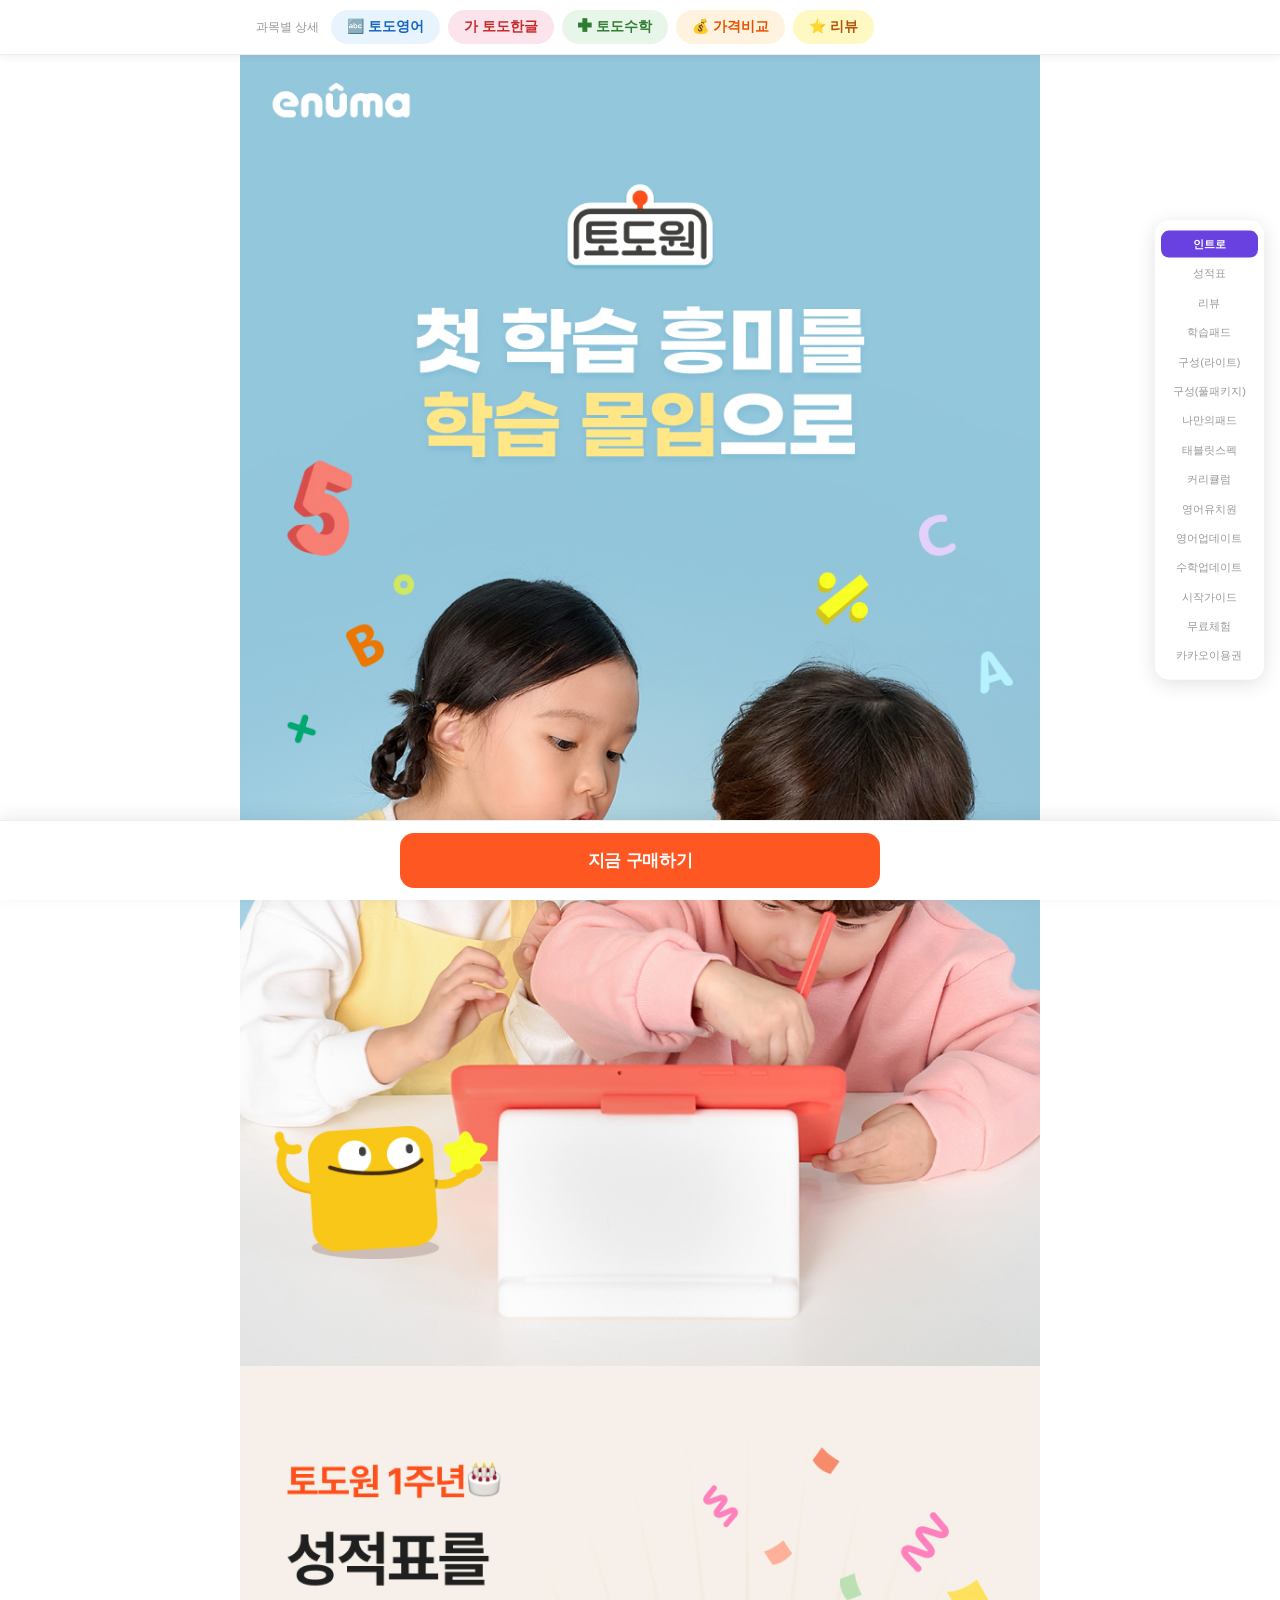
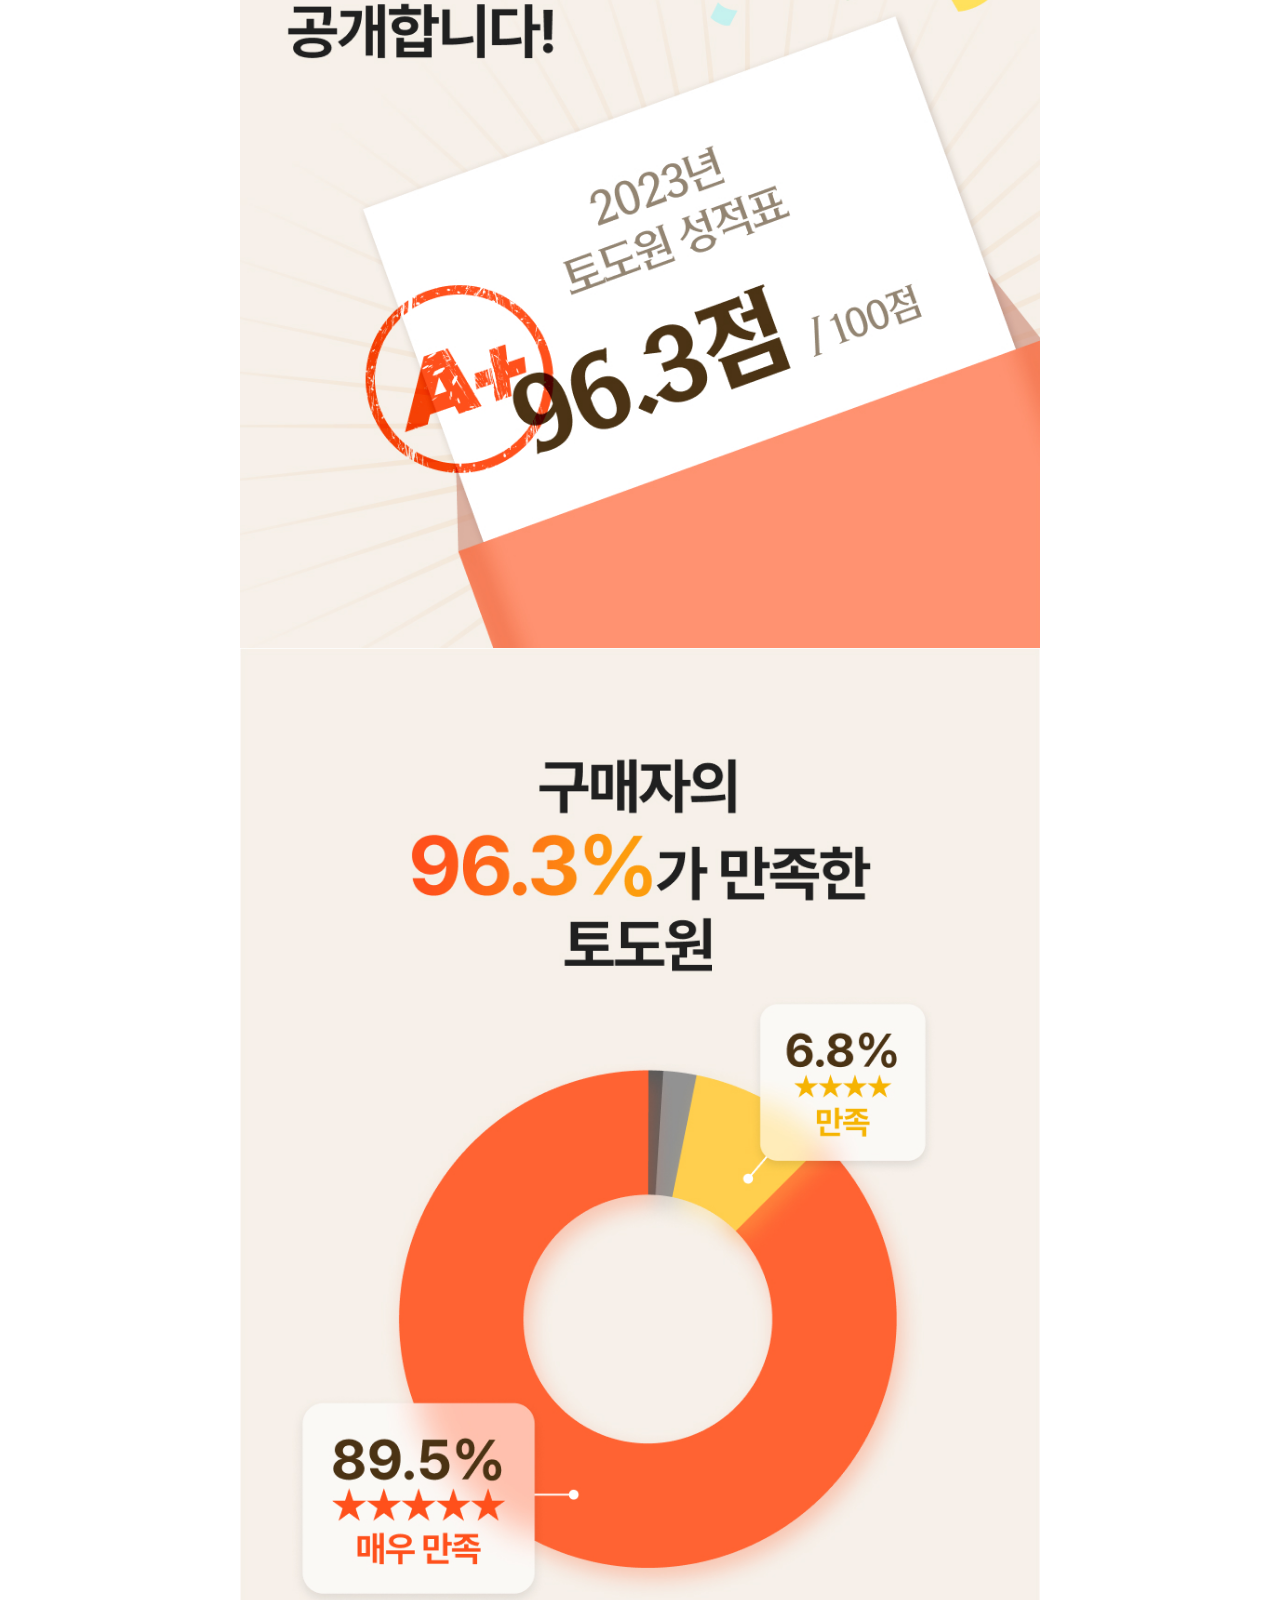
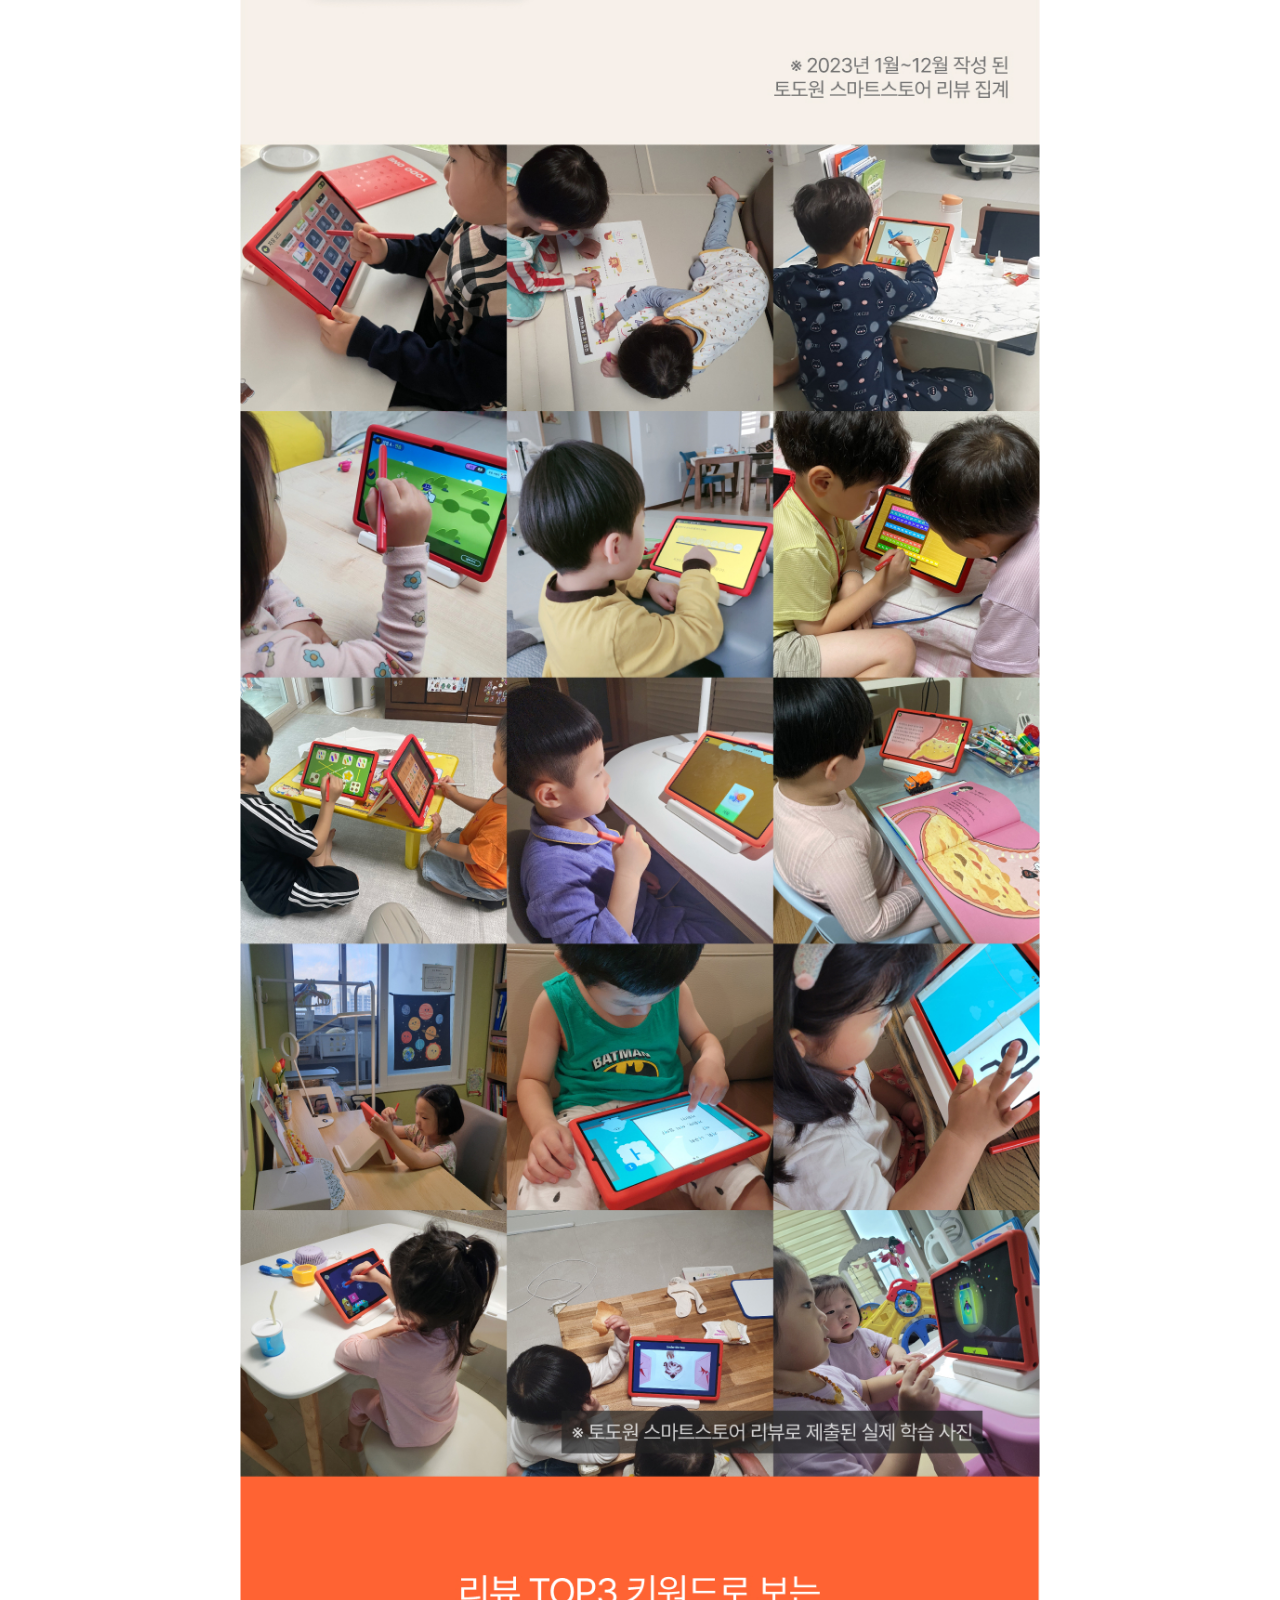
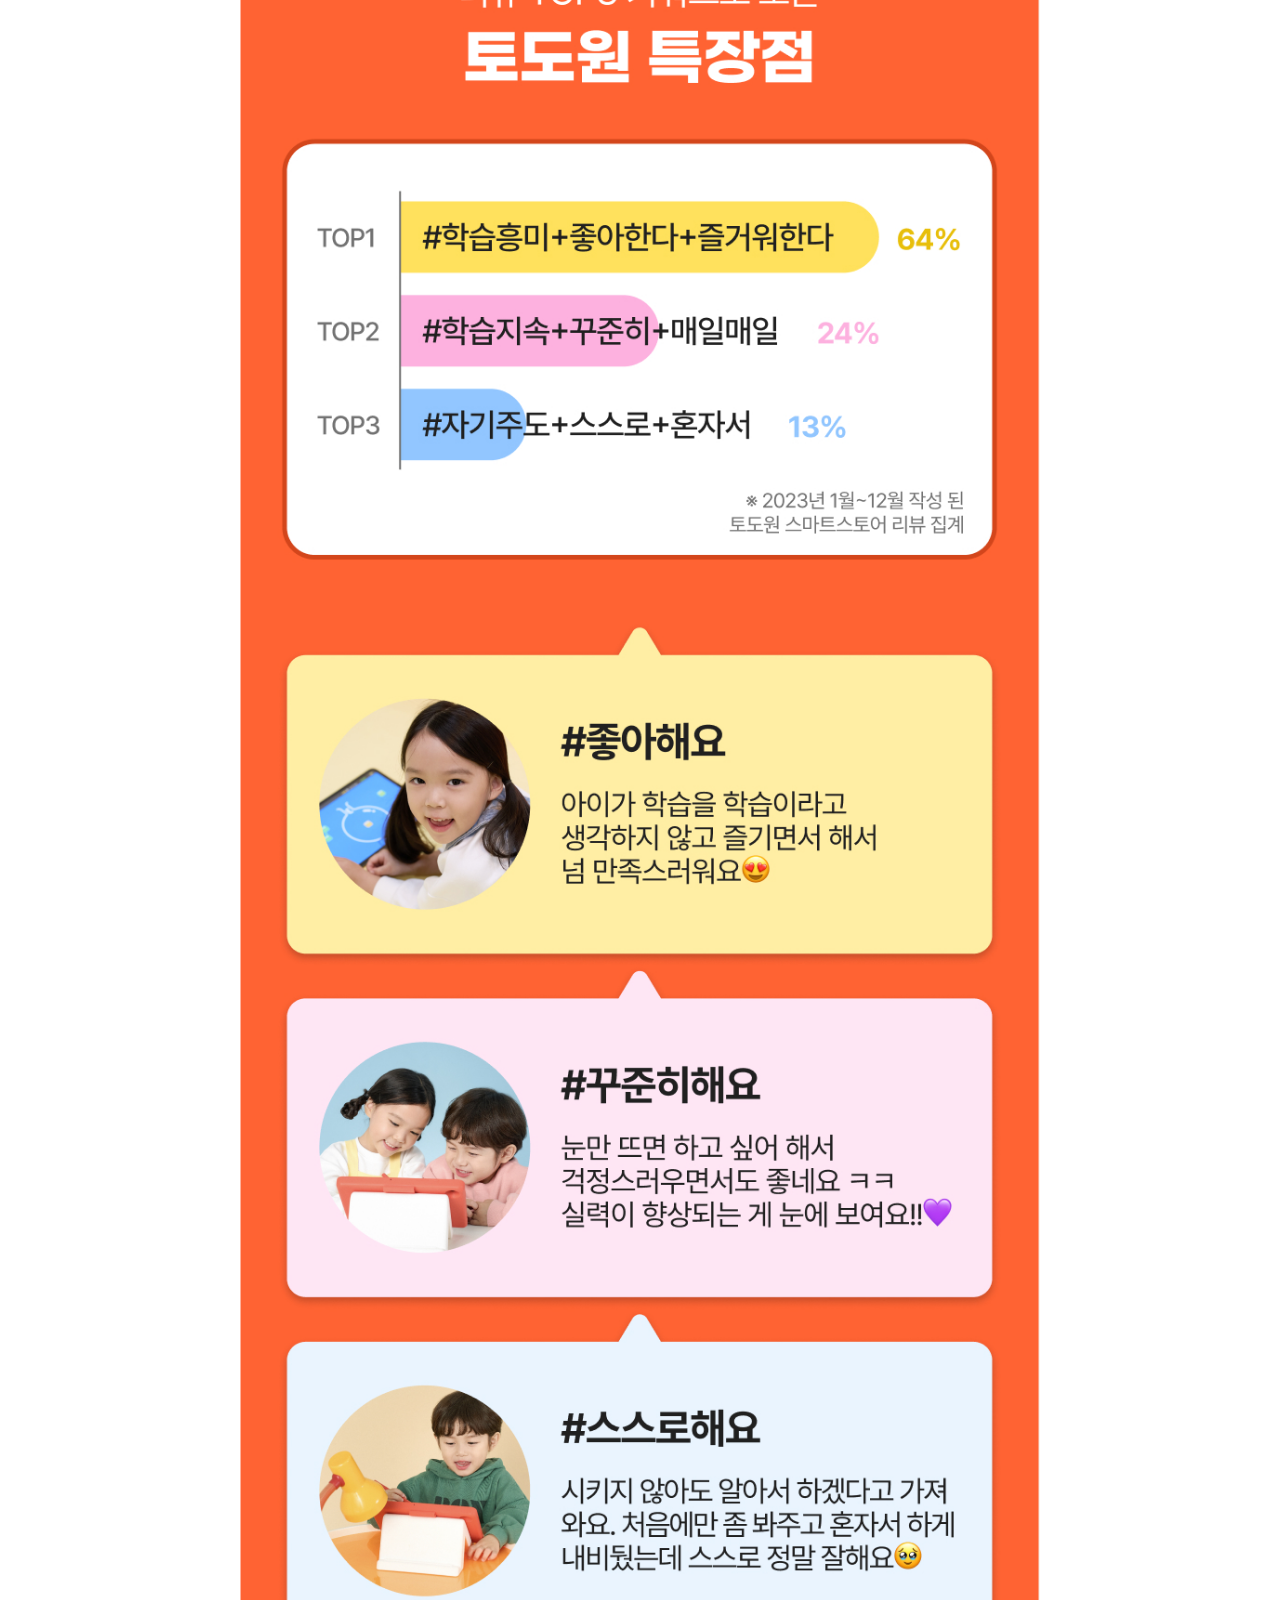
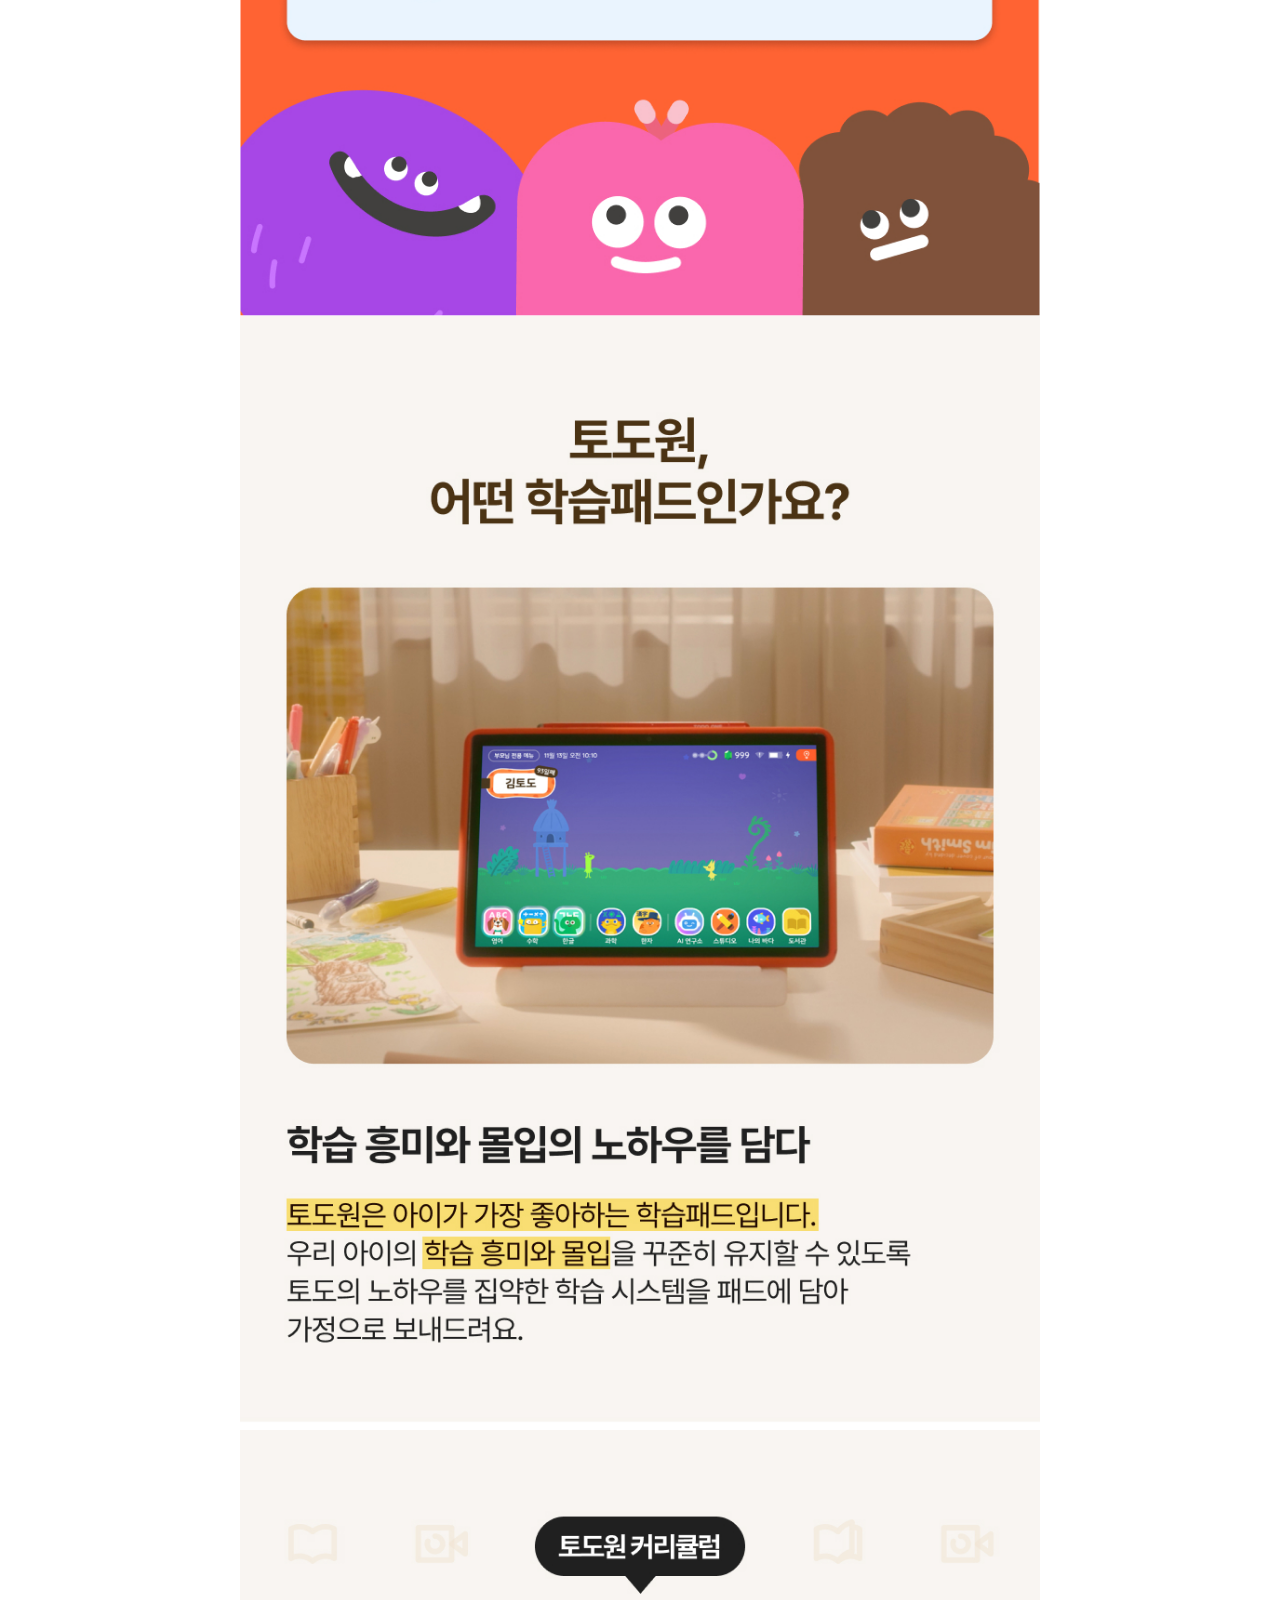
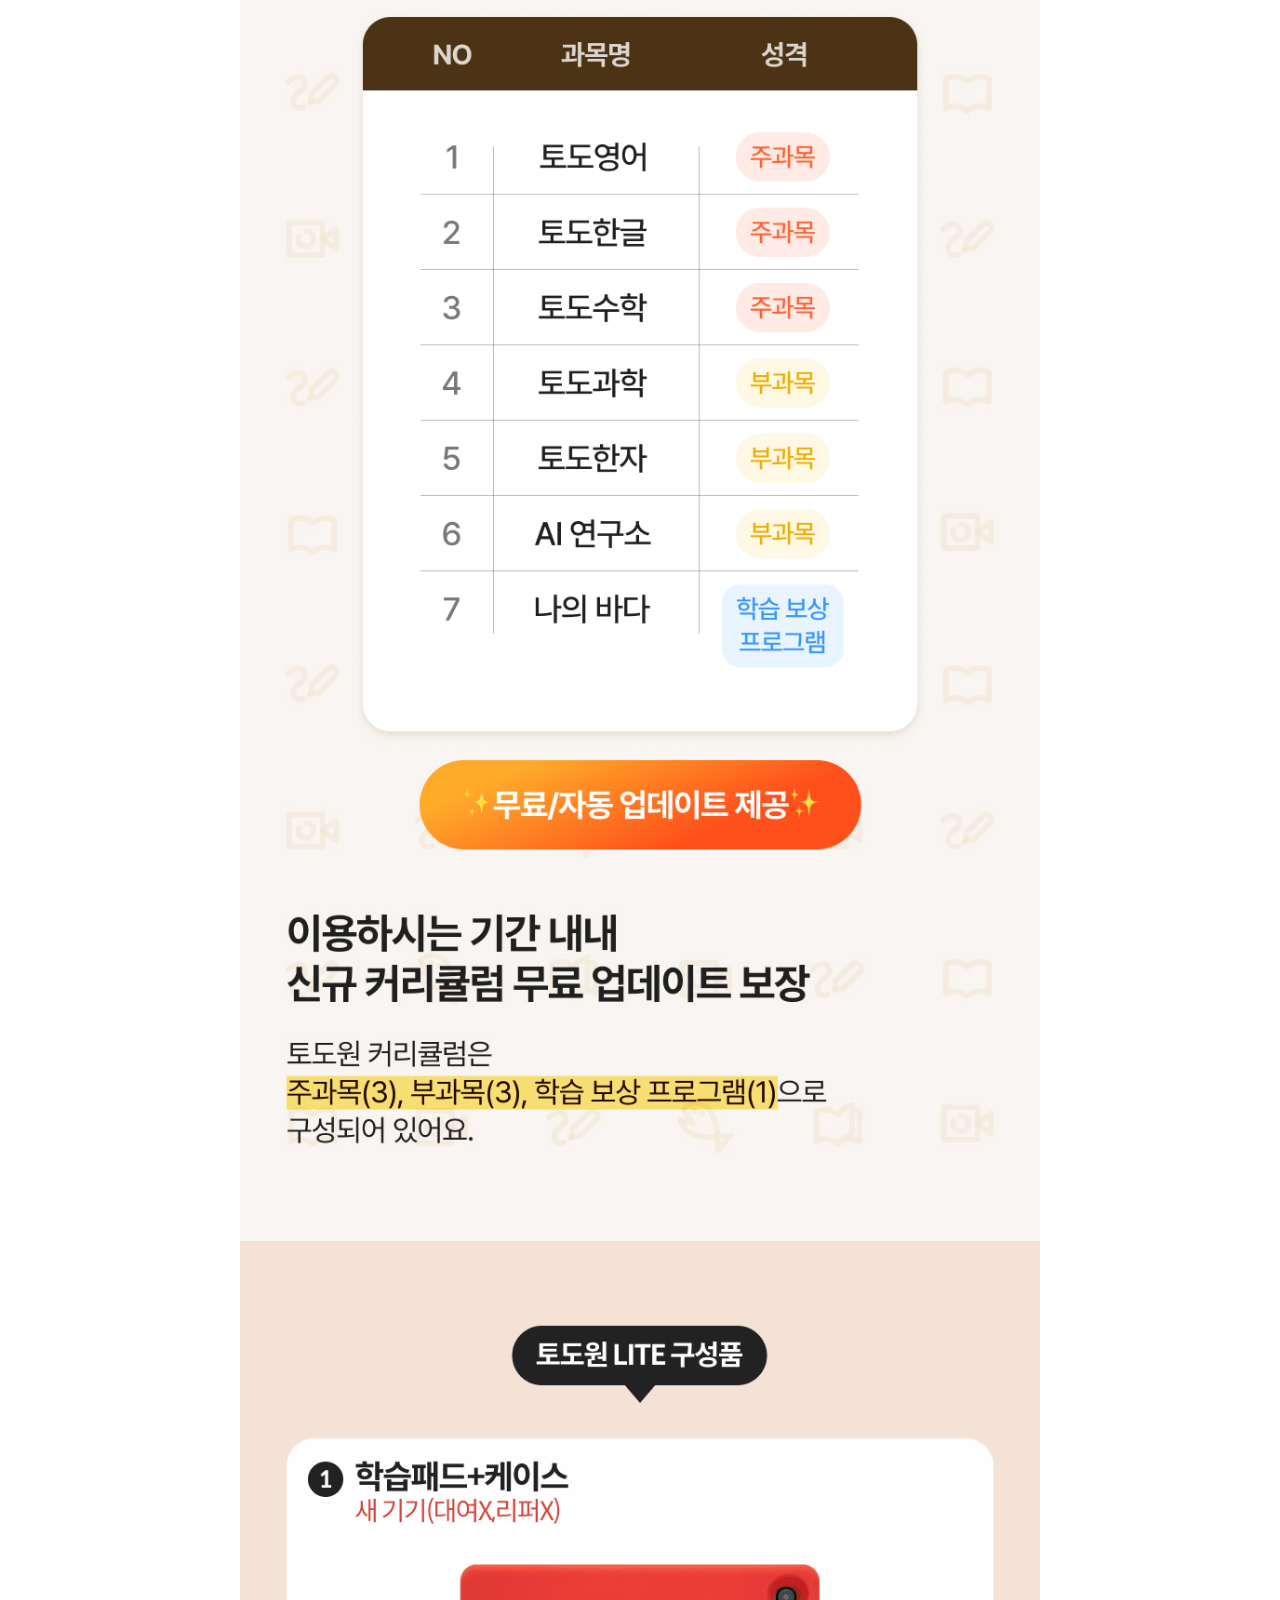
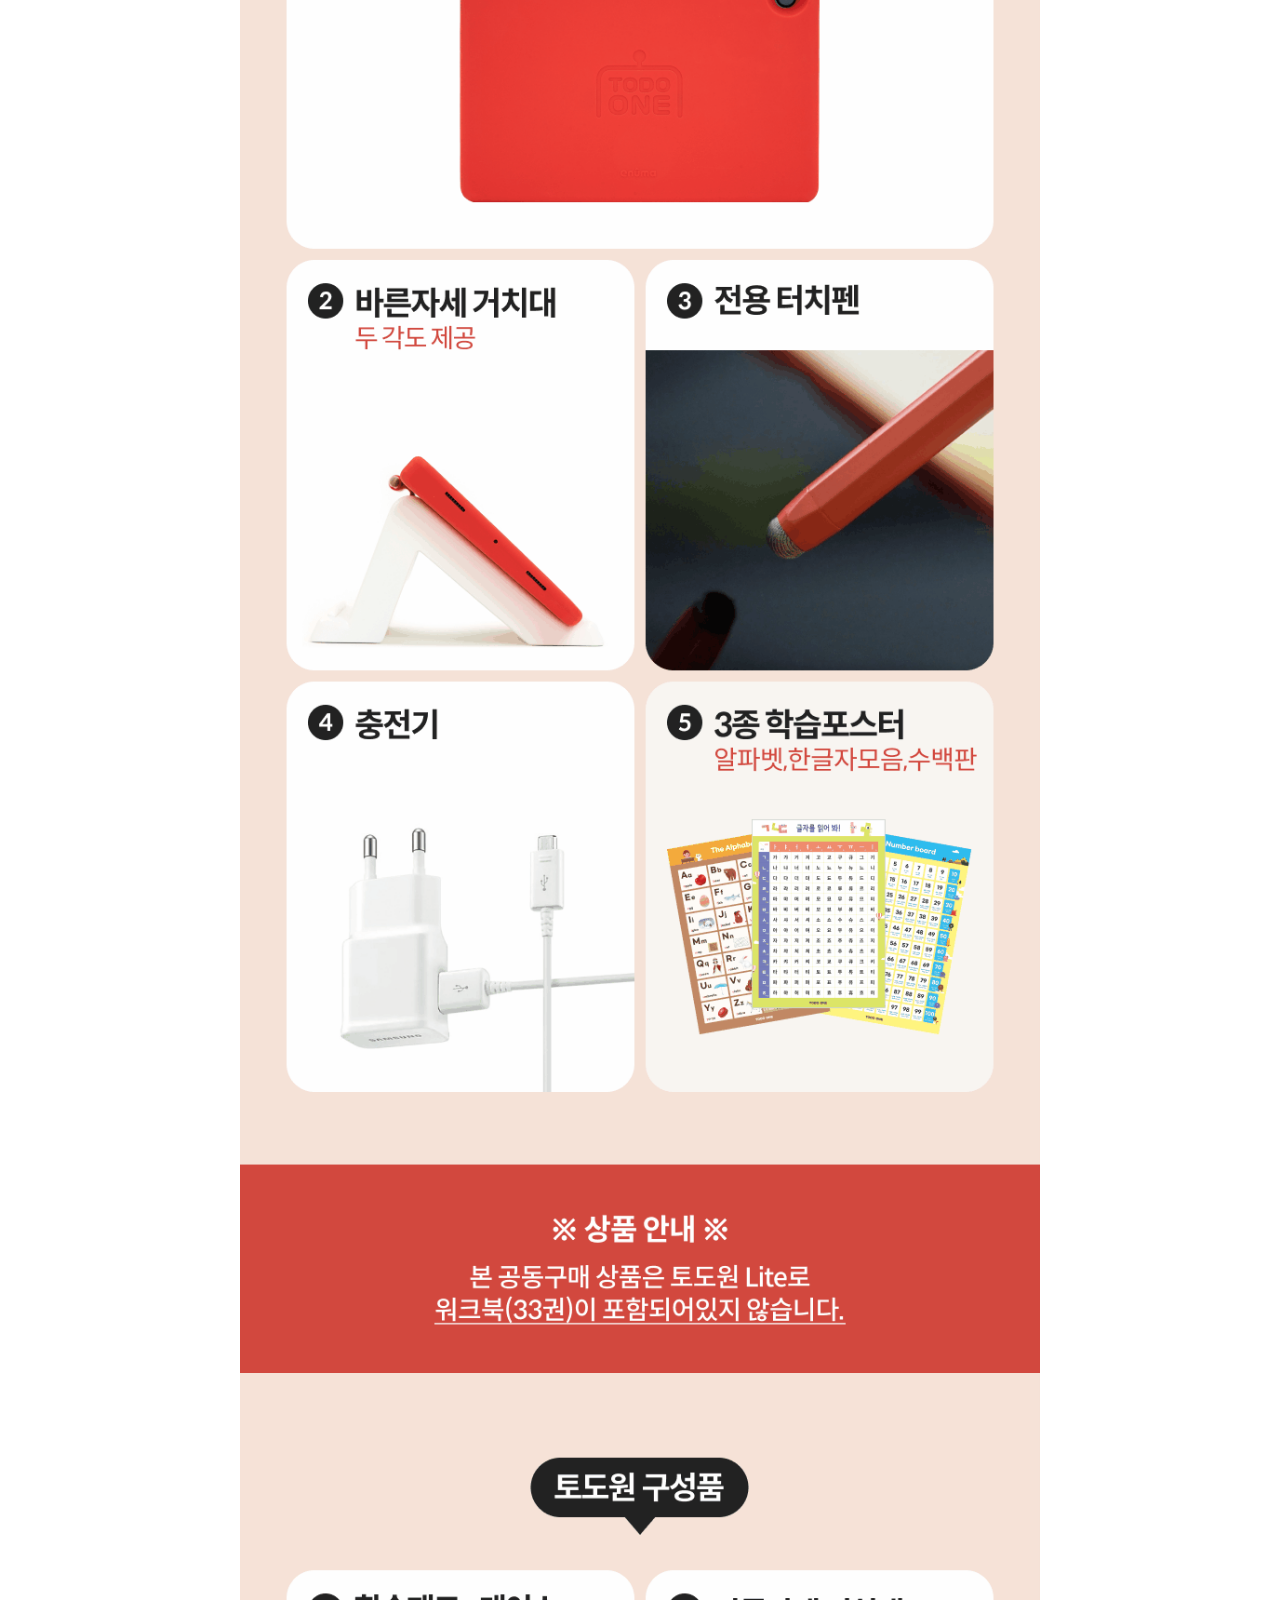
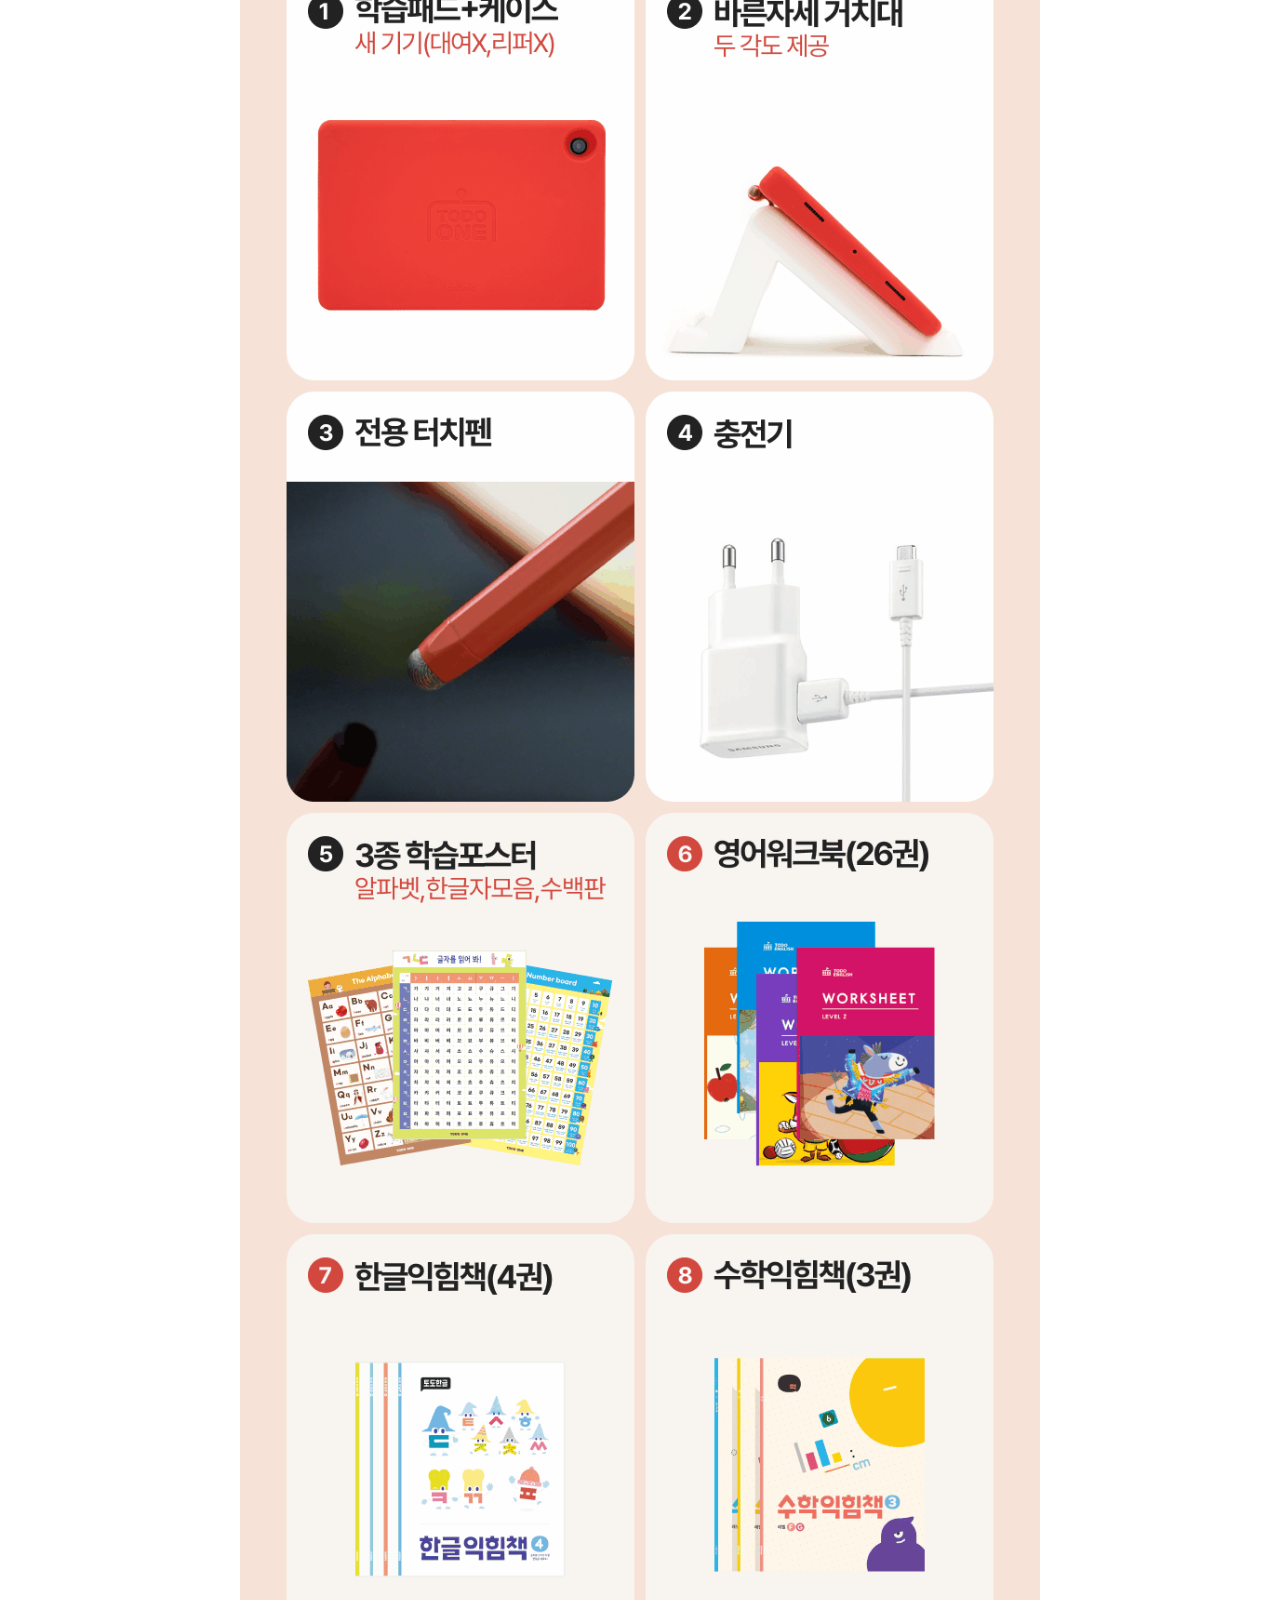
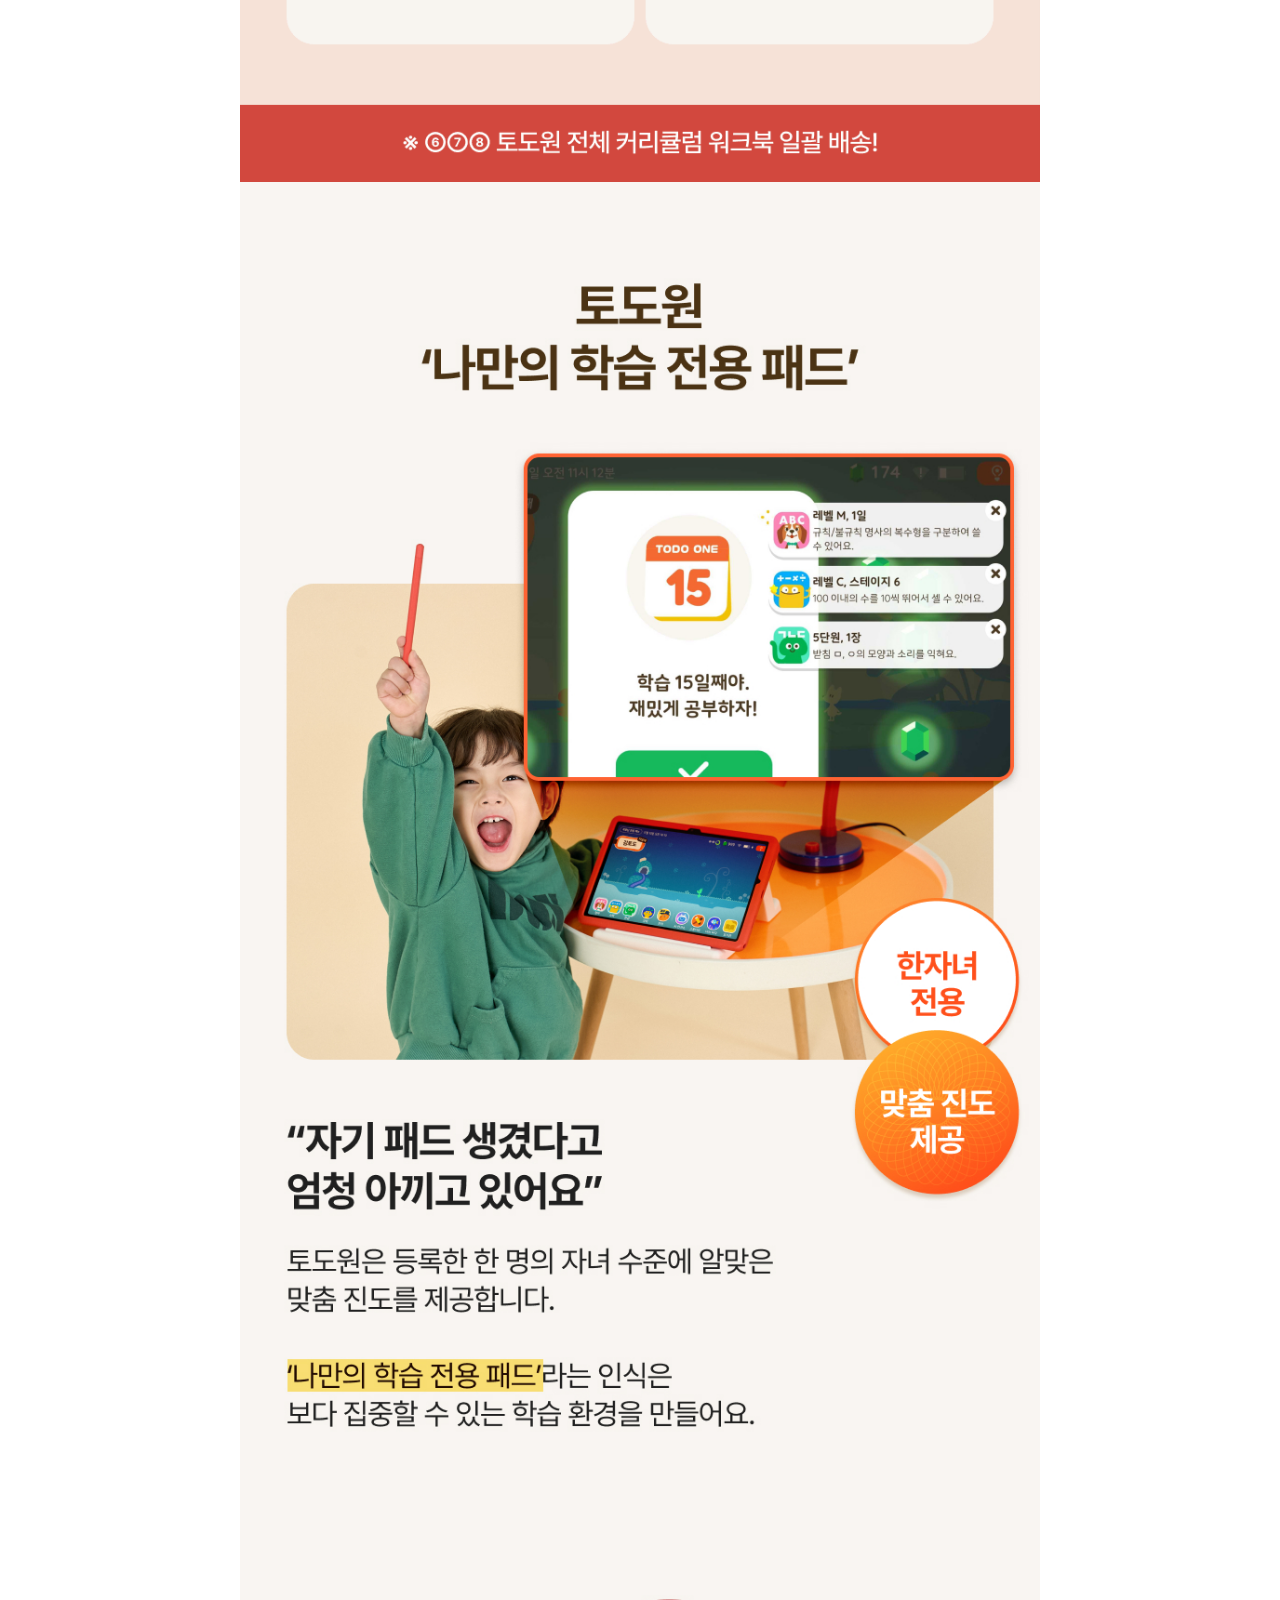
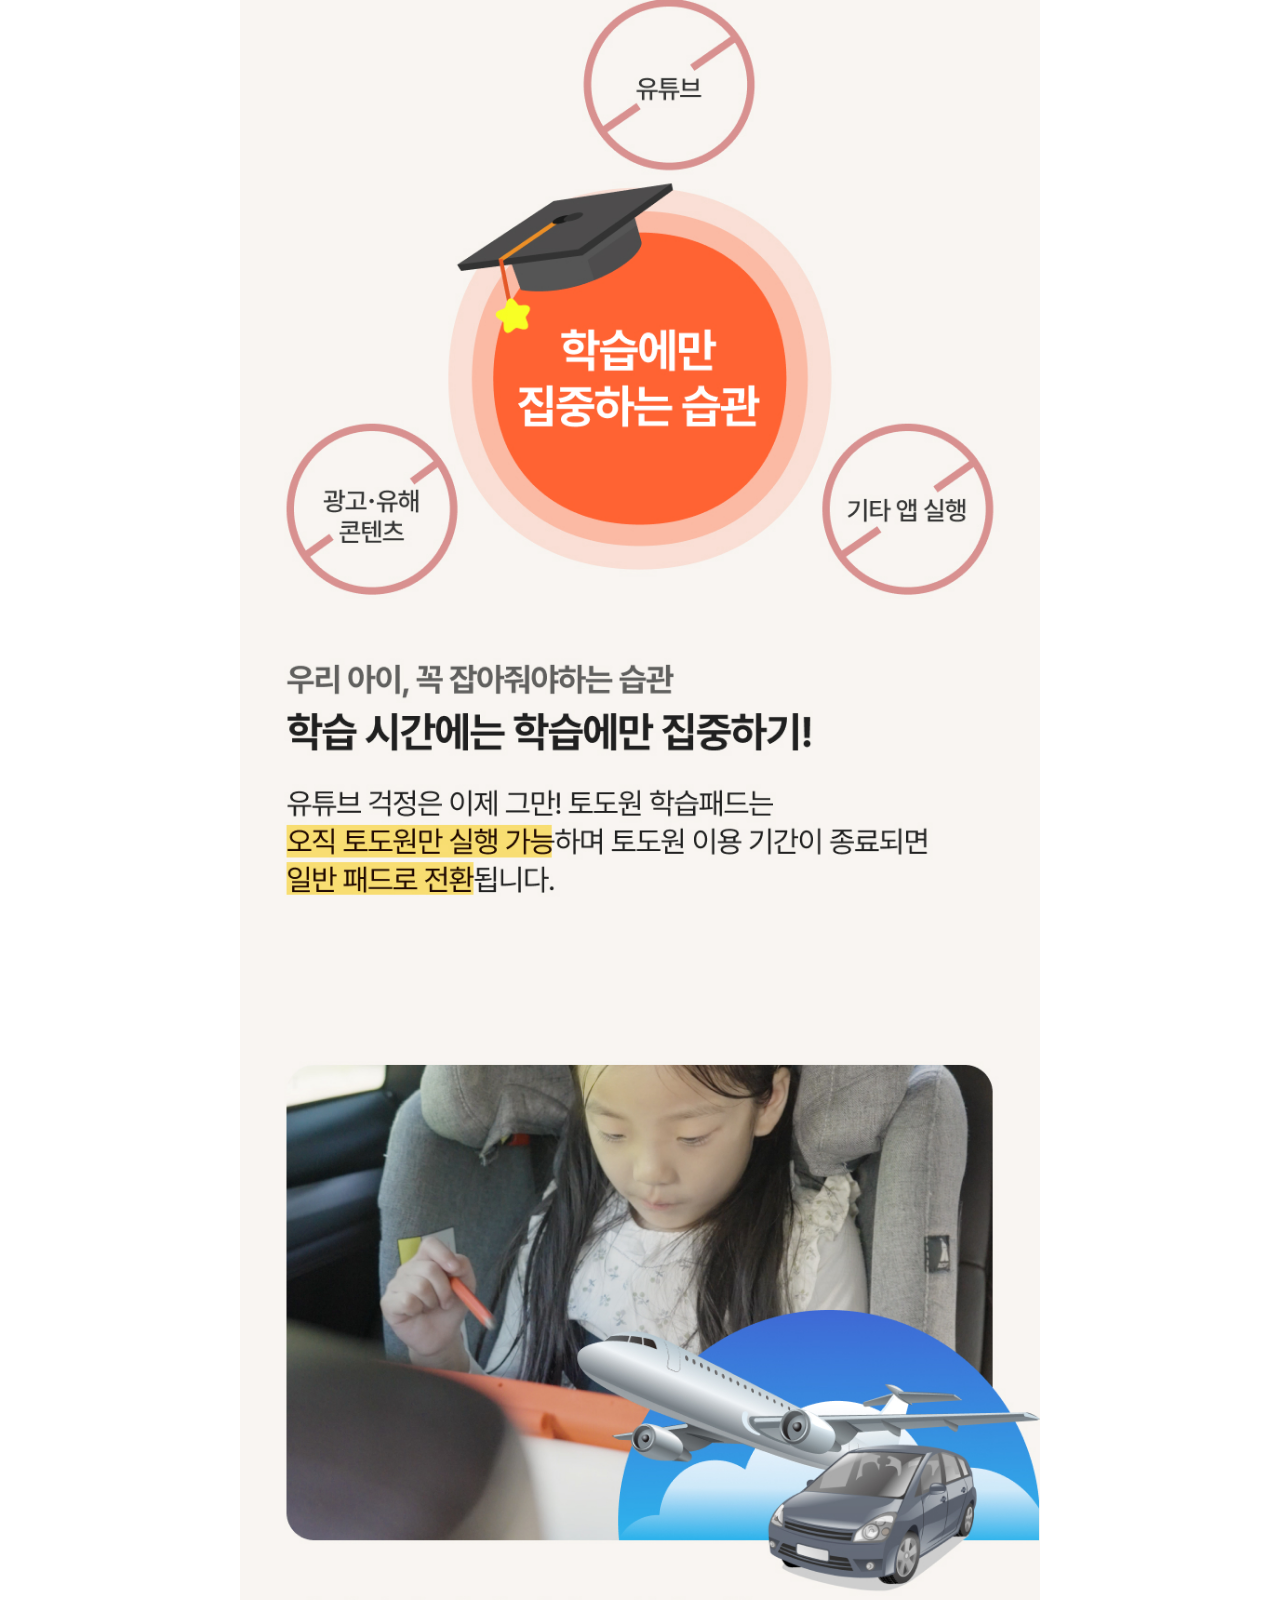
<file: index.html>
<!DOCTYPE html>
<html lang="ko">
<head>
  <meta charset="UTF-8">
  <meta name="viewport" content="width=device-width, initial-scale=1.0">
  <title>토도원 - 아이의 학습을 바꾸는 교육 앱</title>
  <link rel="stylesheet" href="style.css">
</head>
<body>

  <!-- 상단 과목별 네비게이션 -->
  <nav class="subject-nav">
    <div class="subject-nav-inner">
      <span class="nav-label">과목별 상세</span>
      <a href="english.html" class="subject-btn english-btn">🔤 토도영어</a>
      <a href="hangul.html" class="subject-btn hangul-btn">가 토도한글</a>
      <a href="math.html" class="subject-btn math-btn">✚ 토도수학</a>
      <a href="price.html" class="subject-btn price-btn">💰 가격비교</a>
      <a href="review.html" class="subject-btn review-btn">⭐ 리뷰</a>
    </div>
  </nav>

  <main class="detail-wrap">

    <section id="sec-1" data-label="인트로">
      <img src="1_인트로.jpg" alt="토도원 인트로" class="detail-img">
    </section>

    <section id="sec-2" data-label="성적표">
      <img src="2_토도원성적표.jpg" alt="토도원 성적표" class="detail-img">
    </section>

    <section id="sec-3" data-label="리뷰">
      <img src="2-1_토도원리뷰.jpg" alt="토도원 리뷰" class="detail-img">
    </section>

    <section id="sec-4" data-label="학습패드">
      <img src="3_토도원어떤학습패드.jpg" alt="토도원 어떤 학습패드" class="detail-img">
      <img src="3-1_무료업데이트.jpg" alt="무료 업데이트" class="detail-img">
    </section>

    <section id="sec-5" data-label="구성(라이트)">
      <img src="3-3_토도원구성품모음(라이트).gif" alt="토도원 구성품 (라이트)" class="detail-img">
    </section>

    <section id="sec-6" data-label="구성(풀패키지)">
      <img src="3-3_토도원구성품모음(풀패키지).gif" alt="토도원 구성품 (풀패키지)" class="detail-img">
    </section>

    <section id="sec-7" data-label="나만의패드">
      <img src="4_나만의학습전용패드.jpg" alt="나만의 학습 전용 패드" class="detail-img">
      <img src="4-1_학습습관.jpg" alt="학습 습관" class="detail-img">
      <img src="4-2_와이파이없이.jpg" alt="와이파이 없이 학습" class="detail-img">
    </section>

    <section id="sec-8" data-label="태블릿스펙">
      <img src="5_태블릿스팩.jpg" alt="태블릿 스펙" class="detail-img">
    </section>

    <section id="sec-9" data-label="커리큘럼">
      <img src="6_토도원커리큘럼.gif" alt="토도원 커리큘럼" class="detail-img">
      <img src="6-1_토도원커리큘럼.jpg" alt="토도원 커리큘럼 상세" class="detail-img">
    </section>

    <section id="sec-10" data-label="영어유치원">
      <img src="7_영어유치원모드.gif" alt="영어 유치원 모드" class="detail-img">
    </section>

    <section id="sec-11" data-label="영어업데이트">
      <img src="8_영어업데이트.gif" alt="영어 업데이트" class="detail-img">
    </section>

    <section id="sec-12" data-label="수학업데이트">
      <img src="9_수학업데이트.gif" alt="수학 업데이트" class="detail-img">
    </section>

    <section id="sec-13" data-label="시작가이드">
      <img src="10_시작가이드.jpg" alt="시작 가이드" class="detail-img">
    </section>

    <section id="sec-14" data-label="무료체험">
      <div class="free-trial-section">
        <h2 class="trial-title">무료체험 앱 다운로드</h2>
        <p class="trial-desc">무료체험 코드를 입력하고 앱을 다운로드하세요</p>
        <div class="trial-input-wrap">
          <input
            type="text"
            id="trialCode"
            class="trial-input"
            placeholder="체험 코드를 입력하세요"
            autocomplete="off"
            autocapitalize="none"
          >
          <button id="downloadBtn" class="trial-btn" onclick="handleDownload()">
            앱 다운로드
          </button>
        </div>
        <p id="trialError" class="trial-error" style="display:none;">유효하지 않은 코드입니다. 다시 확인해 주세요.</p>
      </div>
    </section>

    <section id="sec-15" data-label="카카오이용권">
      <img src="11_카카오톡이용권발송.jpg" alt="카카오톡 이용권 발송" class="detail-img">
    </section>

    <div class="bottom-spacer"></div>

  </main>

  <!-- 하단 고정 구매 버튼 -->
  <div class="sticky-bar">
    <a href="https://todo-one.com/" class="buy-btn">지금 구매하기</a>
  </div>

  <!-- 앱 선택 모달 (PC용) -->
  <div id="storeModal" class="modal-overlay" style="display:none;" onclick="closeModal(event)">
    <div class="modal-box">
      <p class="modal-title">앱 다운로드</p>
      <p class="modal-desc">다운로드할 플랫폼을 선택하세요</p>
      <div class="modal-buttons">
        <a id="iosBtn" href="#" class="modal-store-btn ios-btn" target="_blank">
          App Store<br><span>iOS / iPadOS</span>
        </a>
        <a id="androidBtn" href="#" class="modal-store-btn android-btn" target="_blank">
          Play Store<br><span>Android</span>
        </a>
      </div>
      <button class="modal-close" onclick="document.getElementById('storeModal').style.display='none'">닫기</button>
    </div>
  </div>

  <script src="script.js"></script>
</body>
</html>
</file>
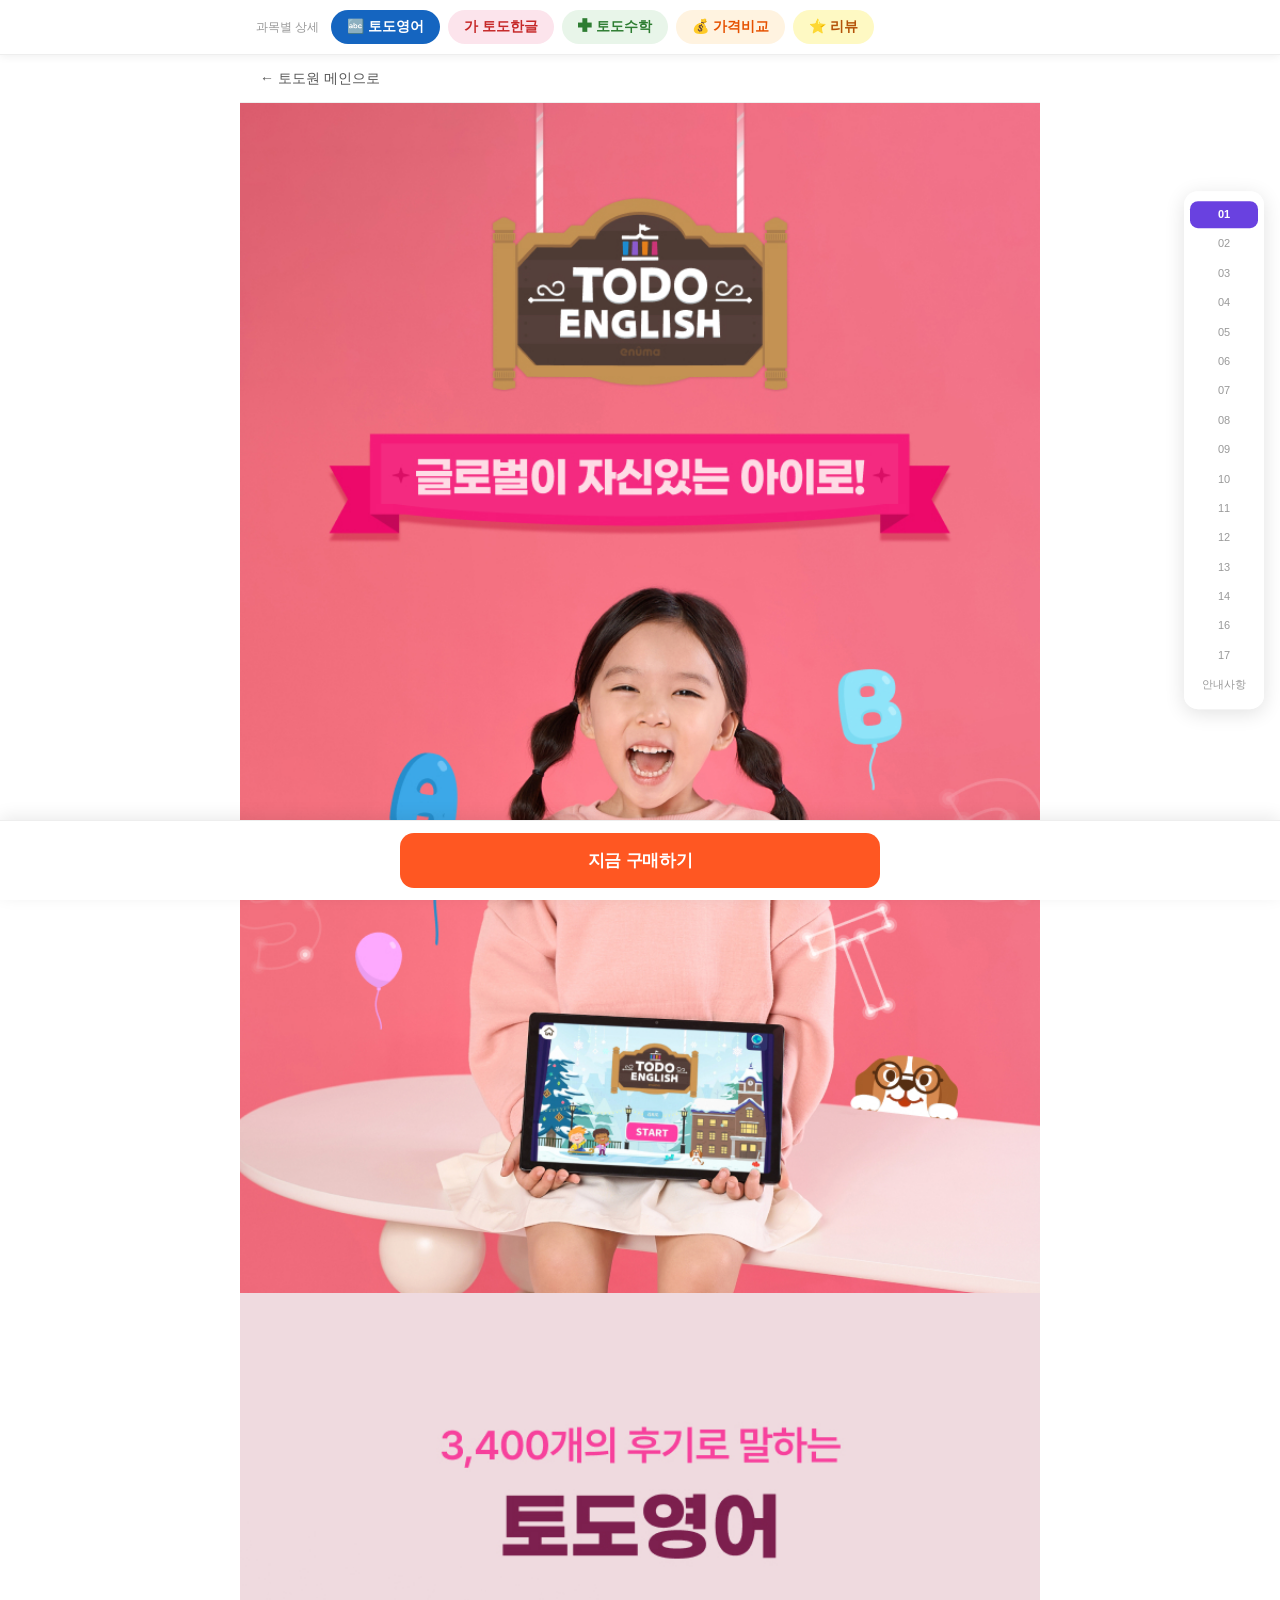
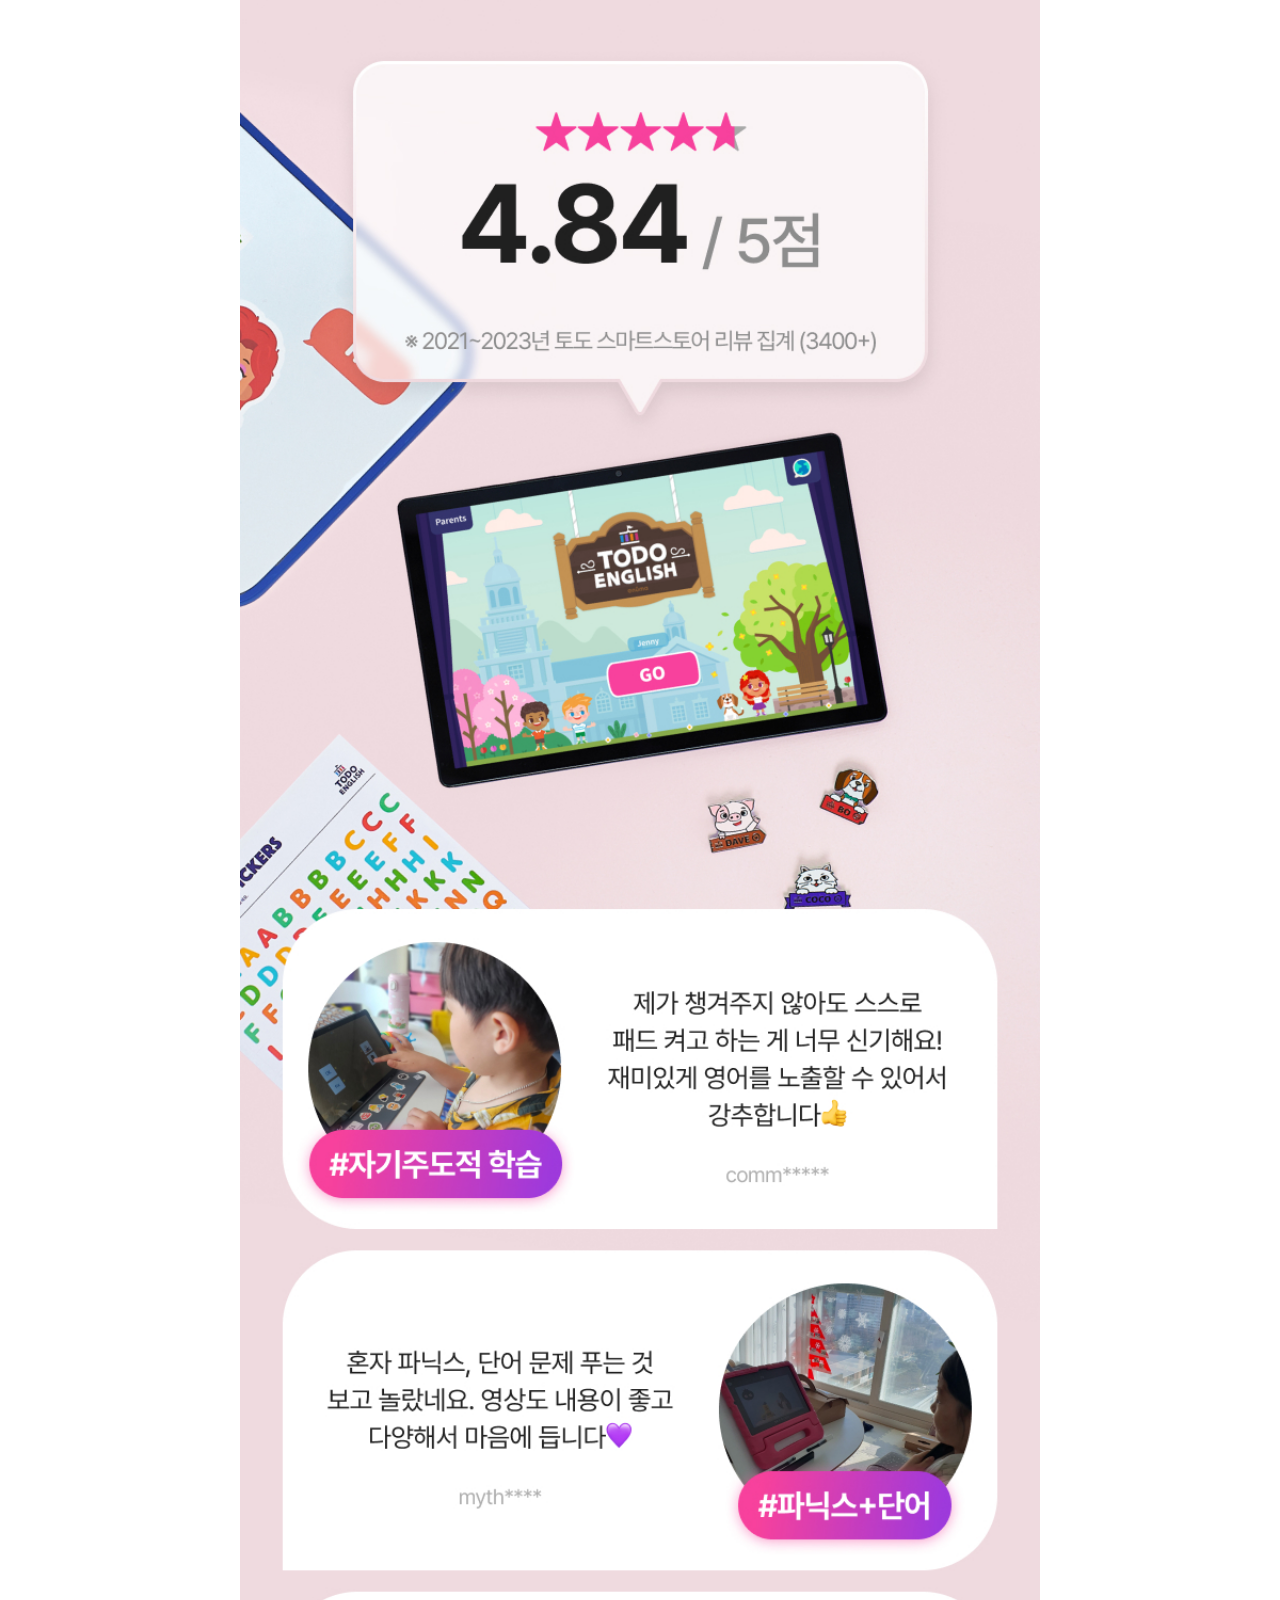
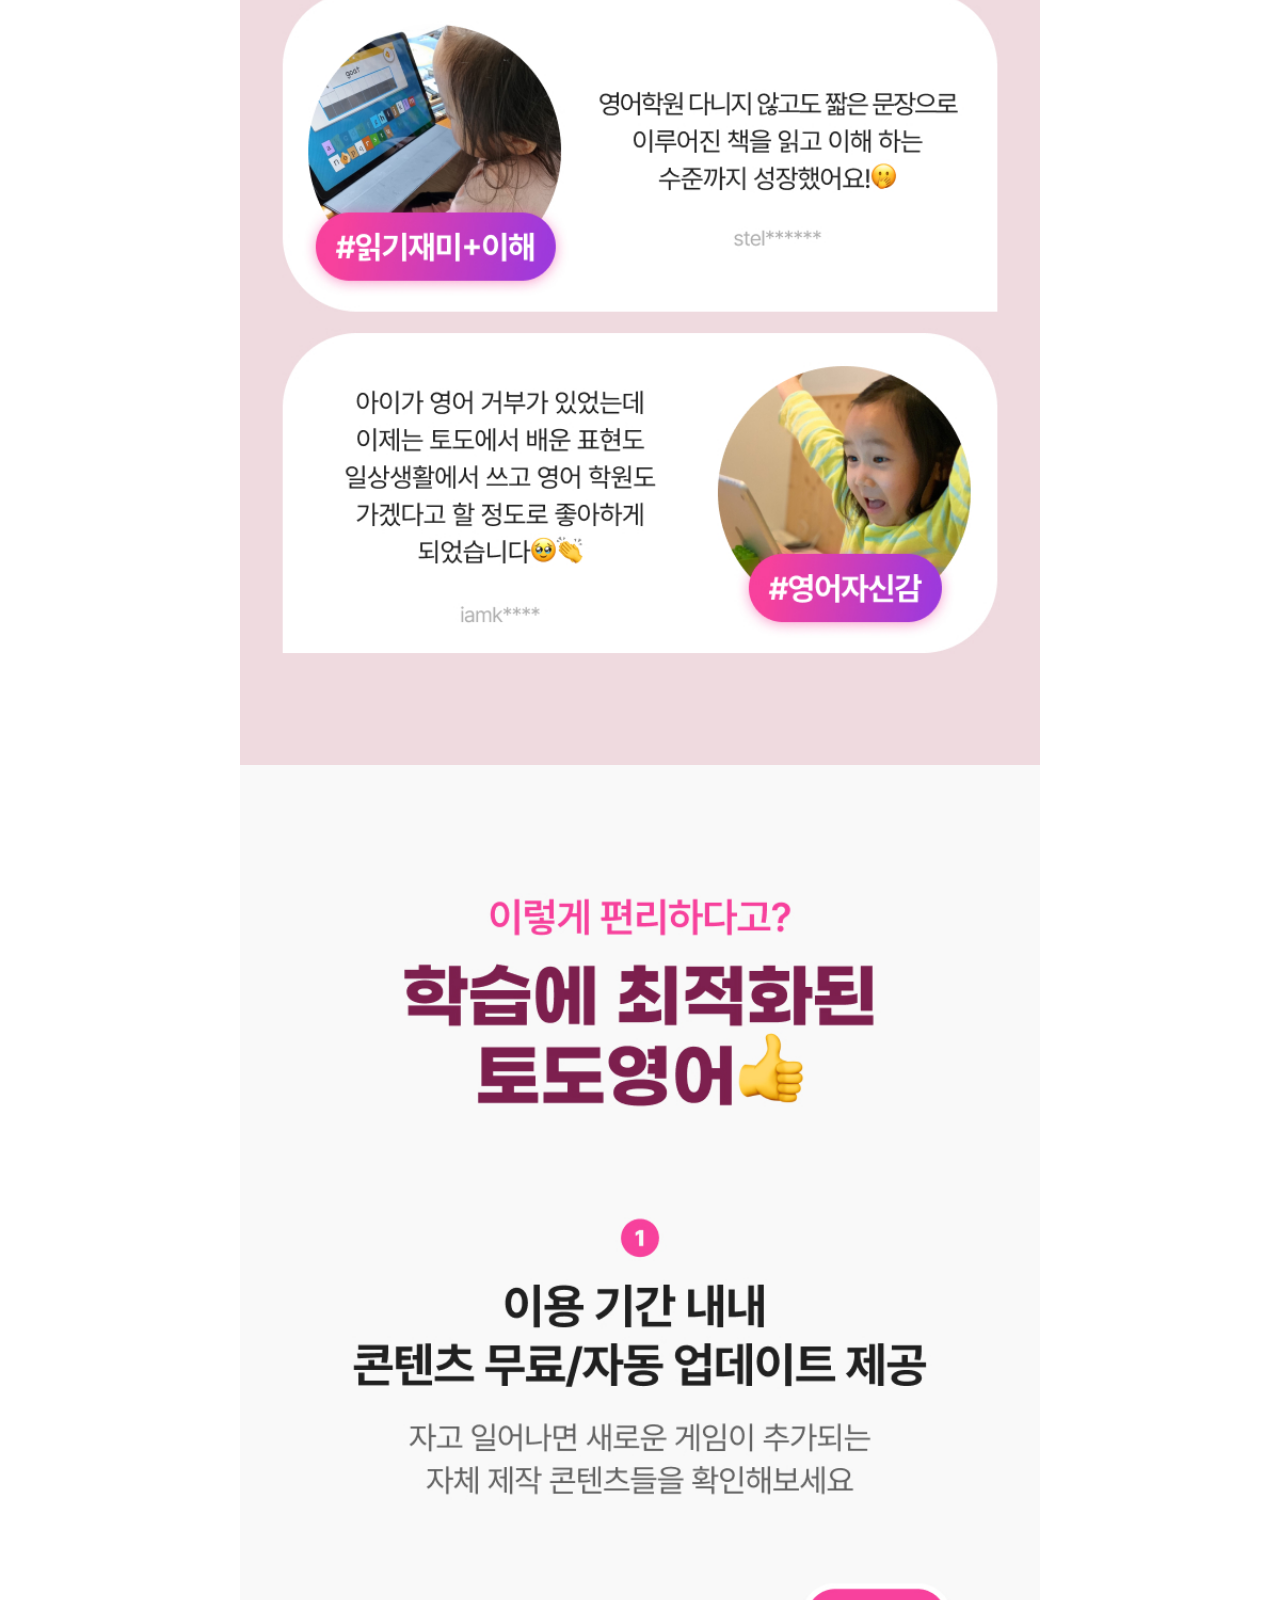
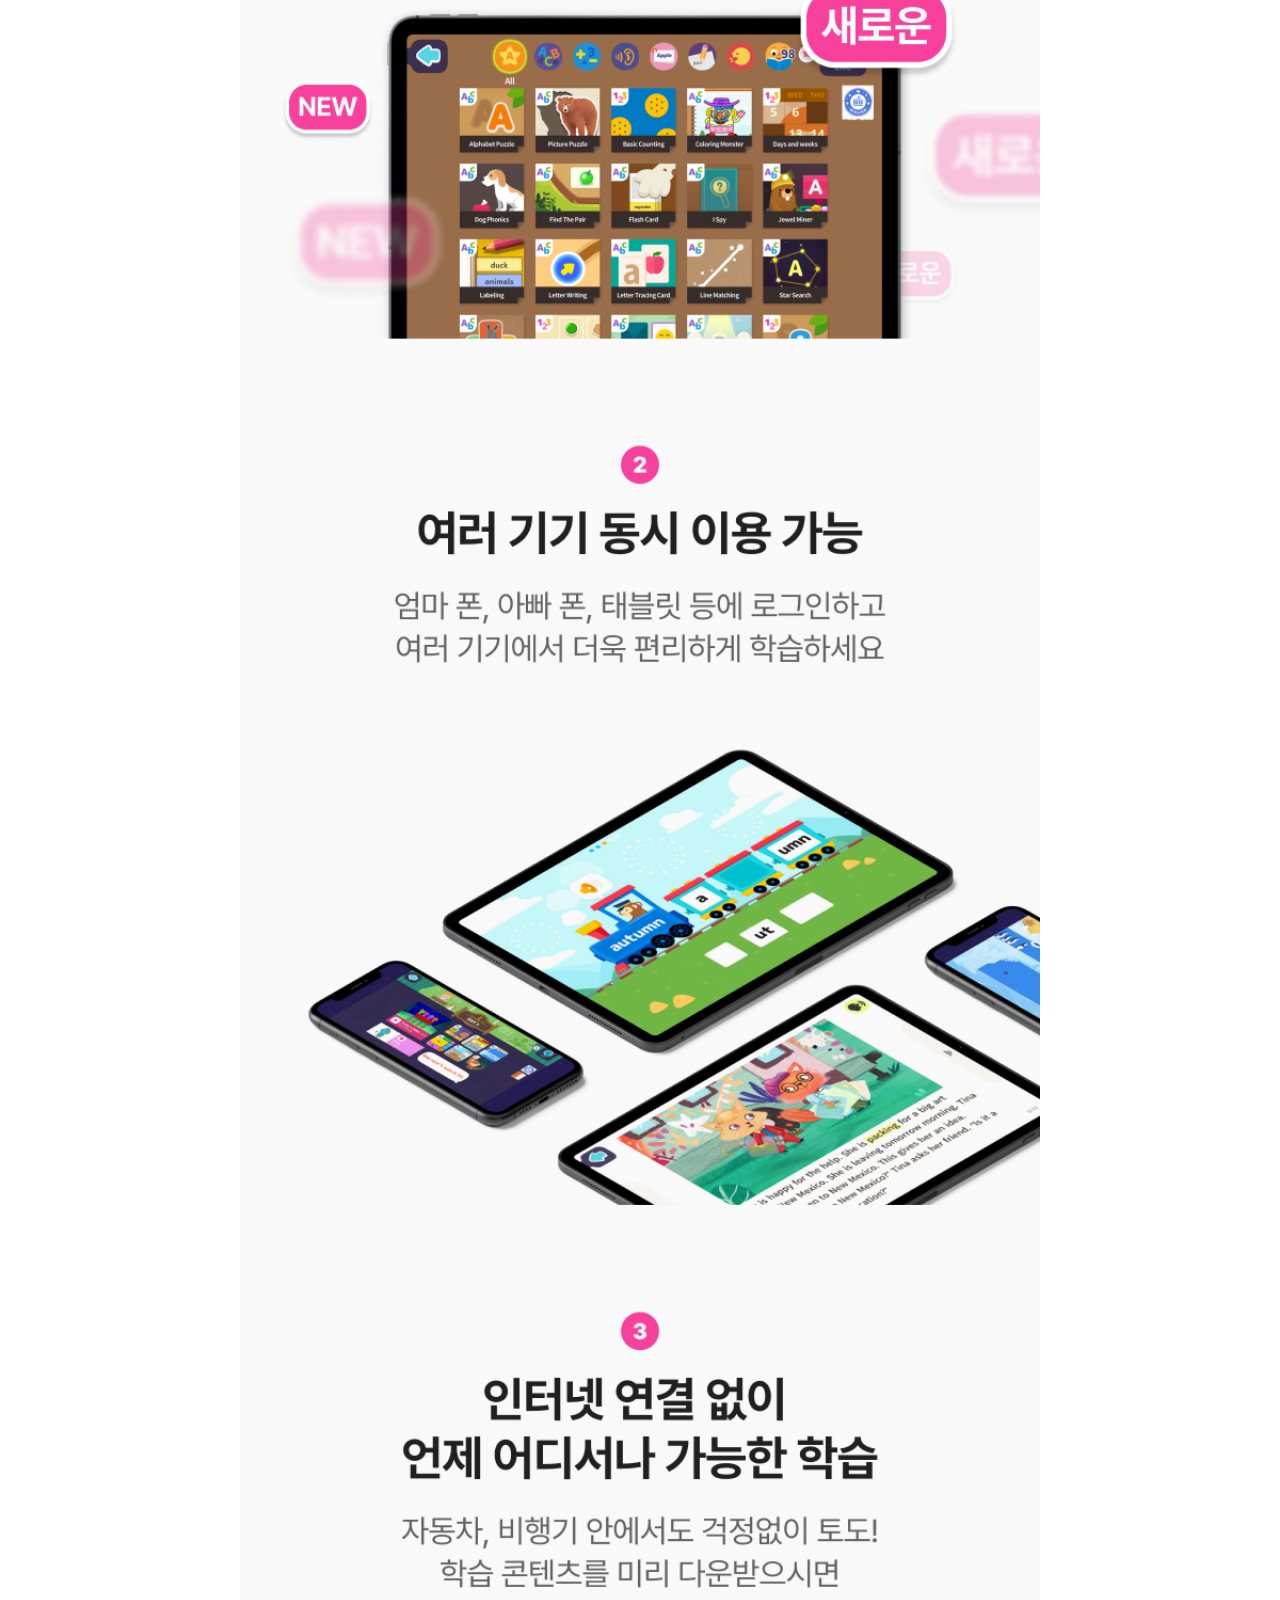
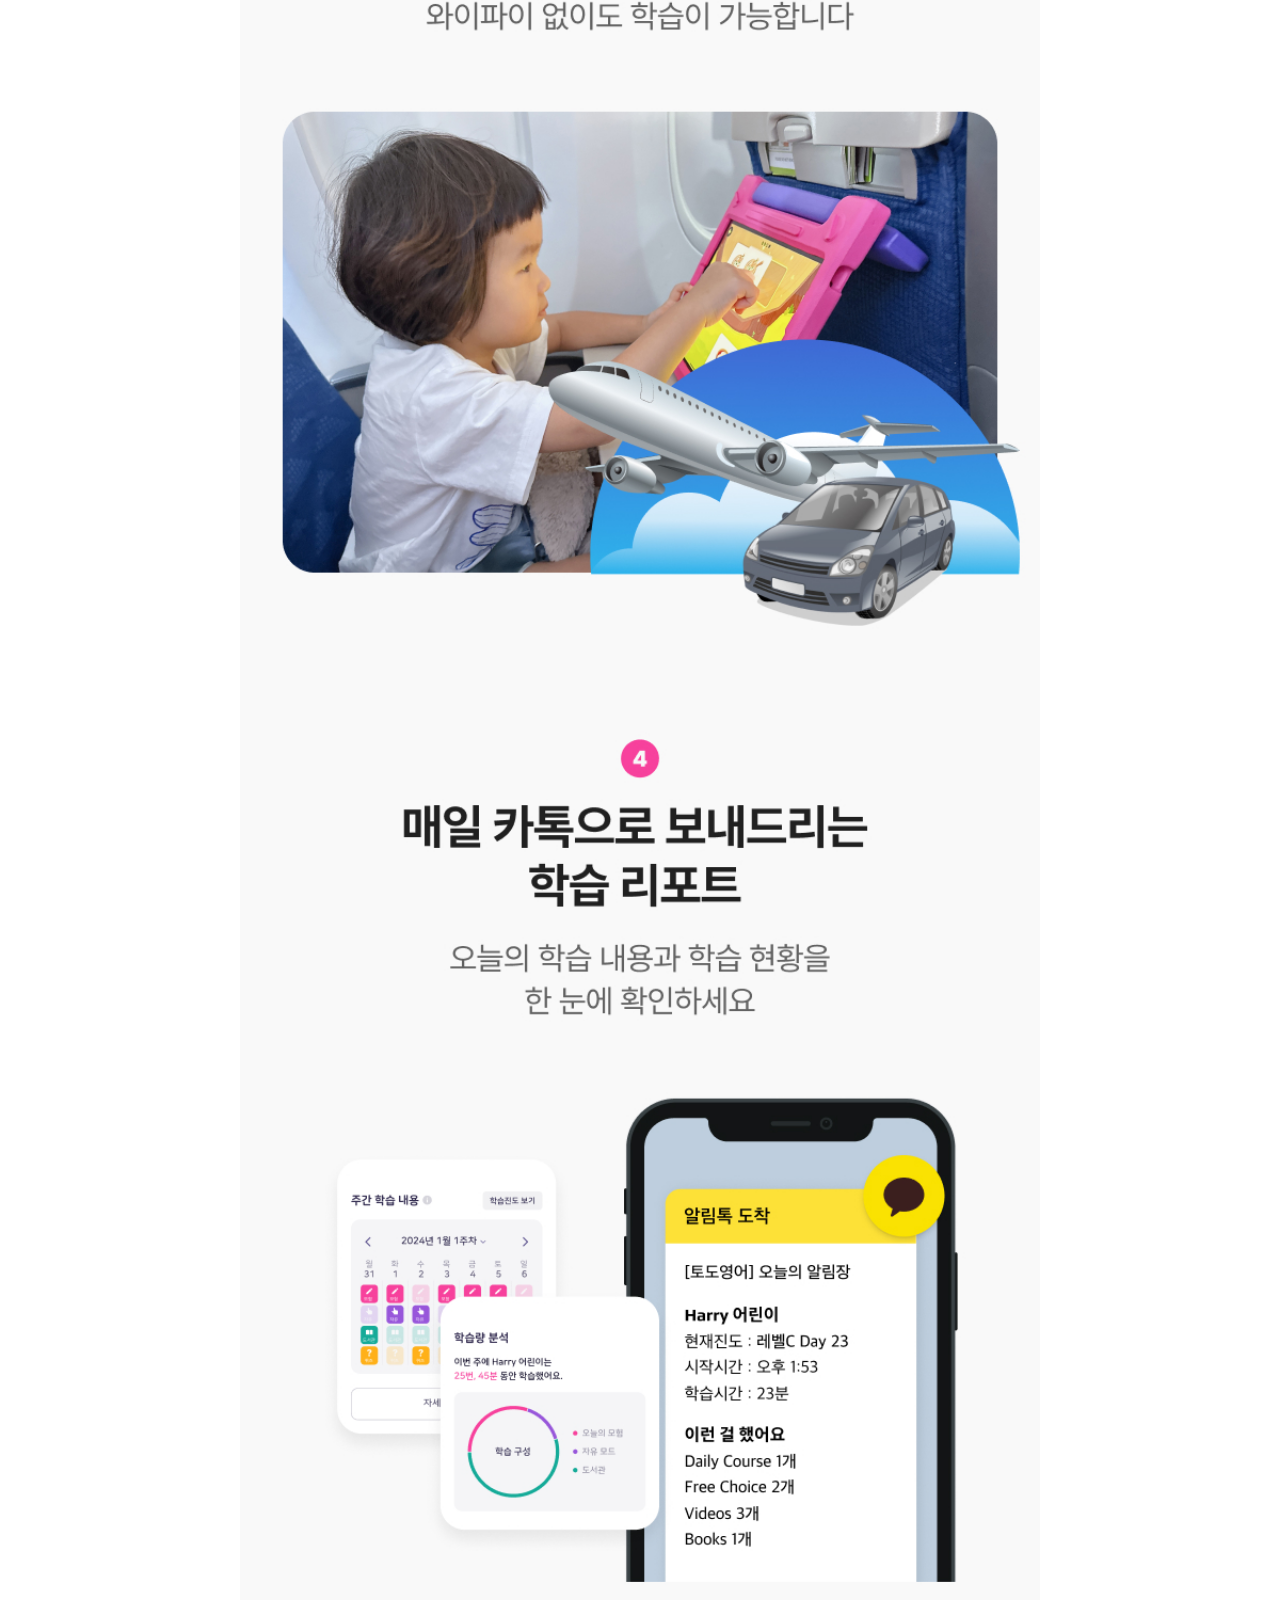
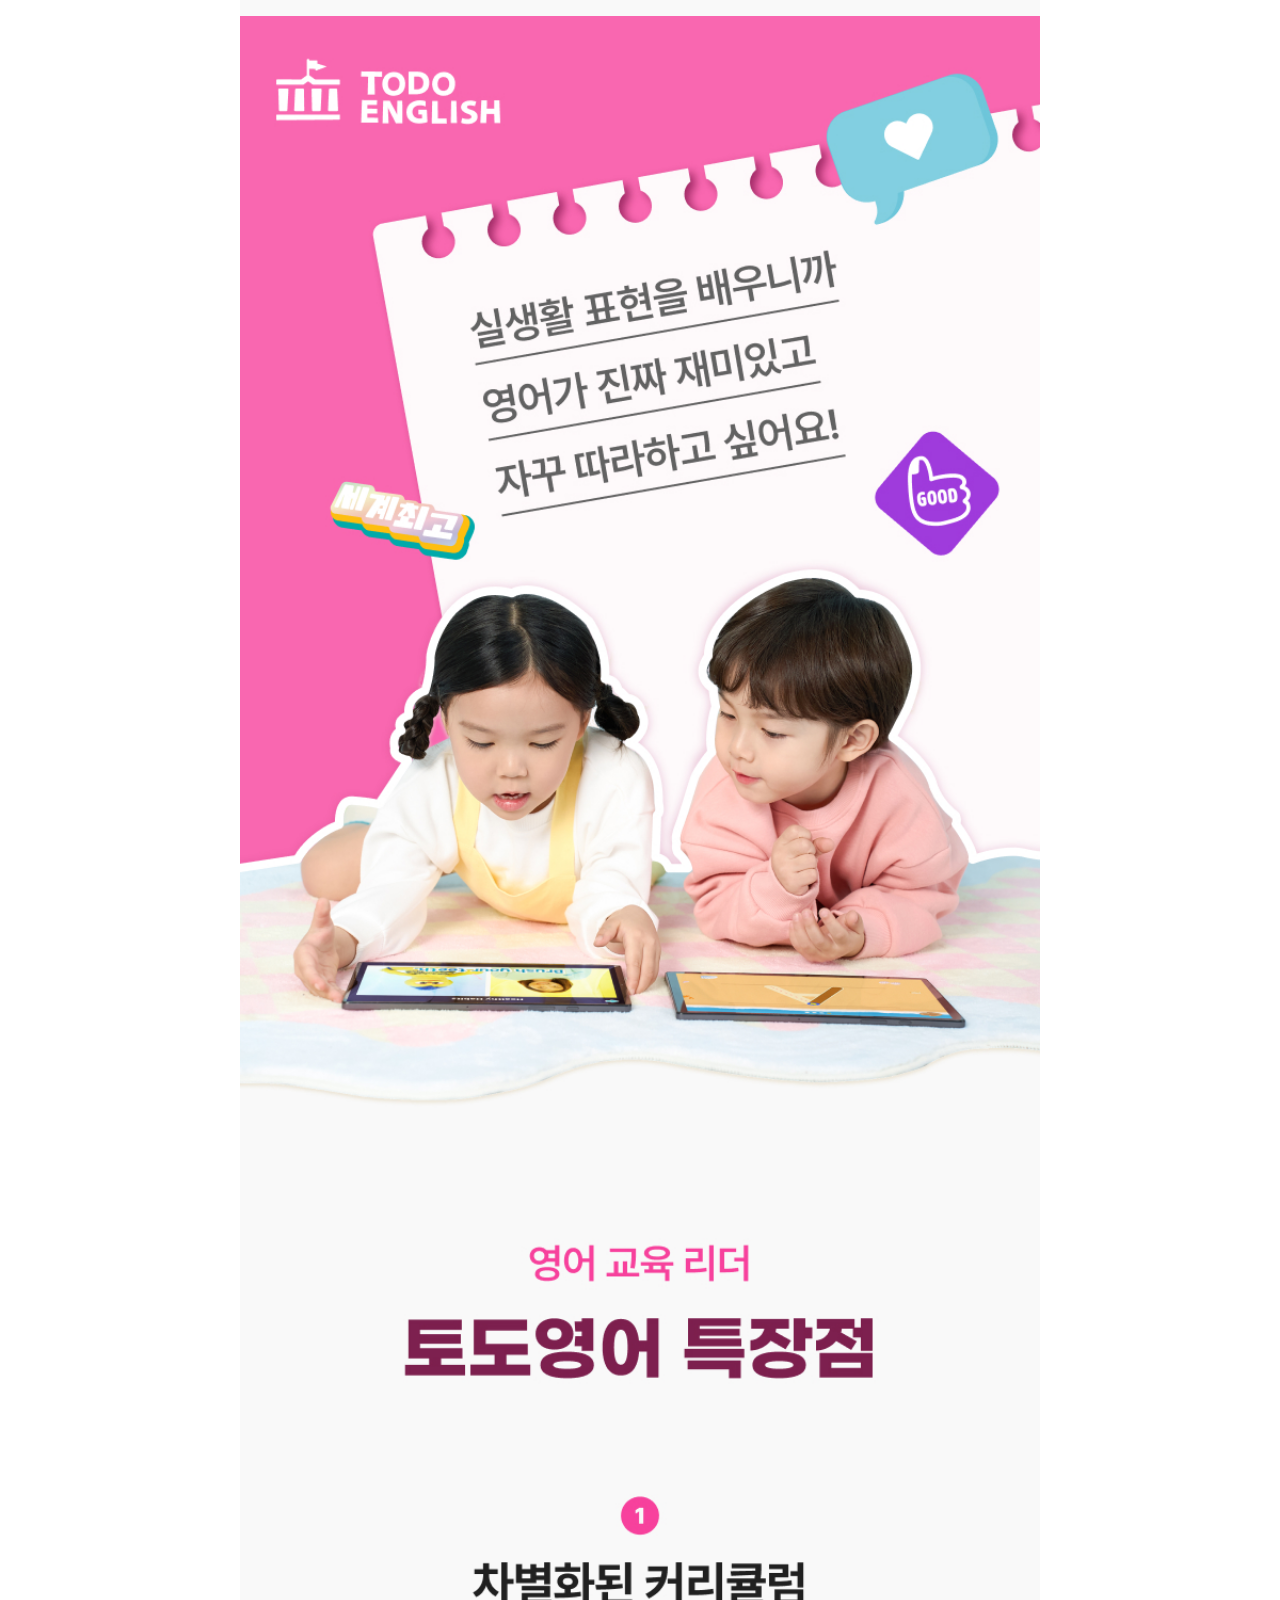
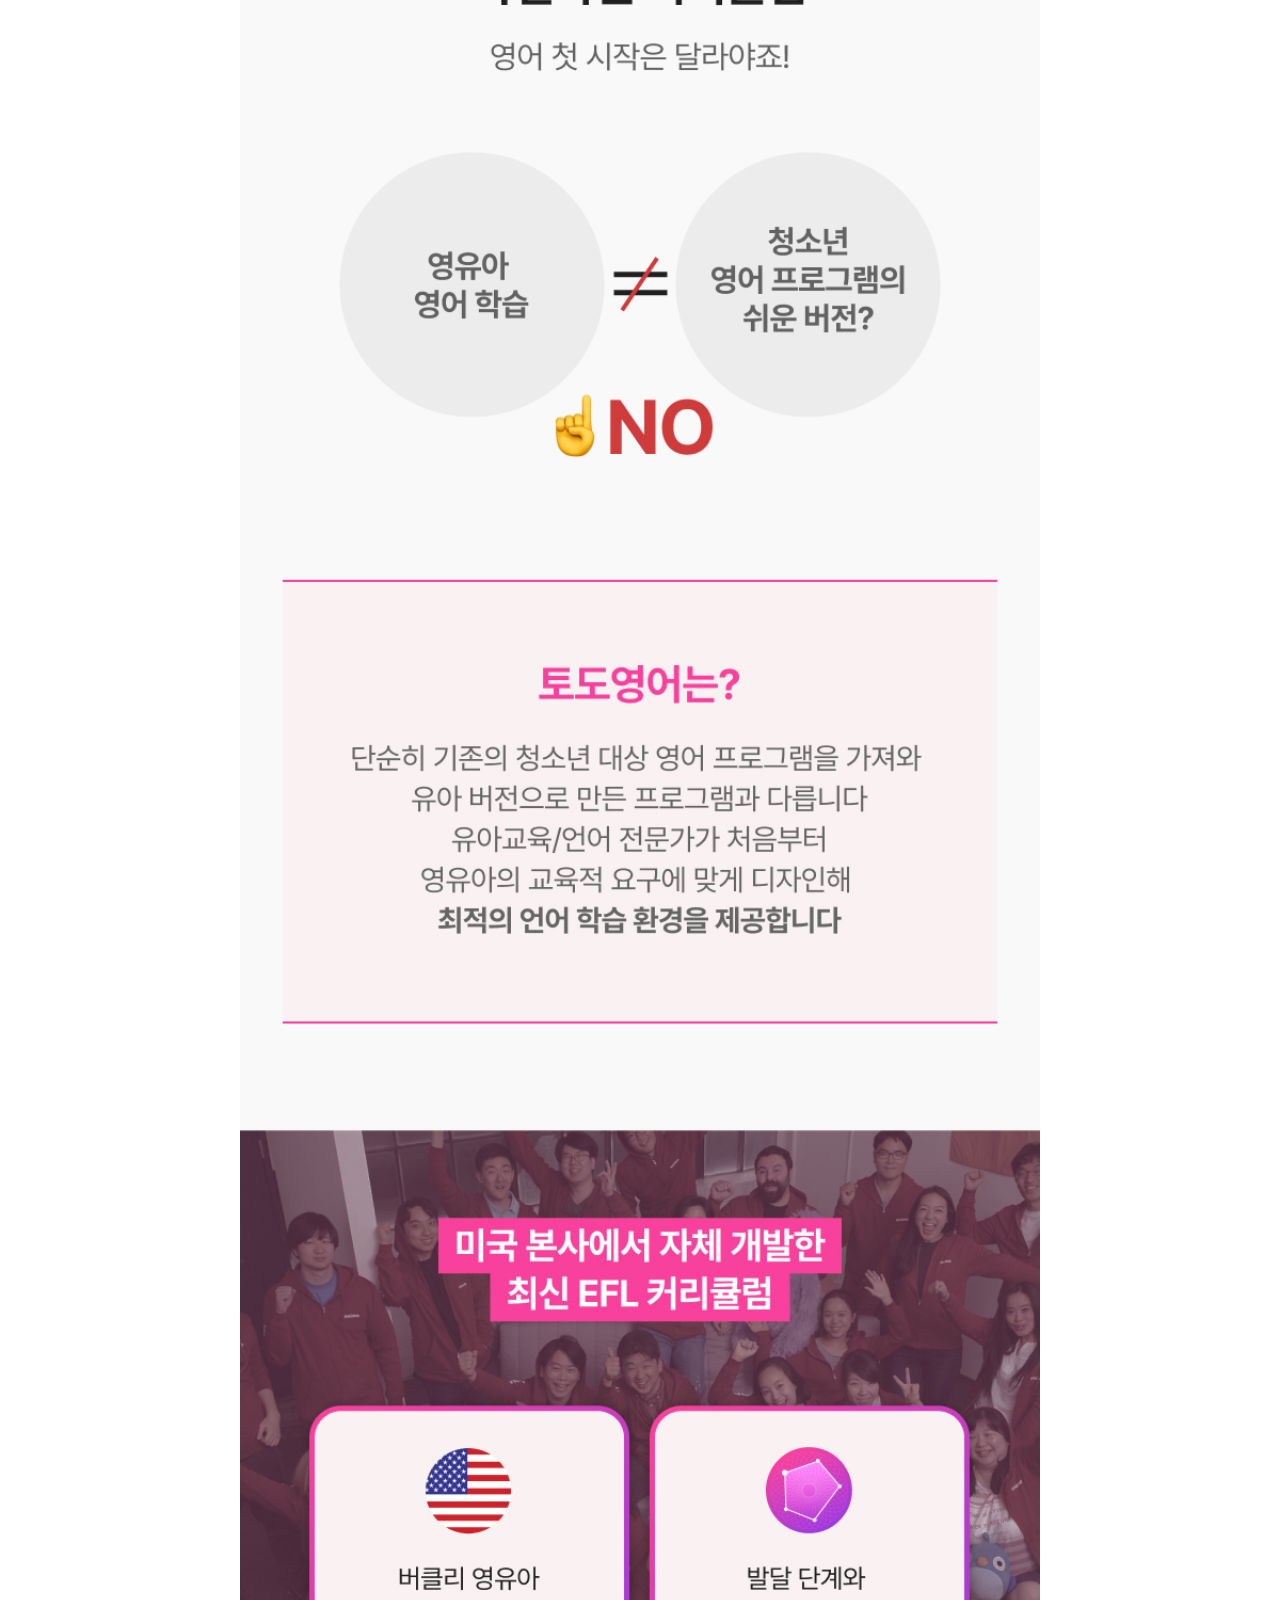
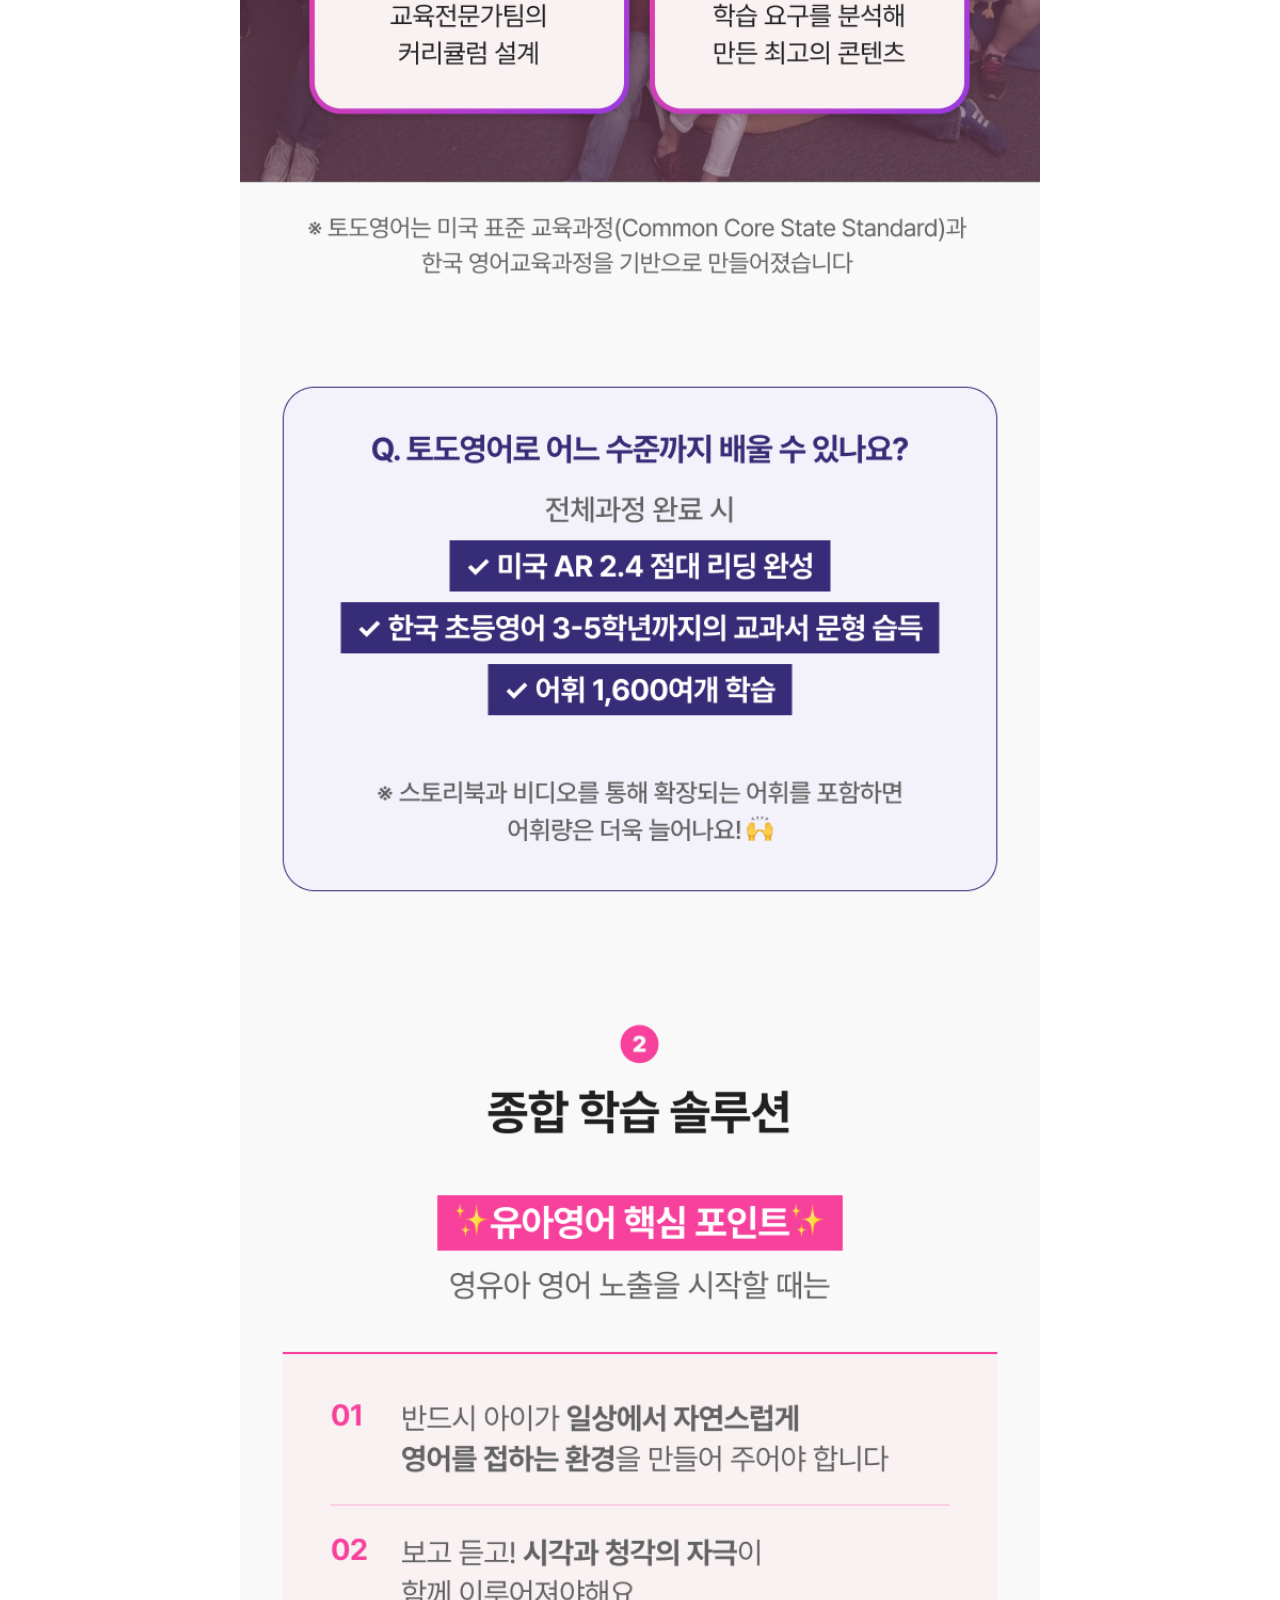
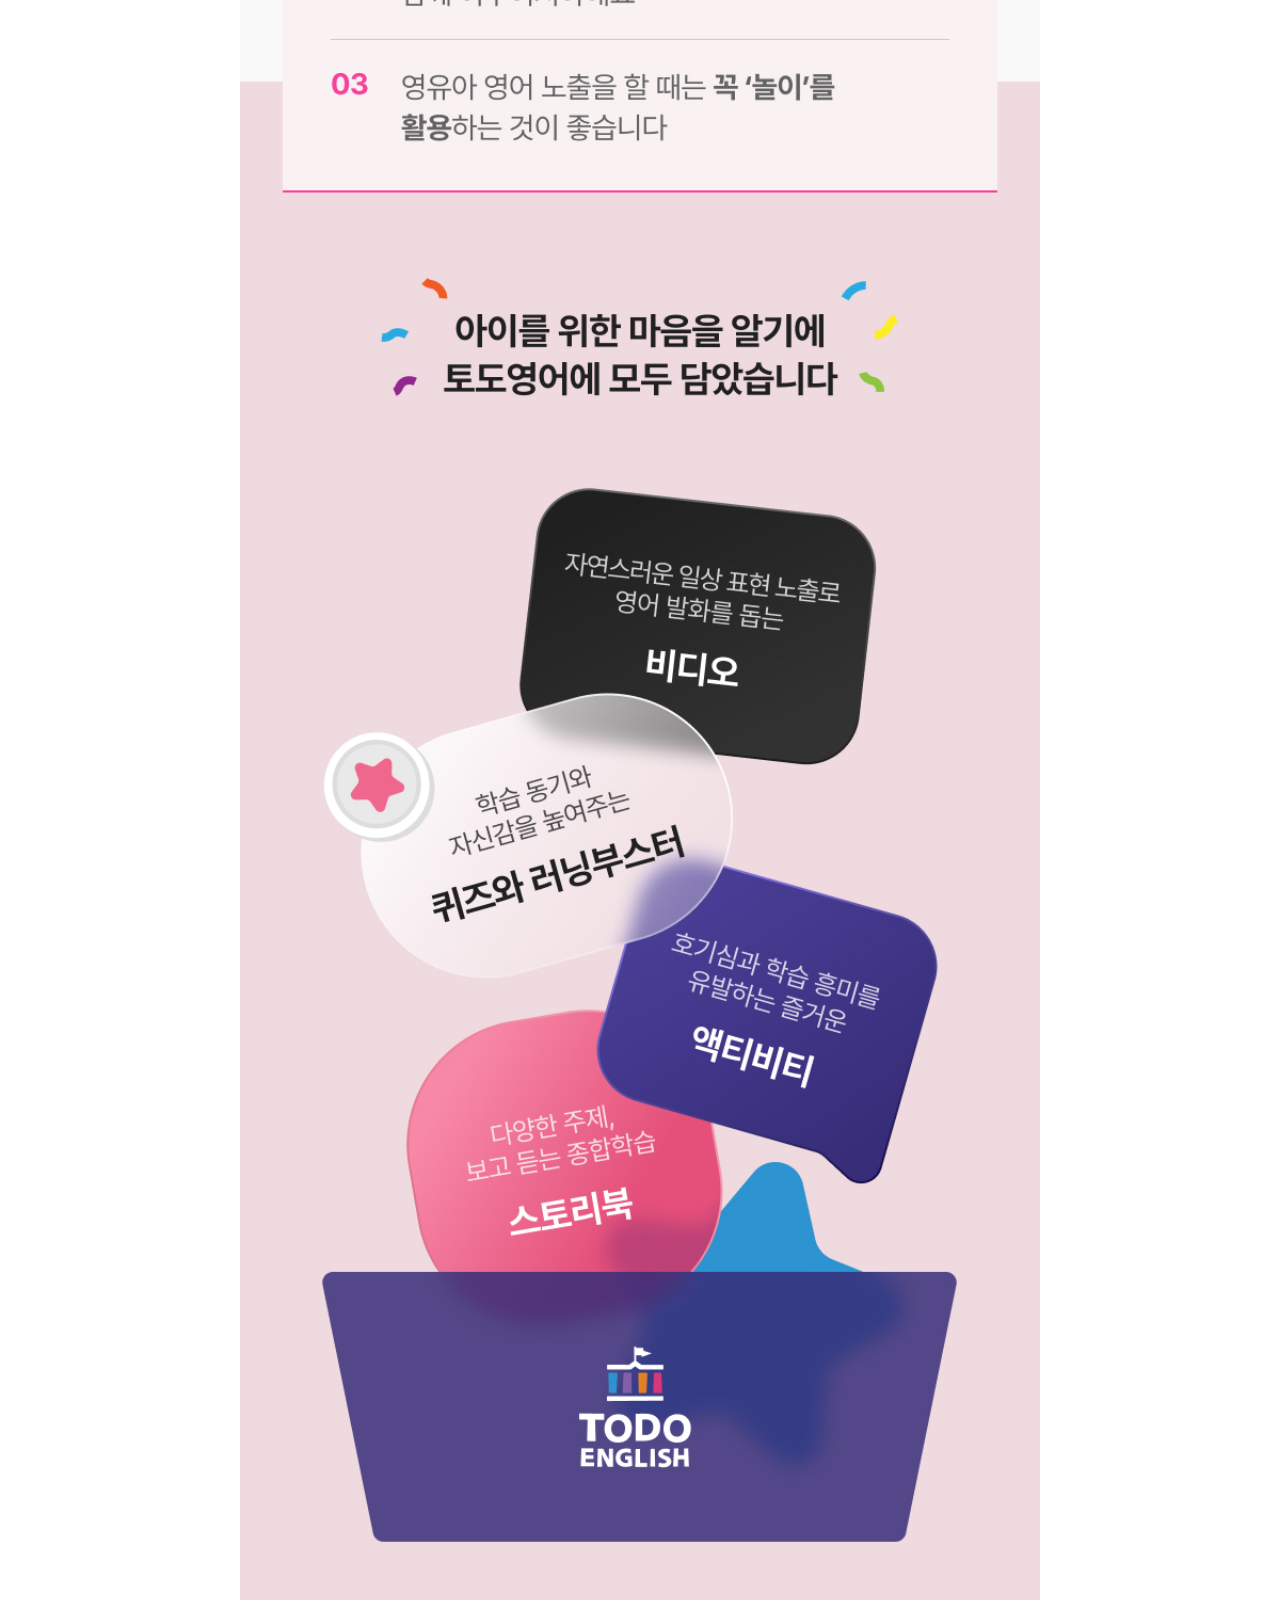
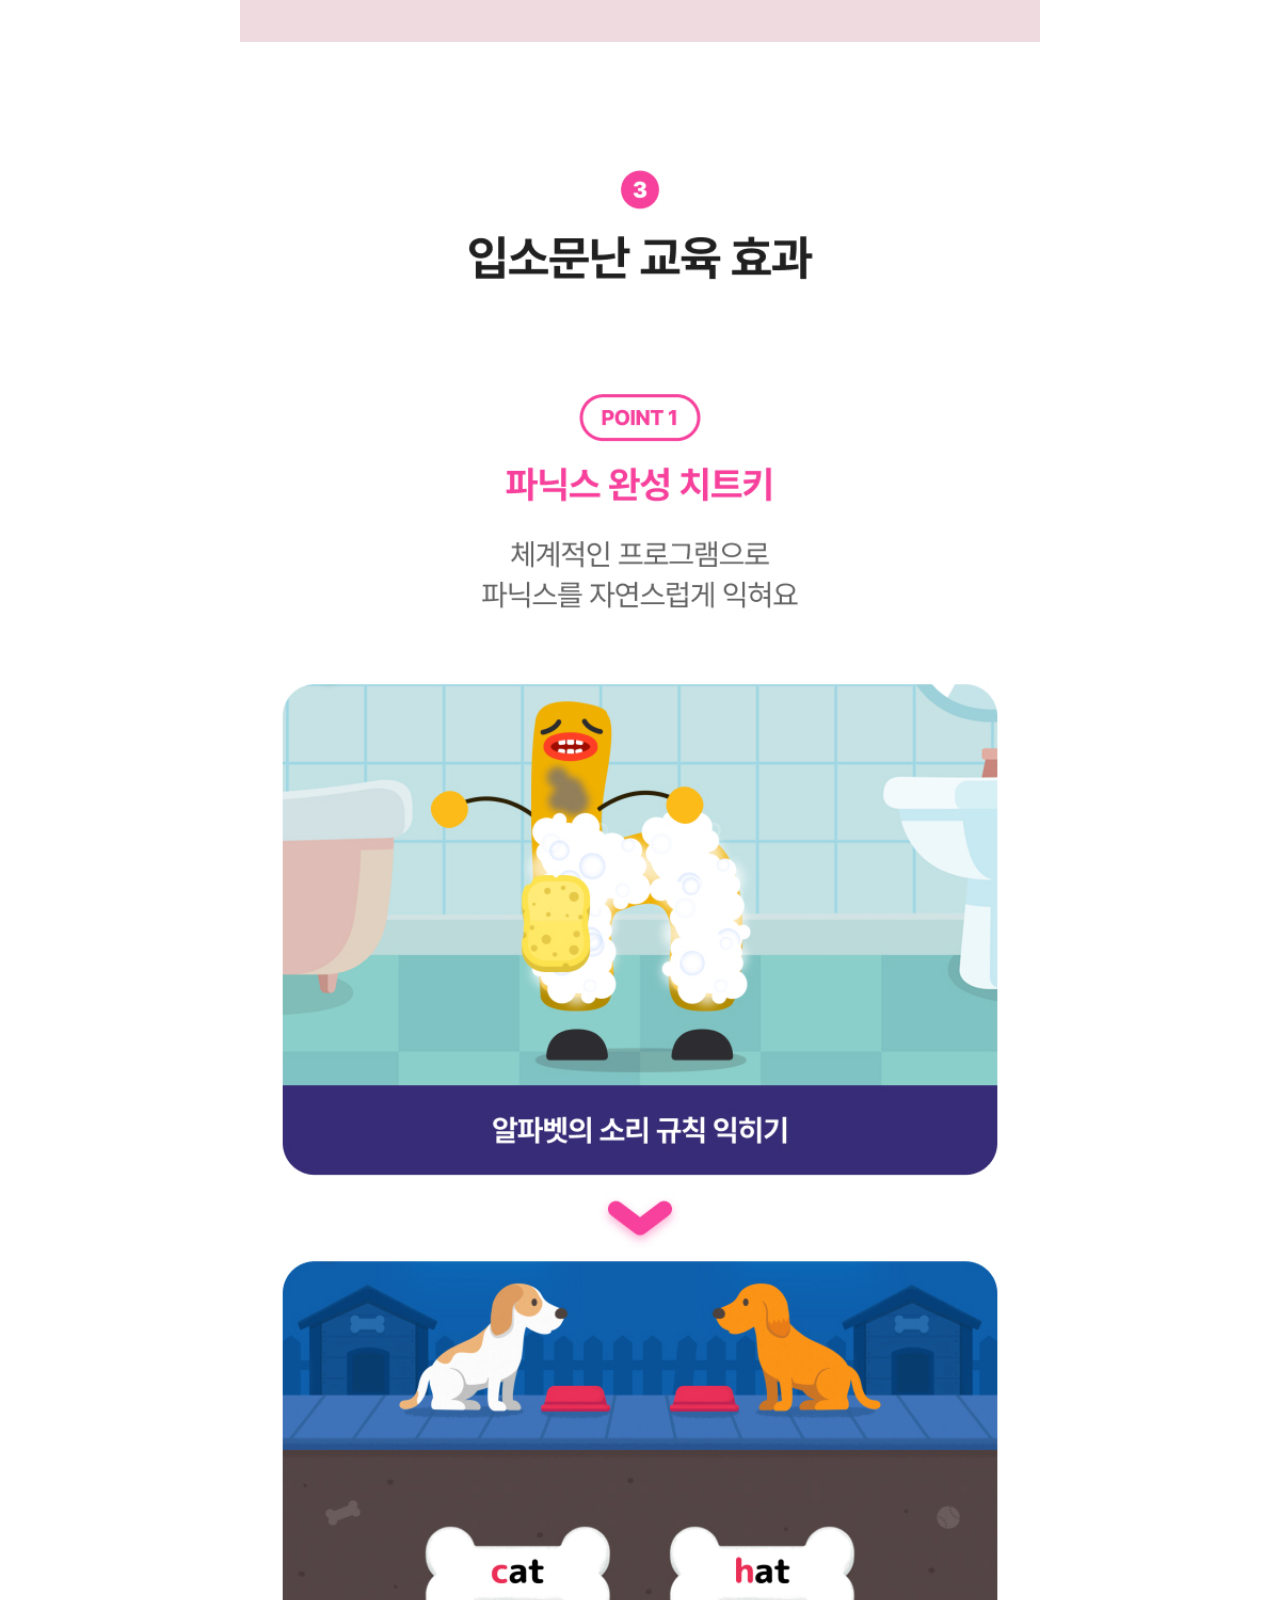
<file: english.html>
<!DOCTYPE html>
<html lang="ko">
<head>
  <meta charset="UTF-8">
  <meta name="viewport" content="width=device-width, initial-scale=1.0">
  <title>토도영어 상세</title>
  <link rel="stylesheet" href="style.css">
</head>
<body>

  <nav class="subject-nav">
    <div class="subject-nav-inner">
      <span class="nav-label">과목별 상세</span>
      <a href="english.html" class="subject-btn english-btn active">🔤 토도영어</a>
      <a href="hangul.html" class="subject-btn hangul-btn">가 토도한글</a>
      <a href="math.html" class="subject-btn math-btn">✚ 토도수학</a>
      <a href="price.html" class="subject-btn price-btn">💰 가격비교</a>
      <a href="review.html" class="subject-btn review-btn">⭐ 리뷰</a>
    </div>
  </nav>

  <main class="detail-wrap">

    <div class="back-bar">
      <a href="index.html" class="back-link">← 토도원 메인으로</a>
    </div>

    <section id="te-01" data-label="01">
      <img src="영어%20상세%20/1_TE.jpg" alt="토도영어 1" class="detail-img">
    </section>
    <section id="te-02" data-label="02">
      <img src="영어%20상세%20/2_TE.jpg" alt="토도영어 2" class="detail-img">
    </section>
    <section id="te-03" data-label="03">
      <img src="영어%20상세%20/3_TE.jpg" alt="토도영어 3" class="detail-img">
    </section>
    <section id="te-04" data-label="04">
      <img src="영어%20상세%20/4_TE.jpg" alt="토도영어 4" class="detail-img">
    </section>
    <section id="te-05" data-label="05">
      <img src="영어%20상세%20/5_TE.jpg" alt="토도영어 5" class="detail-img">
    </section>
    <section id="te-06" data-label="06">
      <img src="영어%20상세%20/6_TE.jpg" alt="토도영어 6" class="detail-img">
    </section>
    <section id="te-07" data-label="07">
      <img src="영어%20상세%20/7_TE.jpg" alt="토도영어 7" class="detail-img">
    </section>
    <section id="te-08" data-label="08">
      <img src="영어%20상세%20/8_TE.jpg" alt="토도영어 8" class="detail-img">
    </section>
    <section id="te-09" data-label="09">
      <img src="영어%20상세%20/9_TE_01.jpg" alt="토도영어 9-1" class="detail-img">
      <img src="영어%20상세%20/9_TE_02(gif).gif" alt="토도영어 9-2" class="detail-img">
    </section>
    <section id="te-10" data-label="10">
      <img src="영어%20상세%20/10_TE.jpg" alt="토도영어 10" class="detail-img">
    </section>
    <section id="te-11" data-label="11">
      <img src="영어%20상세%20/11_TE_01(gif).gif" alt="토도영어 11-1" class="detail-img">
      <img src="영어%20상세%20/11_TE_02.jpg" alt="토도영어 11-2" class="detail-img">
      <img src="영어%20상세%20/11_TE_03(gif)_2.gif" alt="토도영어 11-3" class="detail-img">
    </section>
    <section id="te-12" data-label="12">
      <img src="영어%20상세%20/12_TE_01.jpg" alt="토도영어 12-1" class="detail-img">
      <img src="영어%20상세%20/12_TE_02(gif).gif" alt="토도영어 12-2" class="detail-img">
      <img src="영어%20상세%20/12_TE_03.jpg" alt="토도영어 12-3" class="detail-img">
    </section>
    <section id="te-13" data-label="13">
      <img src="영어%20상세%20/13_TE(750px).gif" alt="토도영어 13" class="detail-img">
    </section>
    <section id="te-14" data-label="14">
      <img src="영어%20상세%20/14_TE.jpg" alt="토도영어 14" class="detail-img">
    </section>
    <section id="te-16" data-label="16">
      <img src="영어%20상세%20/16_TE.jpg" alt="토도영어 16" class="detail-img">
    </section>
    <section id="te-17" data-label="17">
      <img src="영어%20상세%20/17_TE.jpg" alt="토도영어 17" class="detail-img">
    </section>
    <section id="te-18" data-label="안내사항">
      <img src="영어%20상세%20/18_TE%20공홈%20안내사항_영어.png" alt="토도영어 안내사항" class="detail-img">
    </section>

    <div class="bottom-spacer"></div>
  </main>

  <div class="sticky-bar">
    <a href="PAYMENT_URL_HERE" class="buy-btn">지금 구매하기</a>
  </div>

  <script src="script.js"></script>
</body>
</html>
</file>
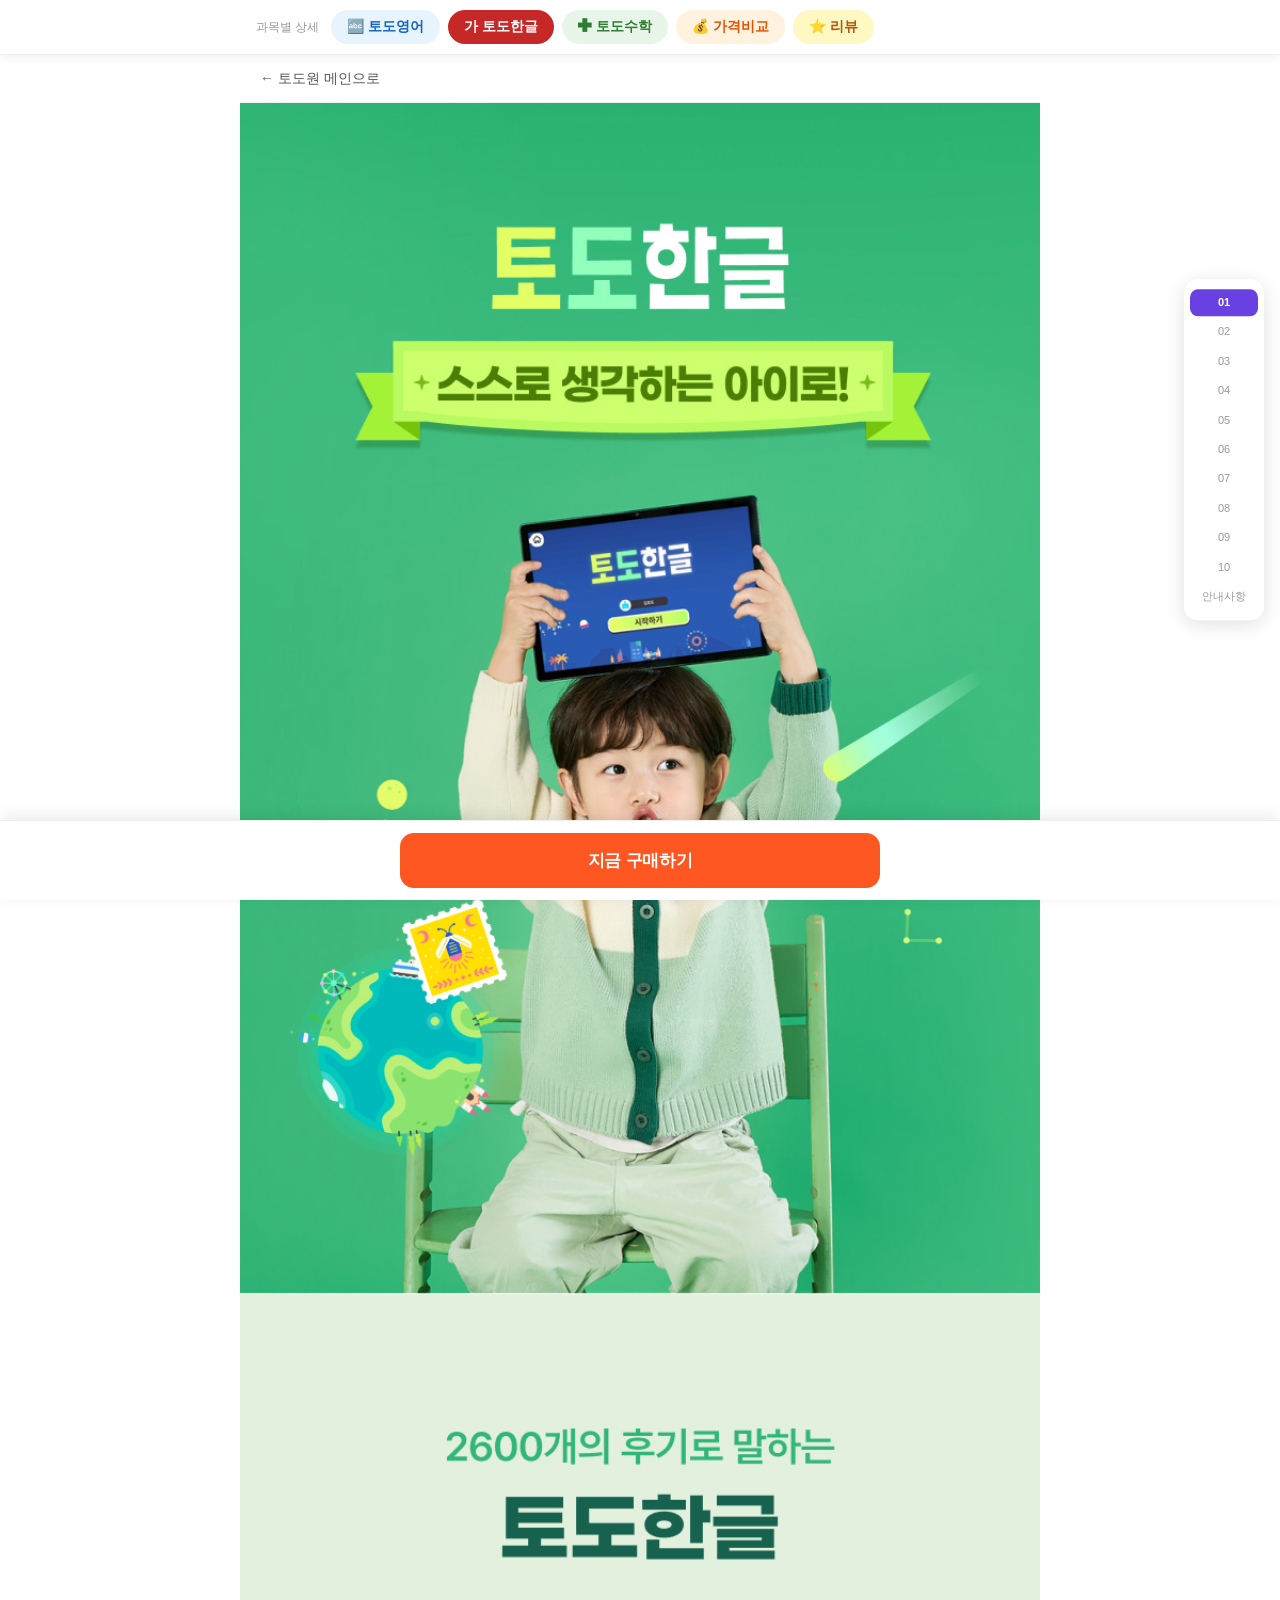
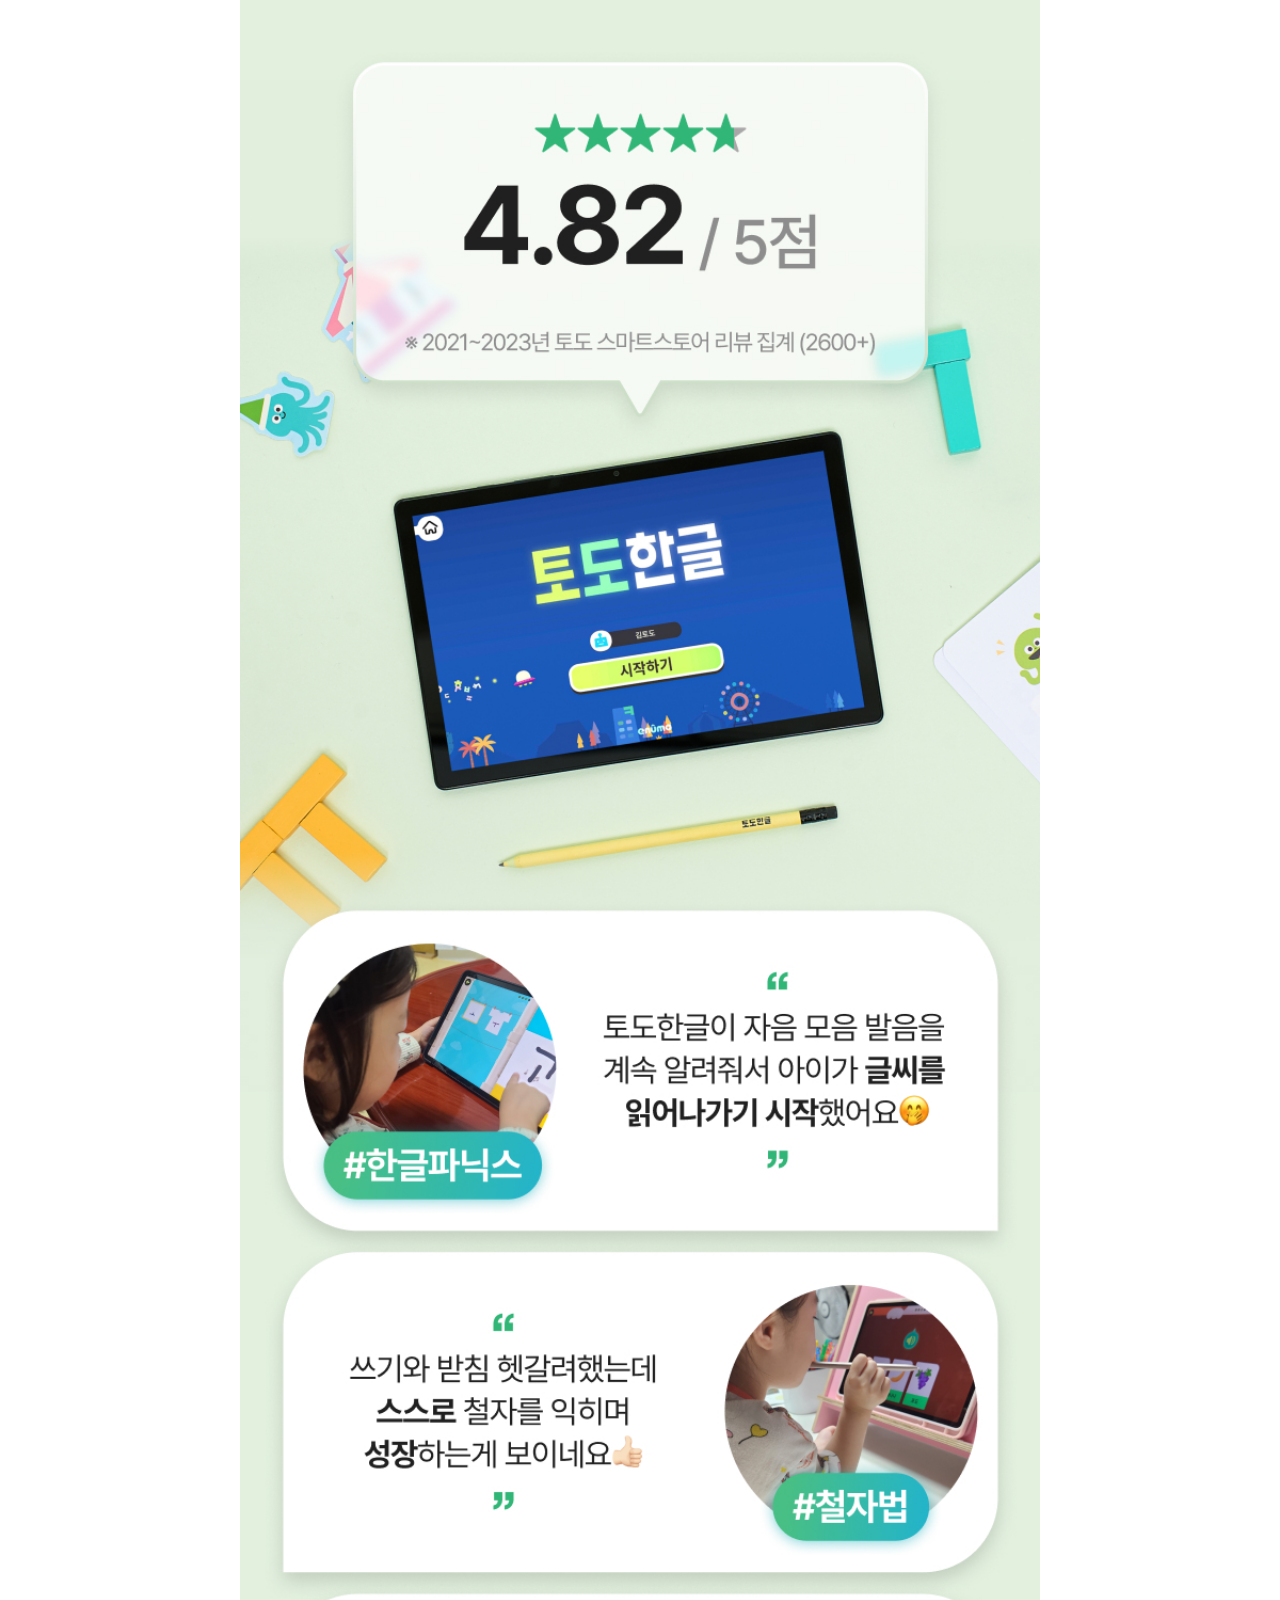
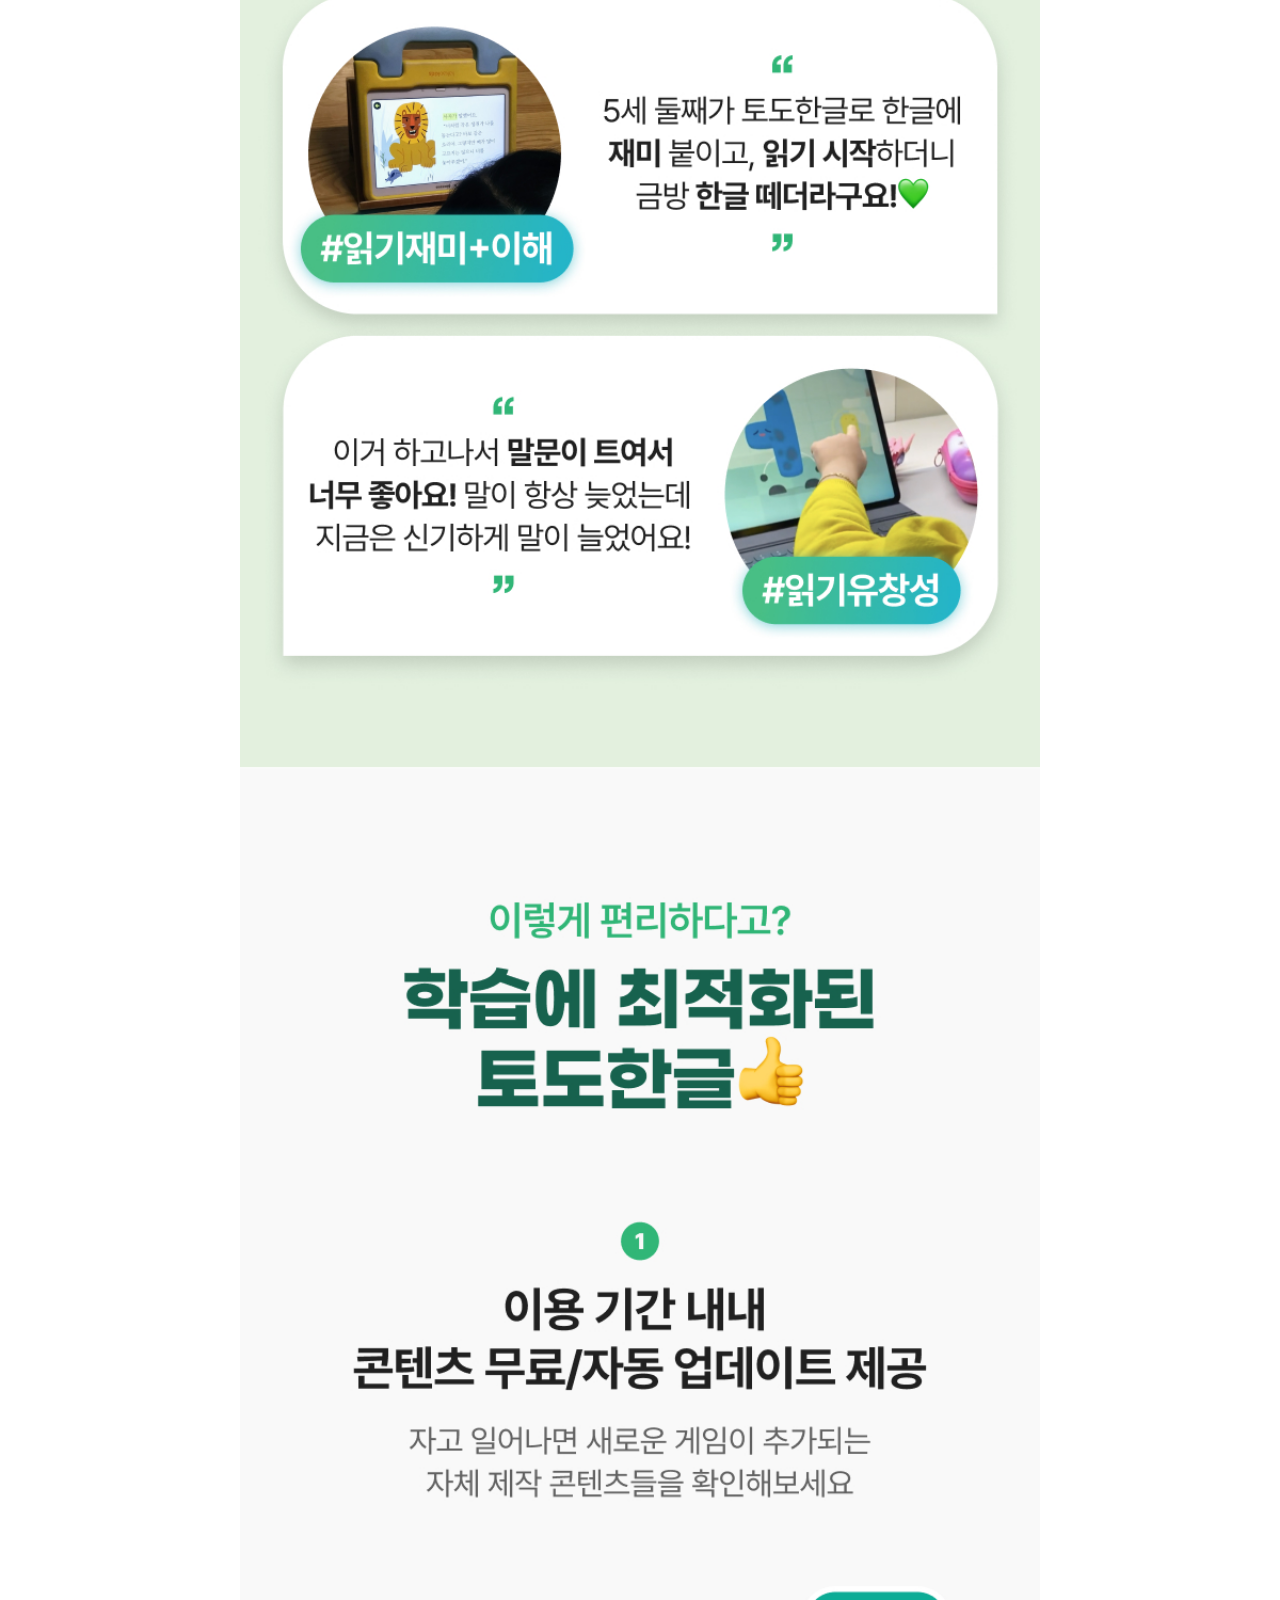
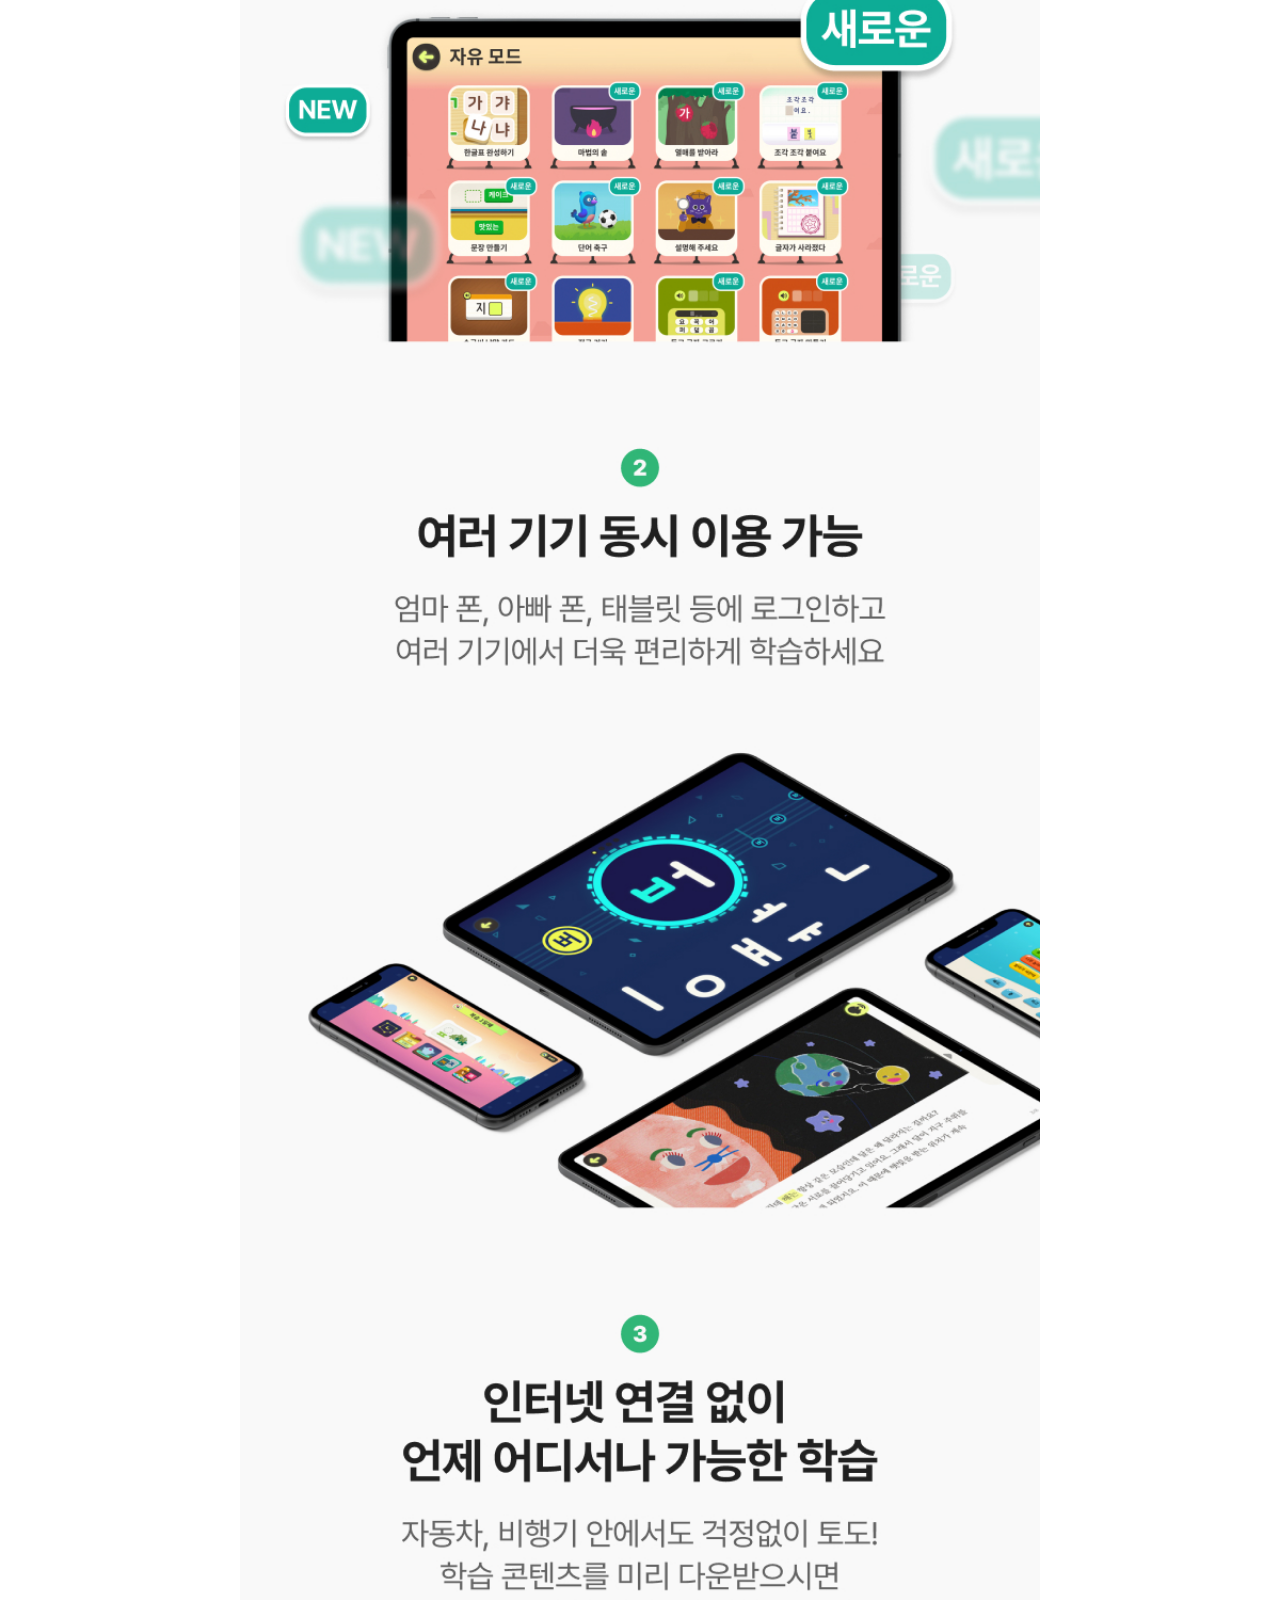
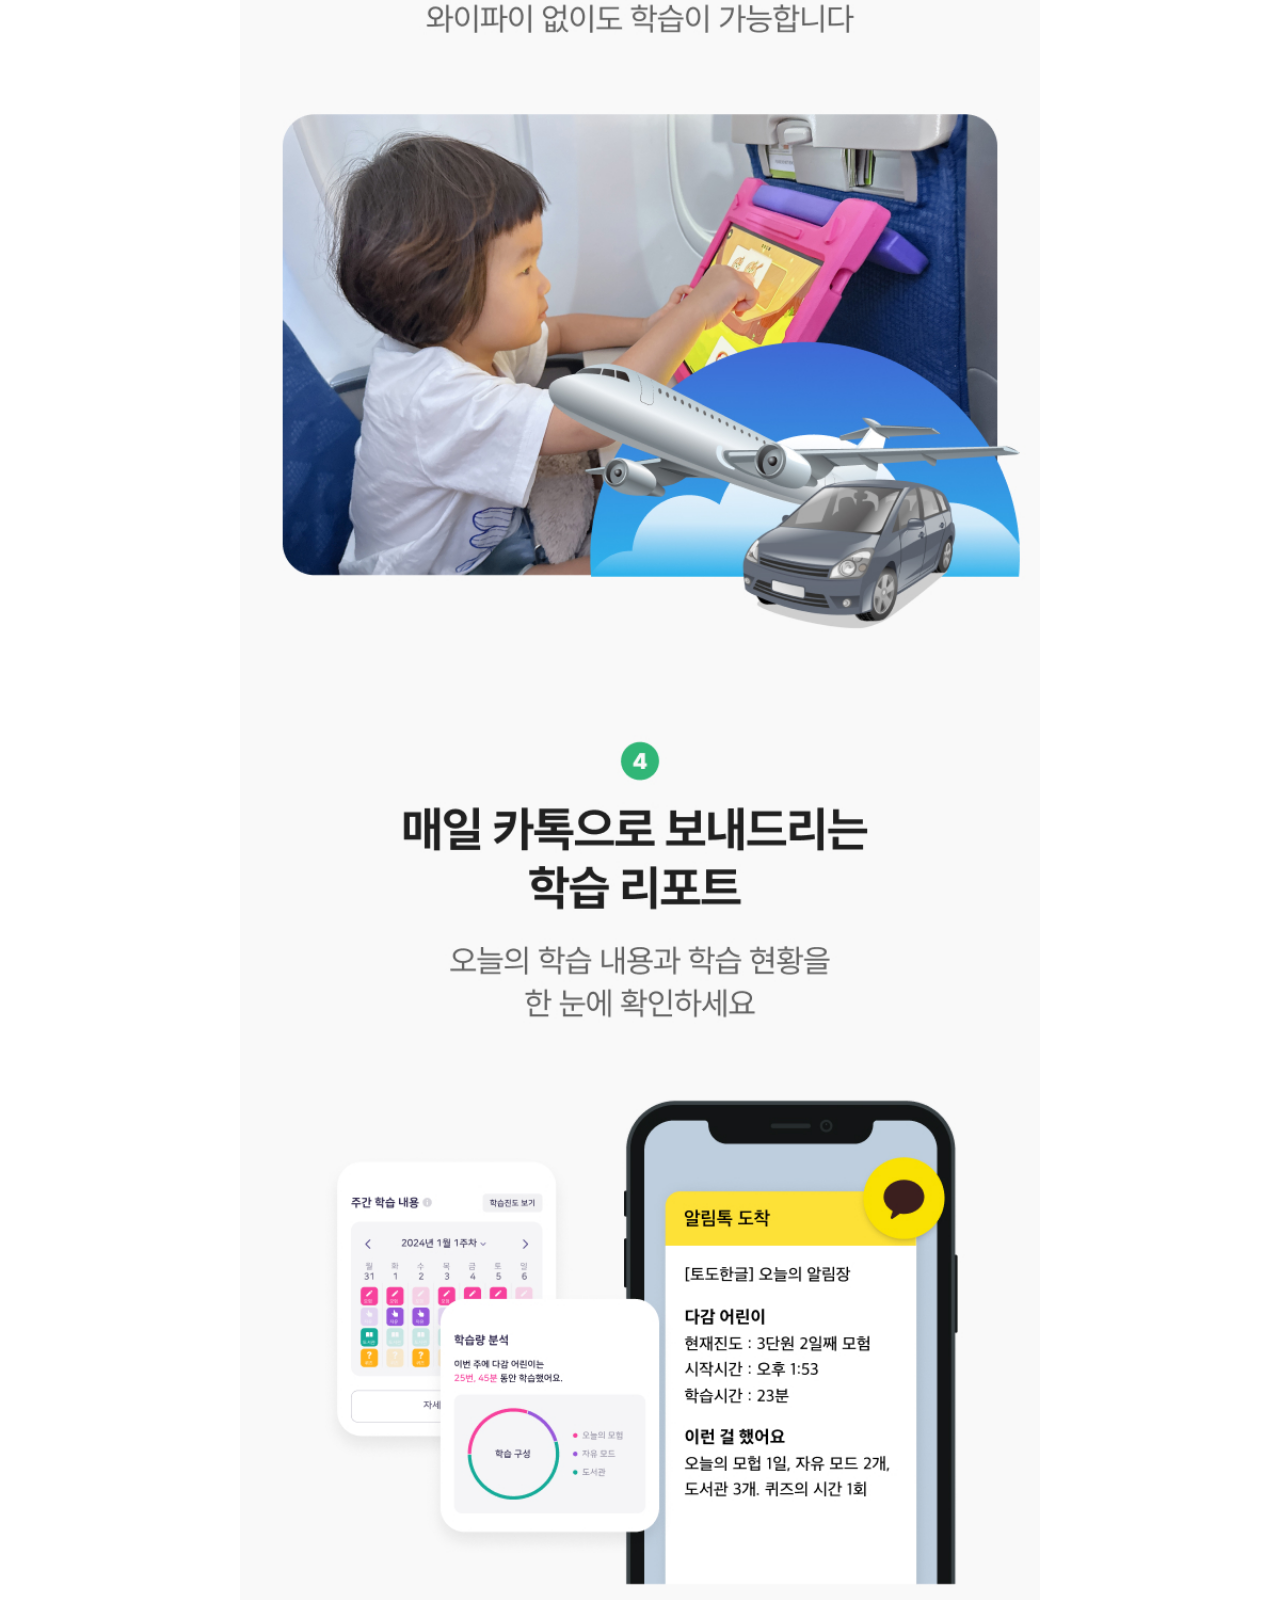
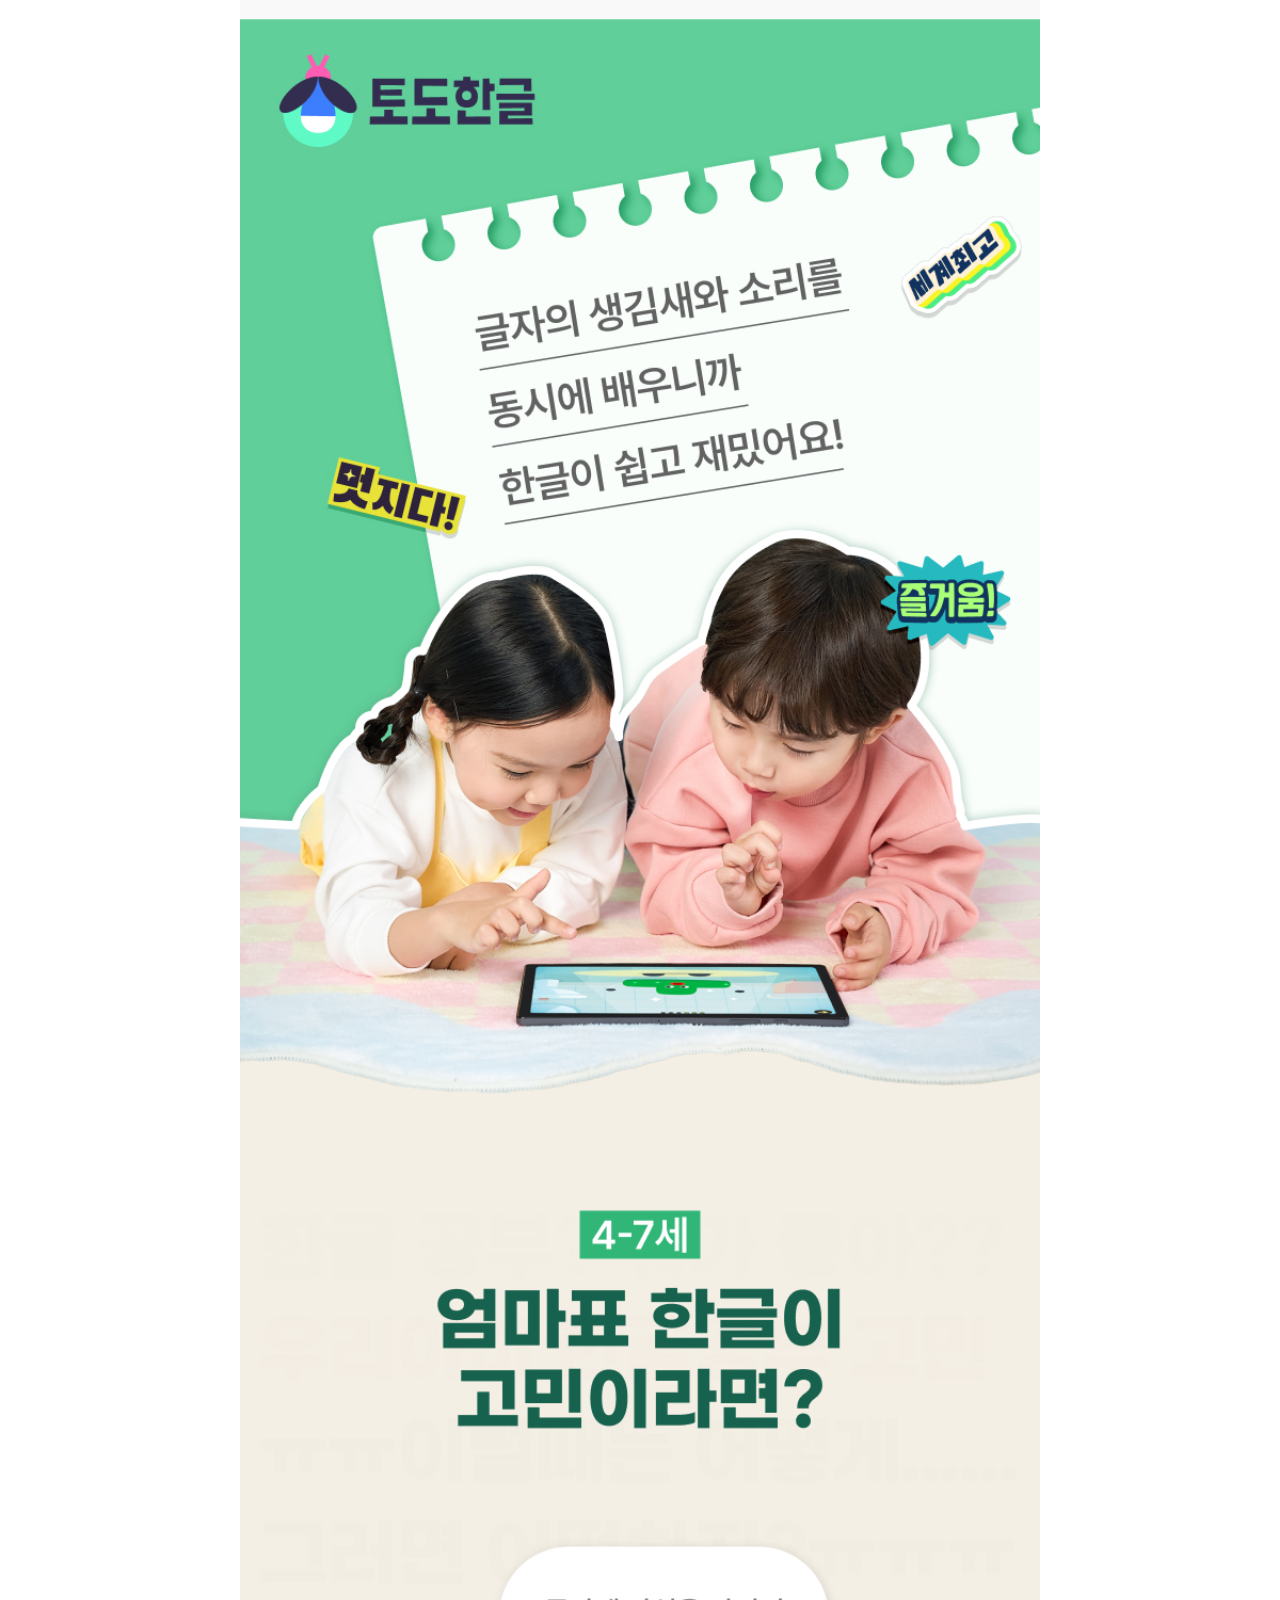
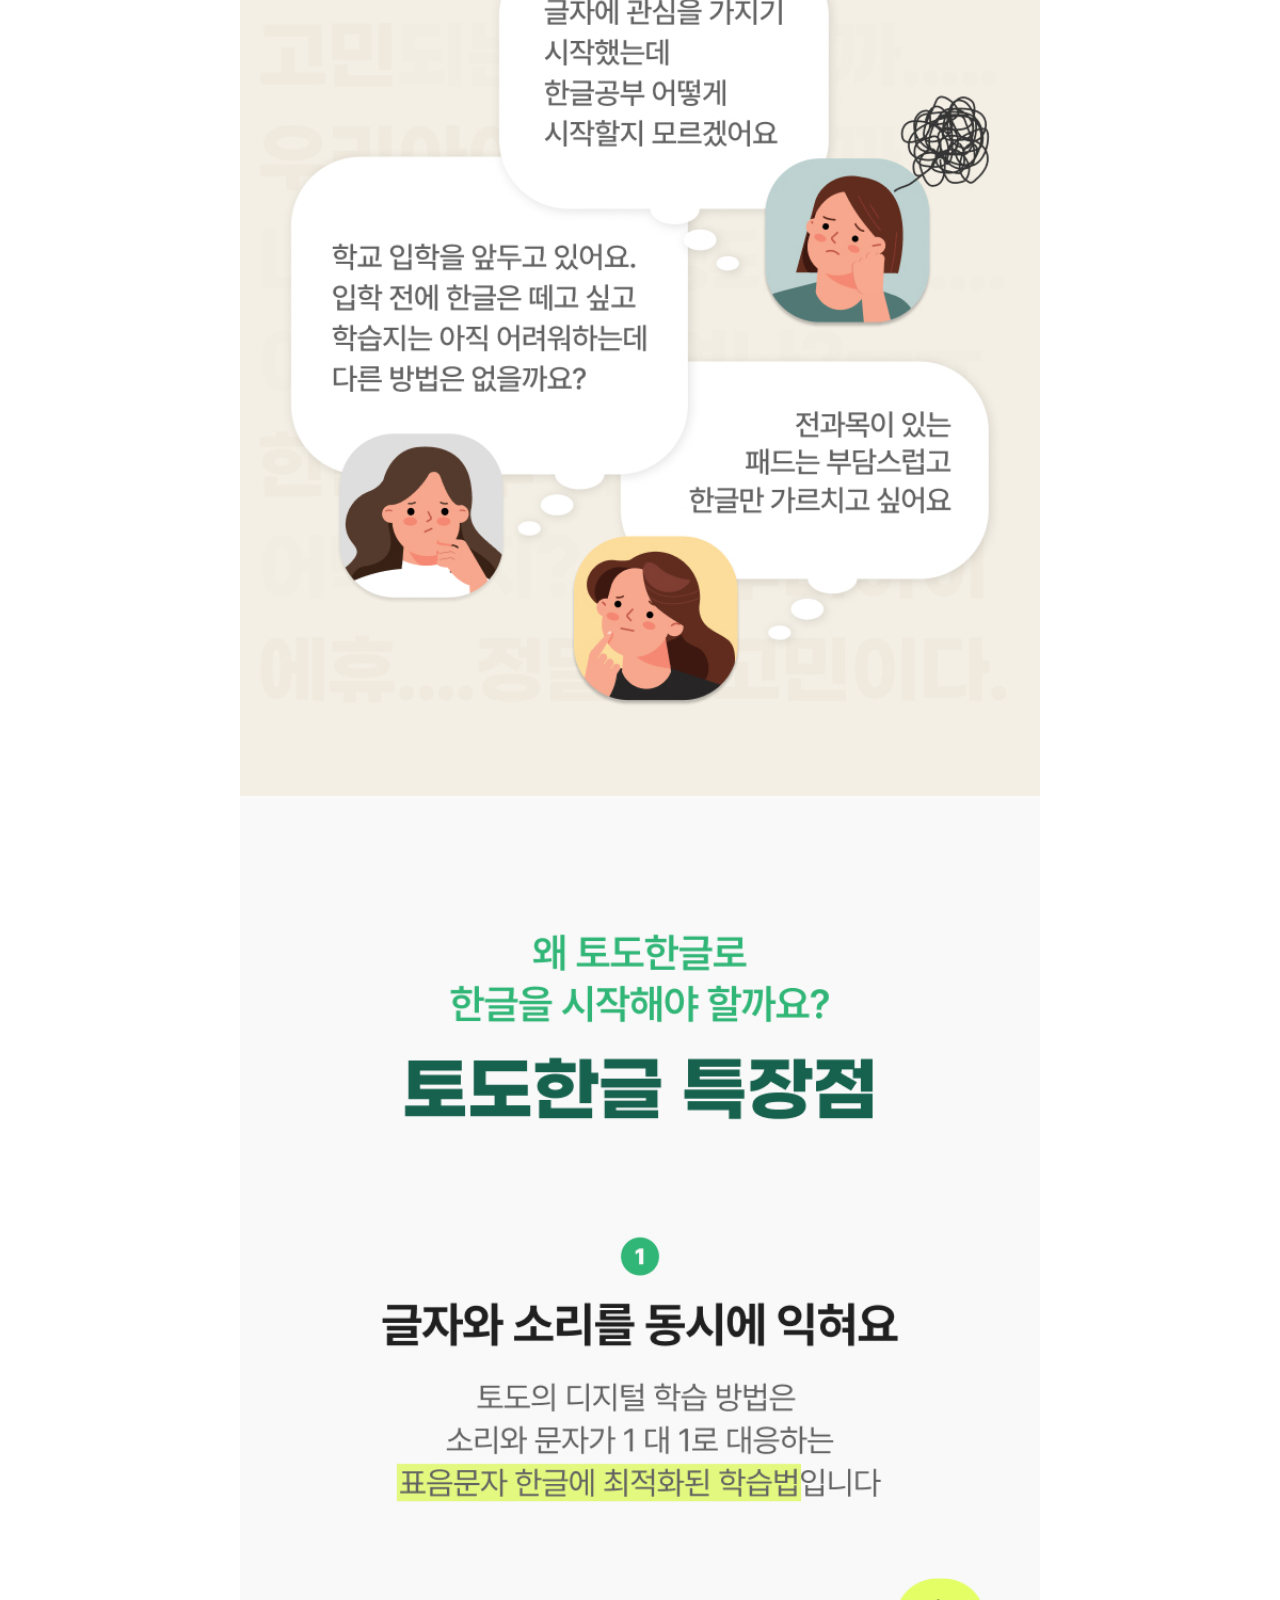
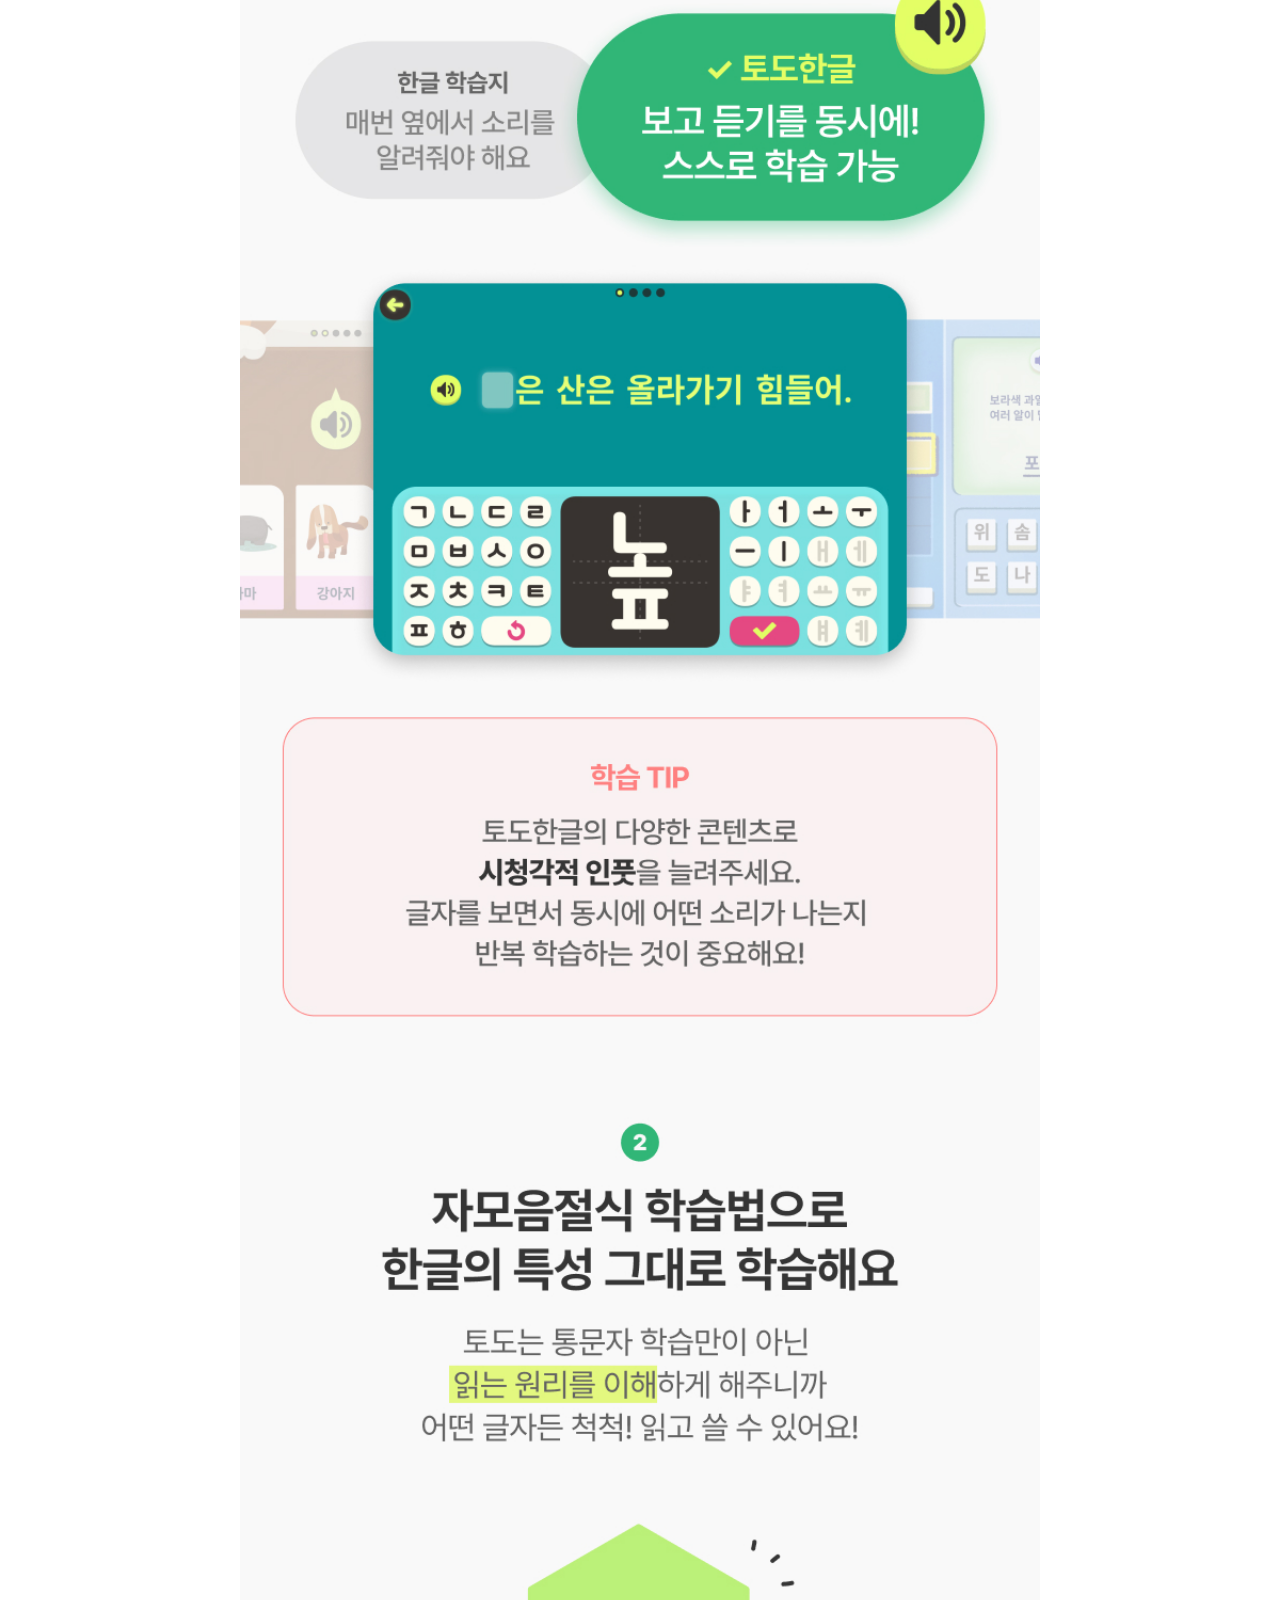
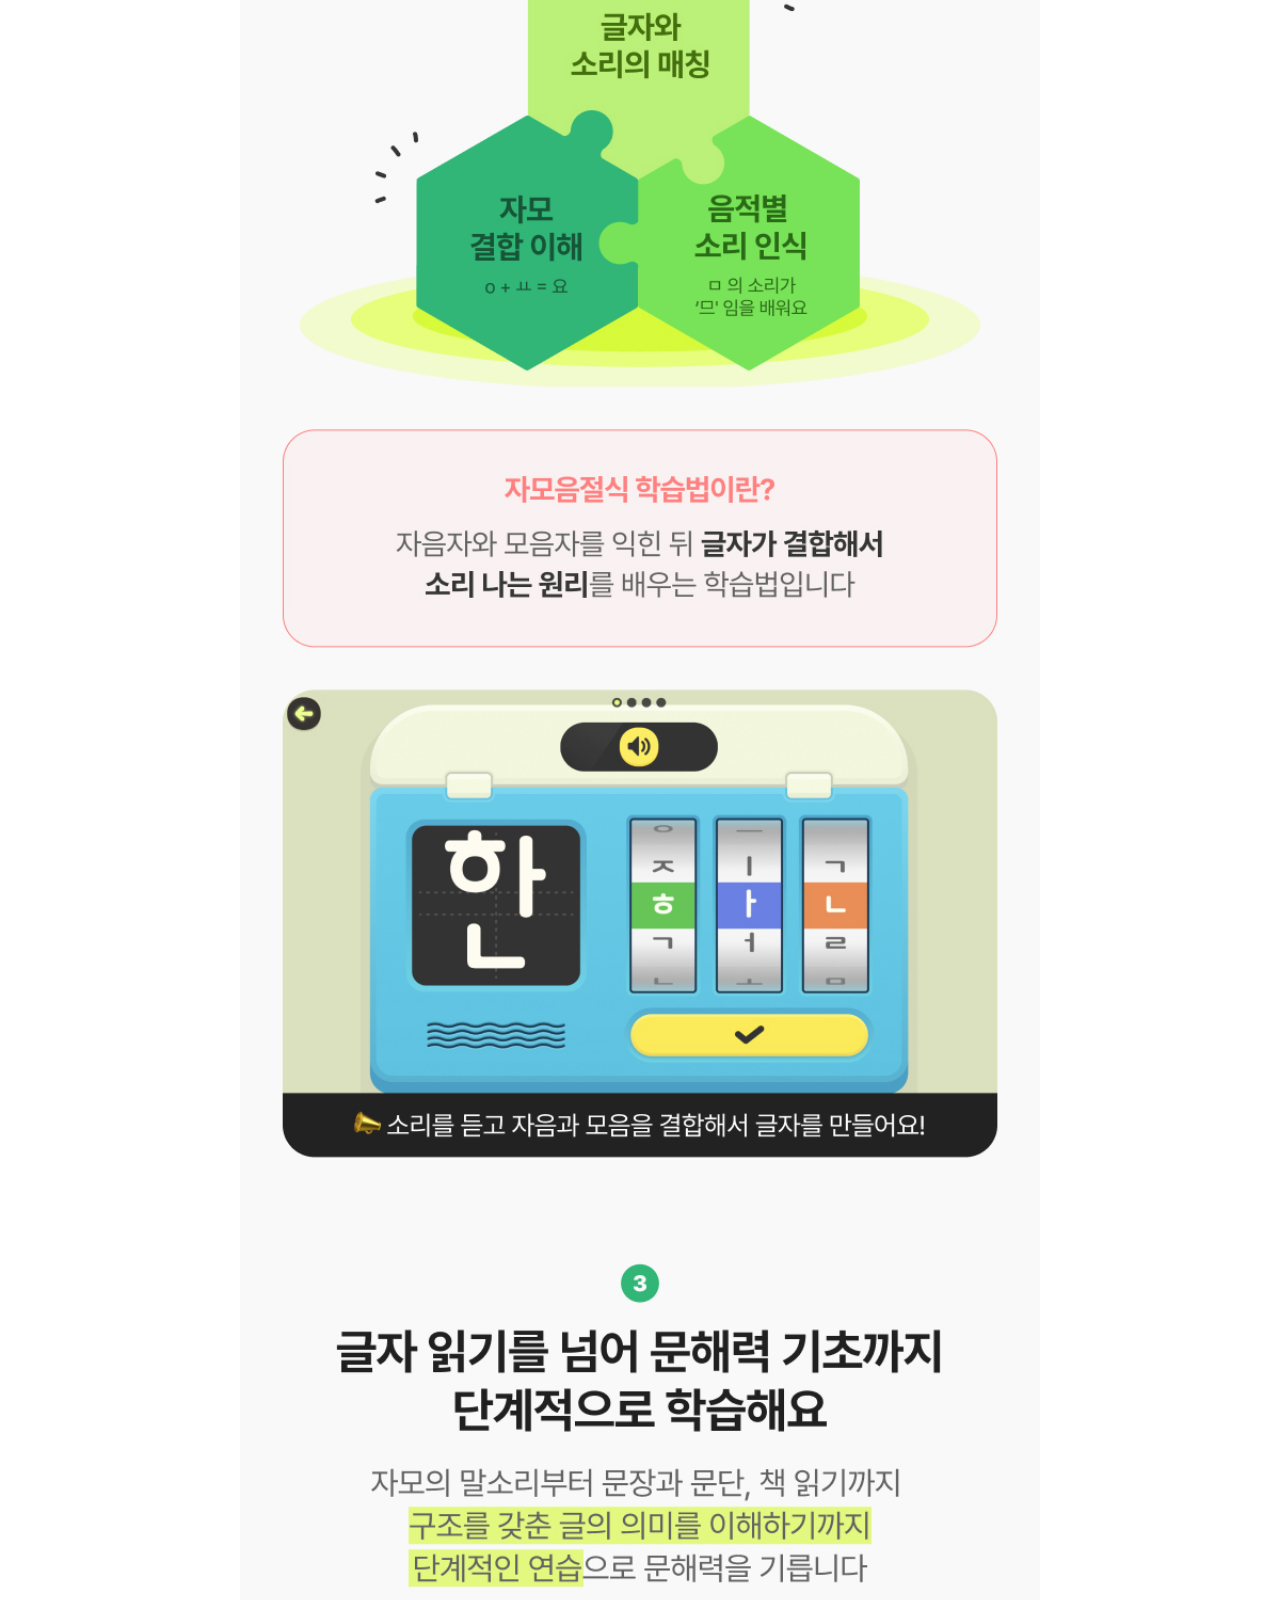
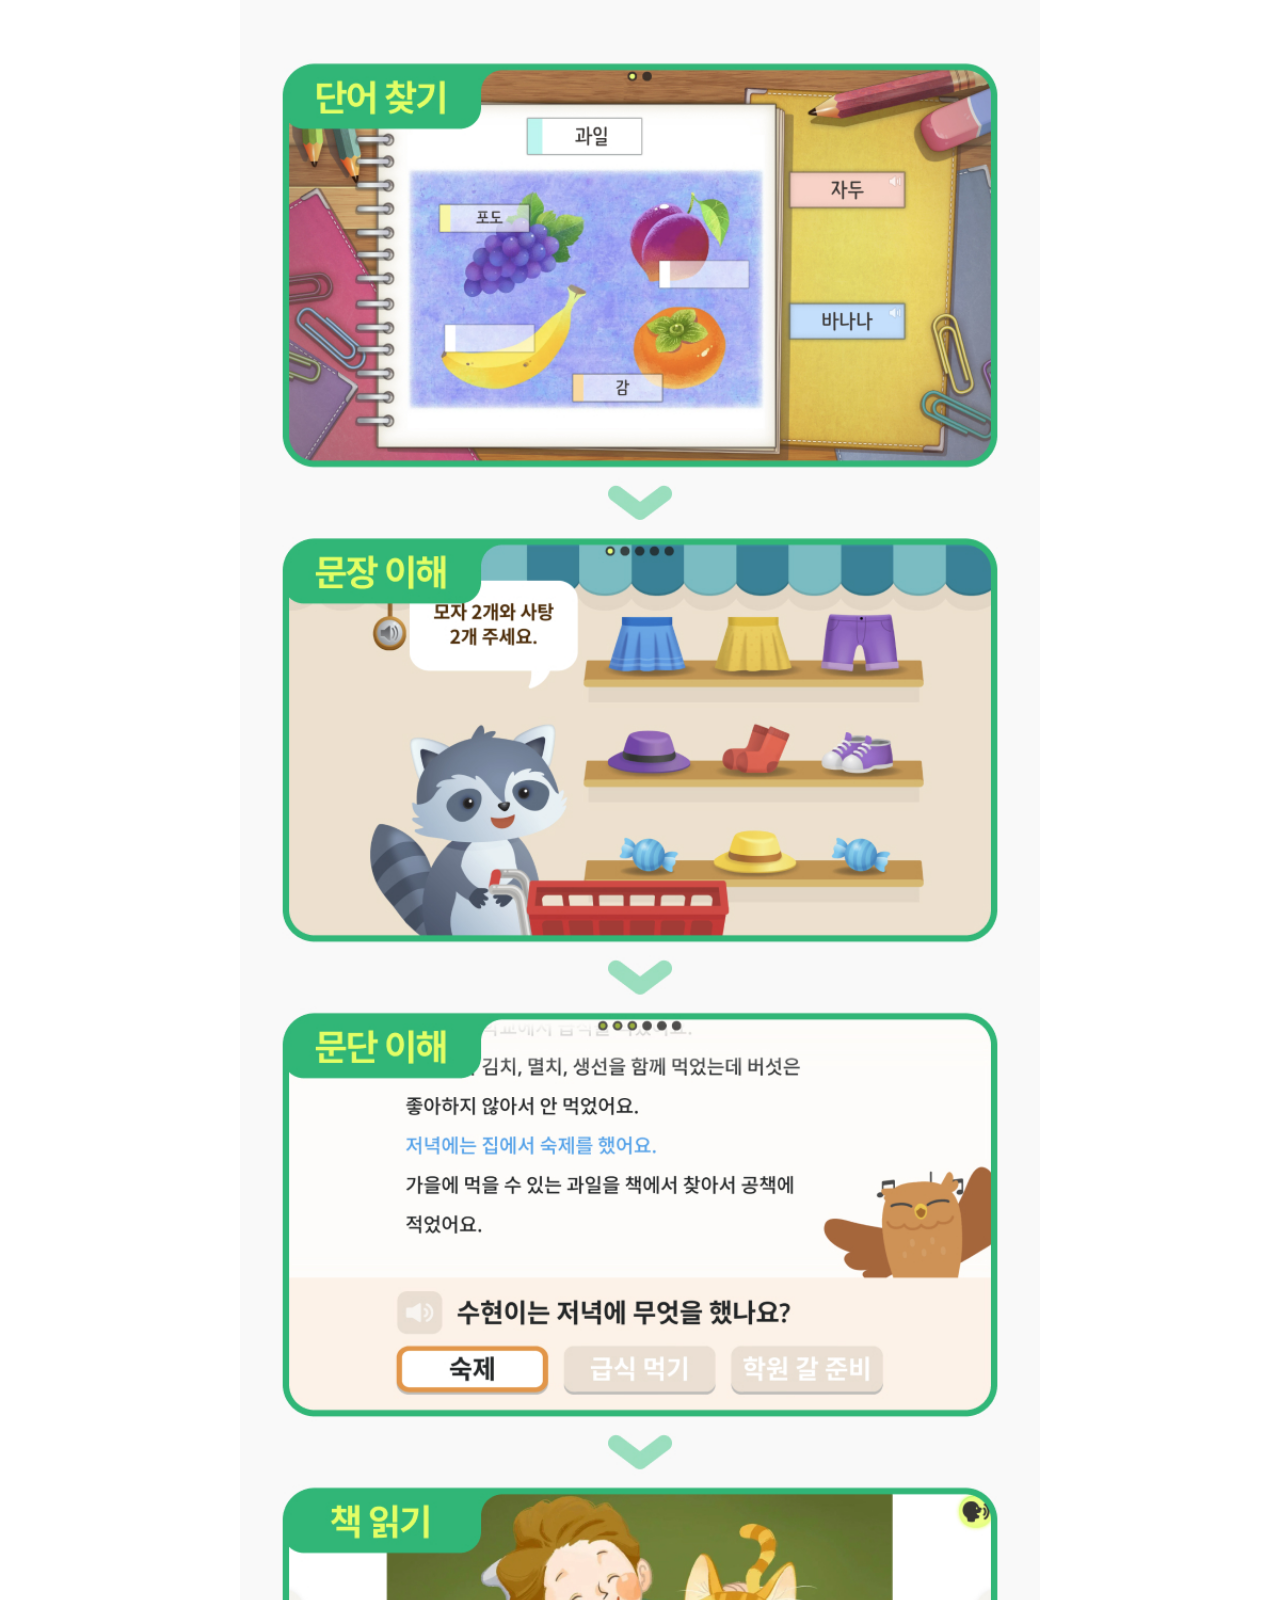
<file: hangul.html>
<!DOCTYPE html>
<html lang="ko">
<head>
  <meta charset="UTF-8">
  <meta name="viewport" content="width=device-width, initial-scale=1.0">
  <title>토도한글 상세</title>
  <link rel="stylesheet" href="style.css">
</head>
<body>

  <nav class="subject-nav">
    <div class="subject-nav-inner">
      <span class="nav-label">과목별 상세</span>
      <a href="english.html" class="subject-btn english-btn">🔤 토도영어</a>
      <a href="hangul.html" class="subject-btn hangul-btn active">가 토도한글</a>
      <a href="math.html" class="subject-btn math-btn">✚ 토도수학</a>
      <a href="price.html" class="subject-btn price-btn">💰 가격비교</a>
      <a href="review.html" class="subject-btn review-btn">⭐ 리뷰</a>
    </div>
  </nav>

  <main class="detail-wrap">

    <div class="back-bar">
      <a href="index.html" class="back-link">← 토도원 메인으로</a>
    </div>

    <section id="th-01" data-label="01">
      <img src="토도한글/TH_1.jpg" alt="토도한글 1" class="detail-img">
    </section>
    <section id="th-02" data-label="02">
      <img src="토도한글/TH_2.jpg" alt="토도한글 2" class="detail-img">
    </section>
    <section id="th-03" data-label="03">
      <img src="토도한글/TH_3.jpg" alt="토도한글 3" class="detail-img">
    </section>
    <section id="th-04" data-label="04">
      <img src="토도한글/TH_4.jpg" alt="토도한글 4" class="detail-img">
    </section>
    <section id="th-05" data-label="05">
      <img src="토도한글/TH_5.jpg" alt="토도한글 5" class="detail-img">
    </section>
    <section id="th-06" data-label="06">
      <img src="토도한글/TH_6.jpg" alt="토도한글 6" class="detail-img">
    </section>
    <section id="th-07" data-label="07">
      <img src="토도한글/TH_7_1.jpg" alt="토도한글 7-1" class="detail-img">
      <img src="토도한글/TH_7_2.jpg" alt="토도한글 7-2" class="detail-img">
      <img src="토도한글/TH_7_3.jpg" alt="토도한글 7-3" class="detail-img">
    </section>
    <section id="th-08" data-label="08">
      <img src="토도한글/TH_8_1.gif" alt="토도한글 8-1" class="detail-img">
      <img src="토도한글/TH_8_2.gif" alt="토도한글 8-2" class="detail-img">
    </section>
    <section id="th-09" data-label="09">
      <img src="토도한글/TH_9.jpg" alt="토도한글 9" class="detail-img">
    </section>
    <section id="th-10" data-label="10">
      <img src="토도한글/TH_10.jpg" alt="토도한글 10" class="detail-img">
    </section>
    <section id="th-11" data-label="안내사항">
      <img src="토도한글/TH_11%20안내사항_한글.png" alt="토도한글 안내사항" class="detail-img">
    </section>

    <div class="bottom-spacer"></div>
  </main>

  <div class="sticky-bar">
    <a href="PAYMENT_URL_HERE" class="buy-btn">지금 구매하기</a>
  </div>

  <script src="script.js"></script>
</body>
</html>
</file>
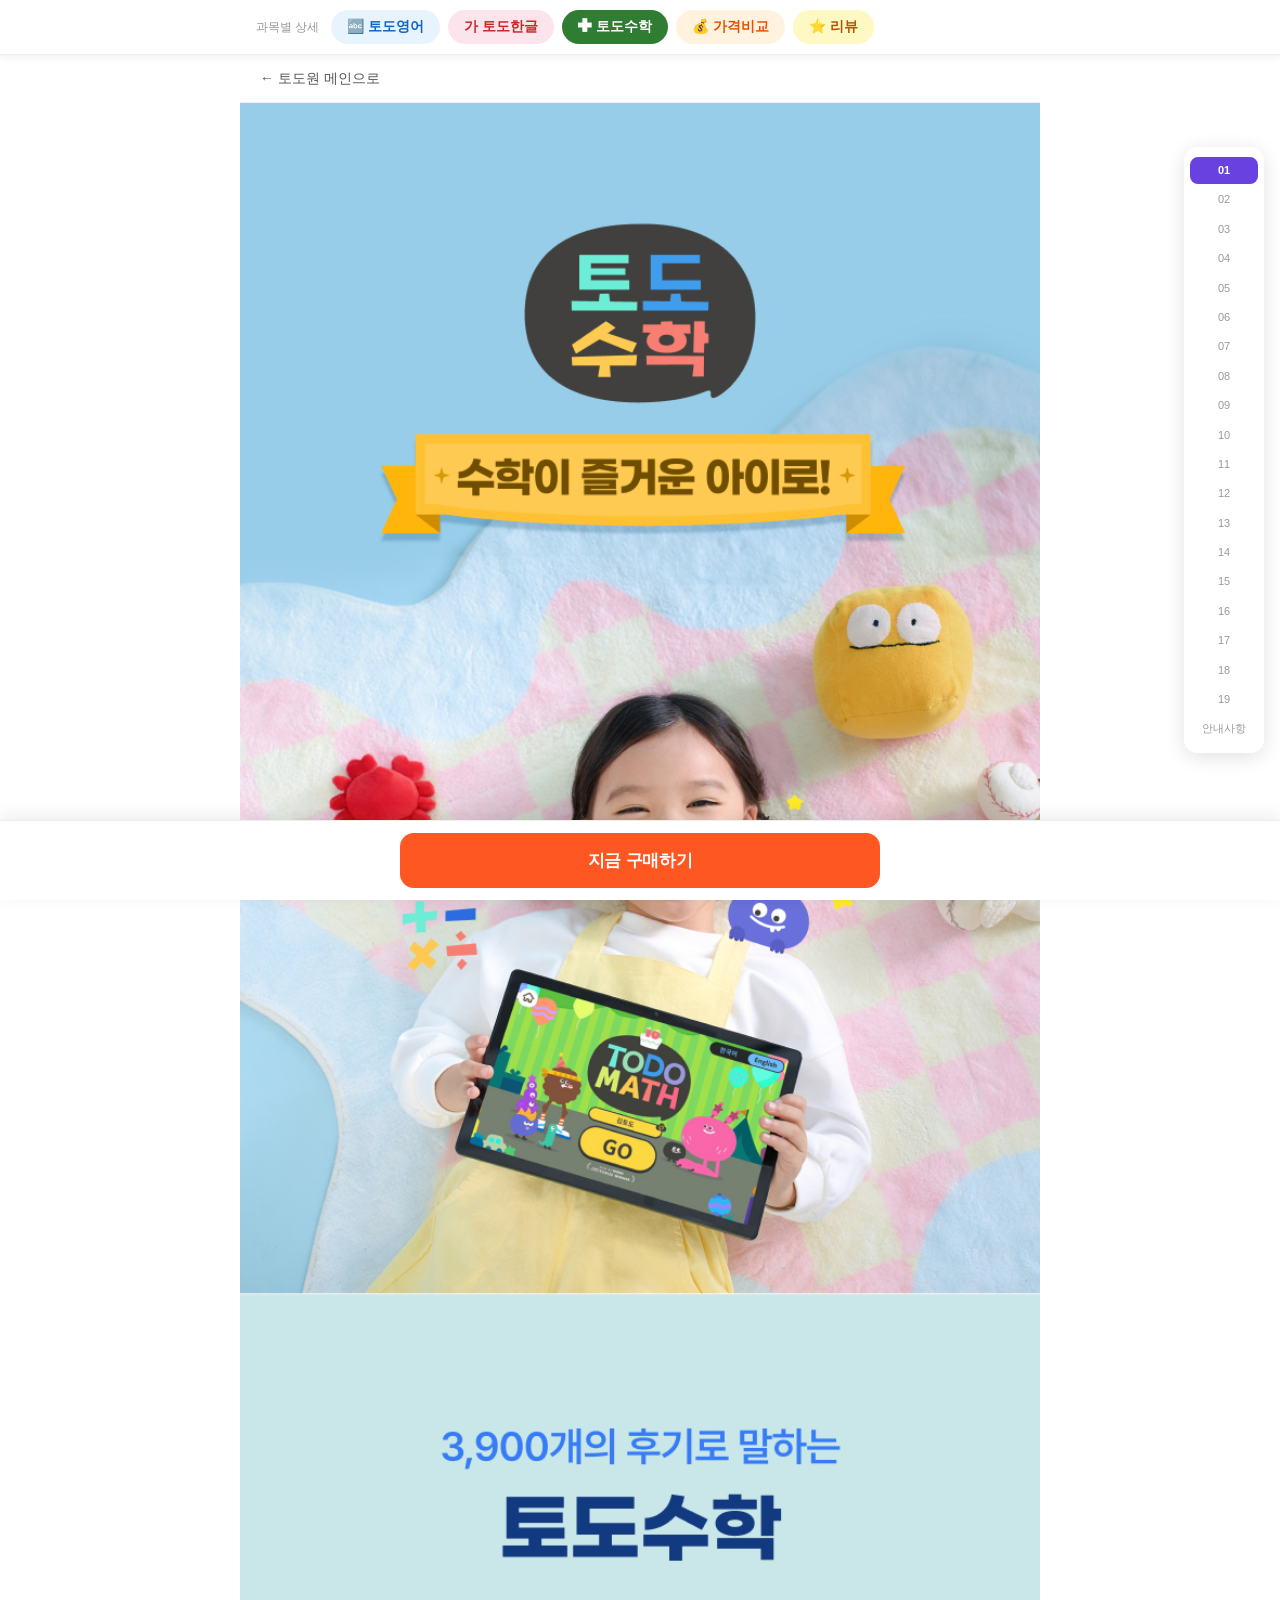
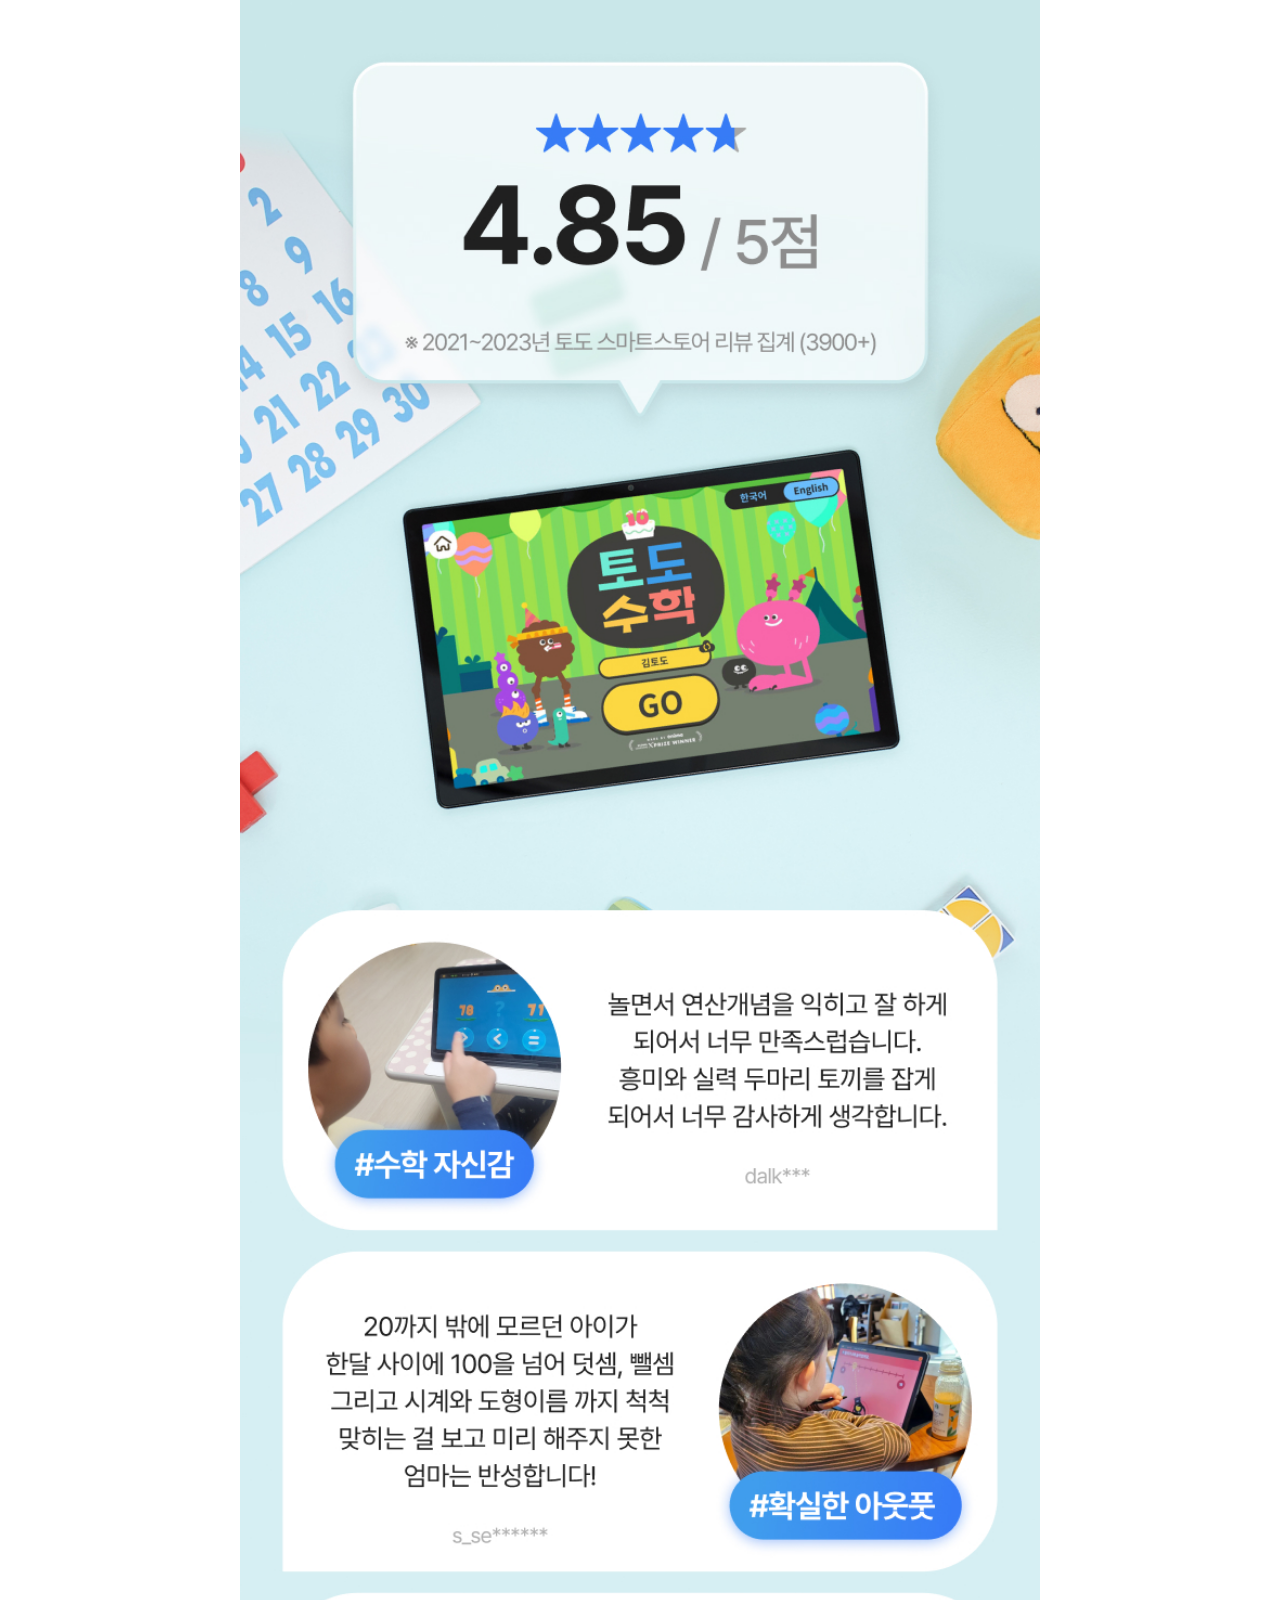
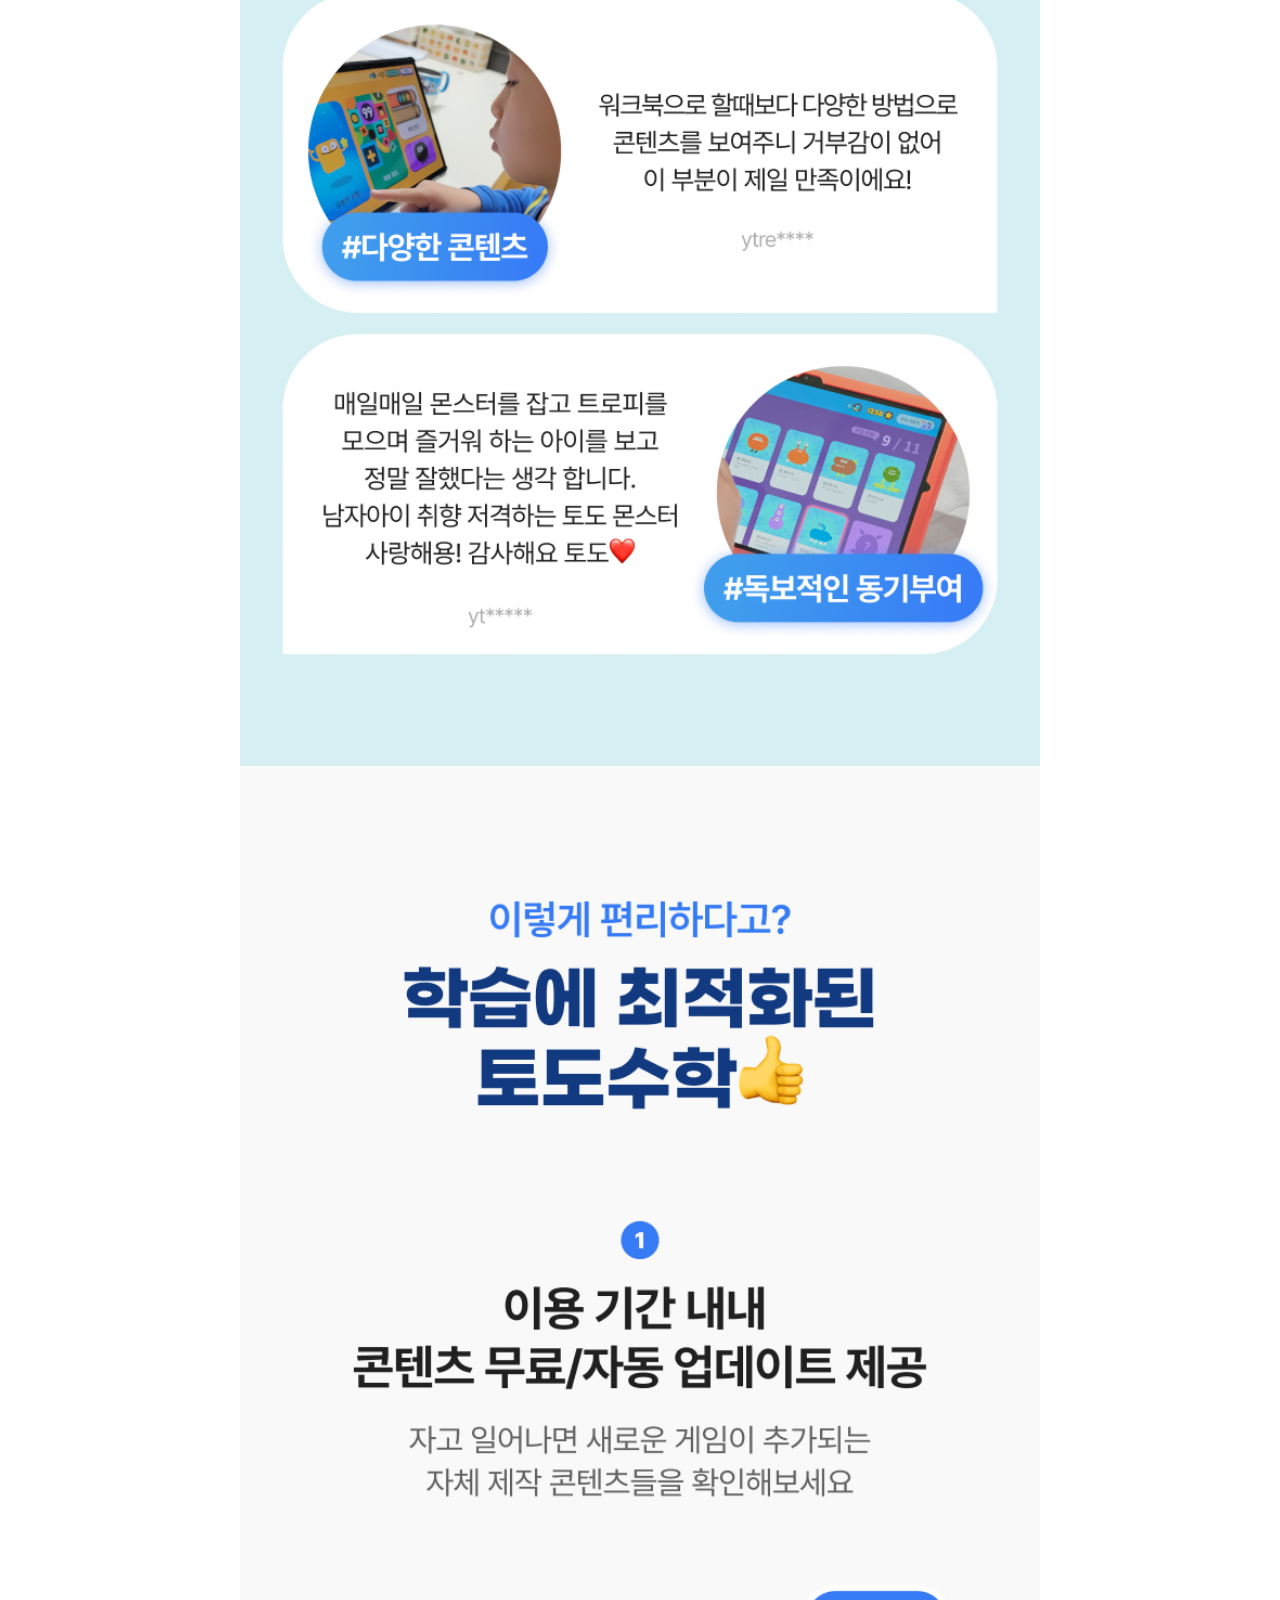
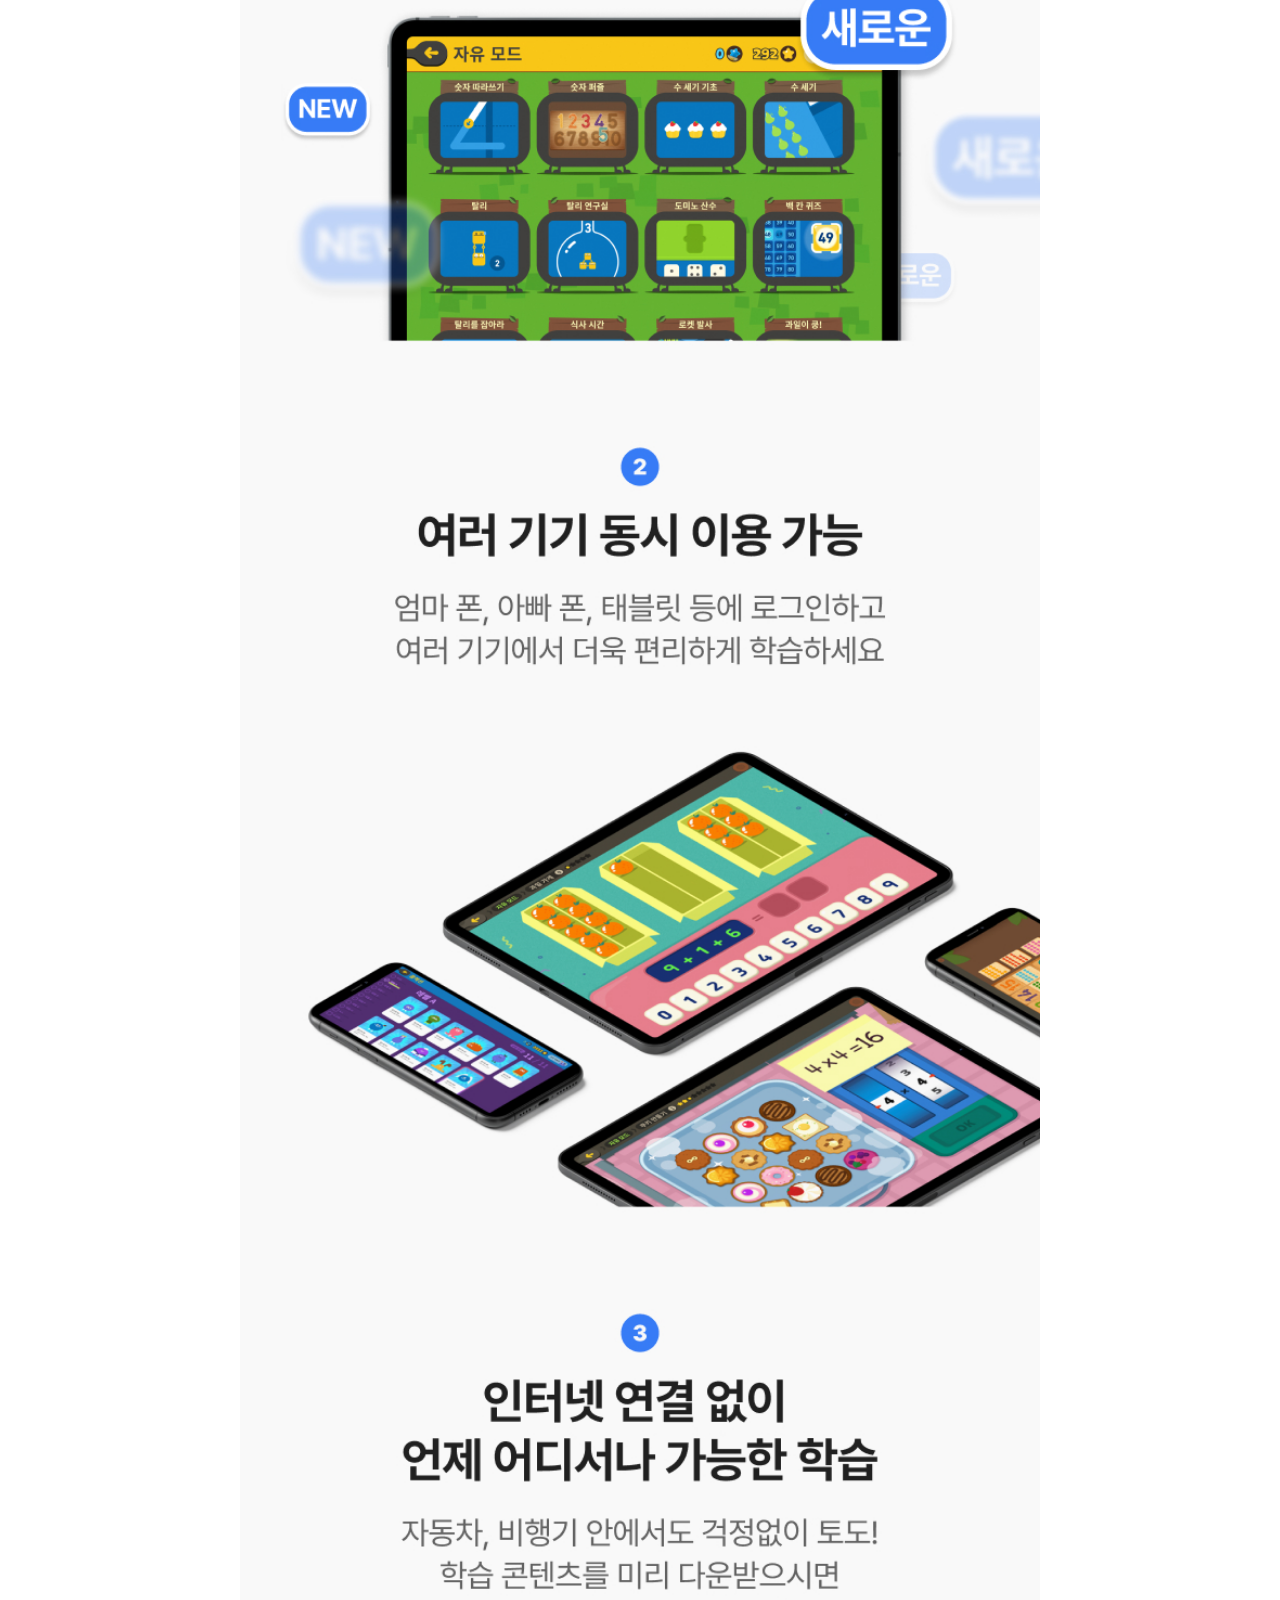
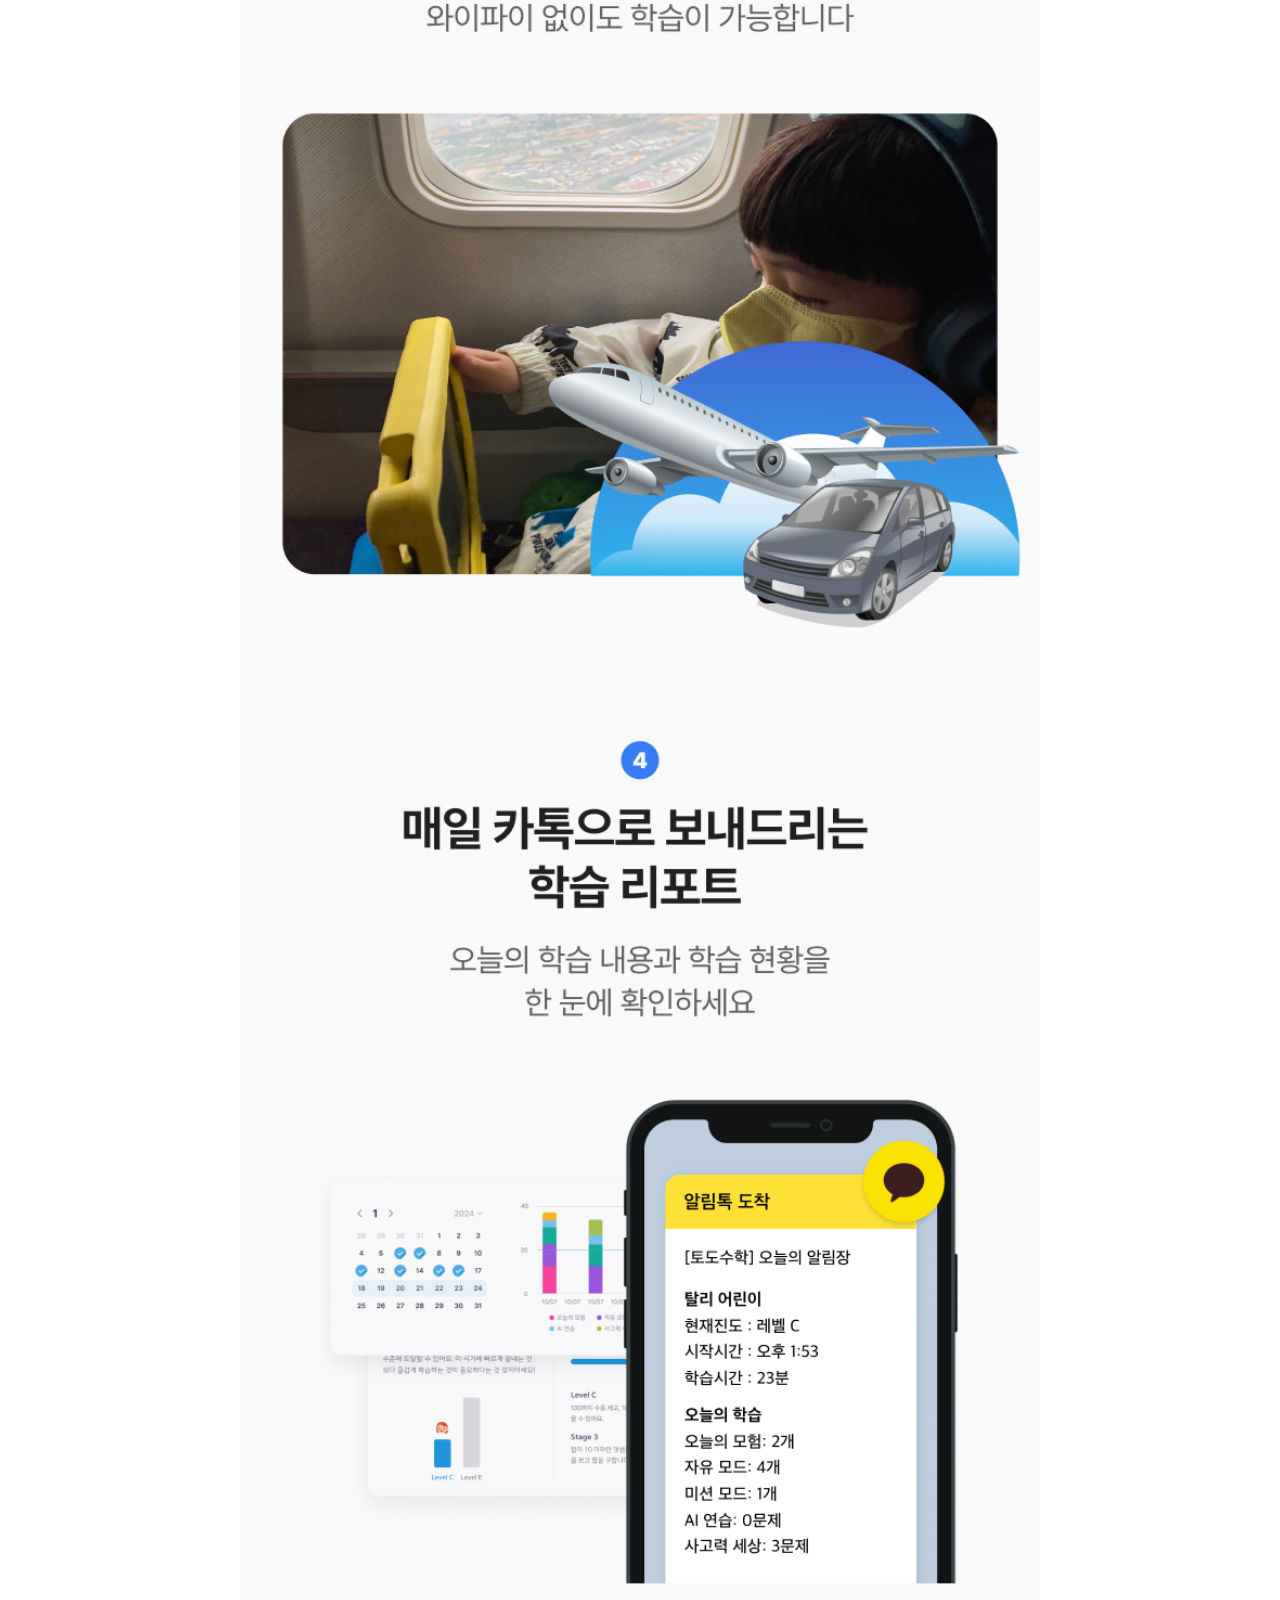
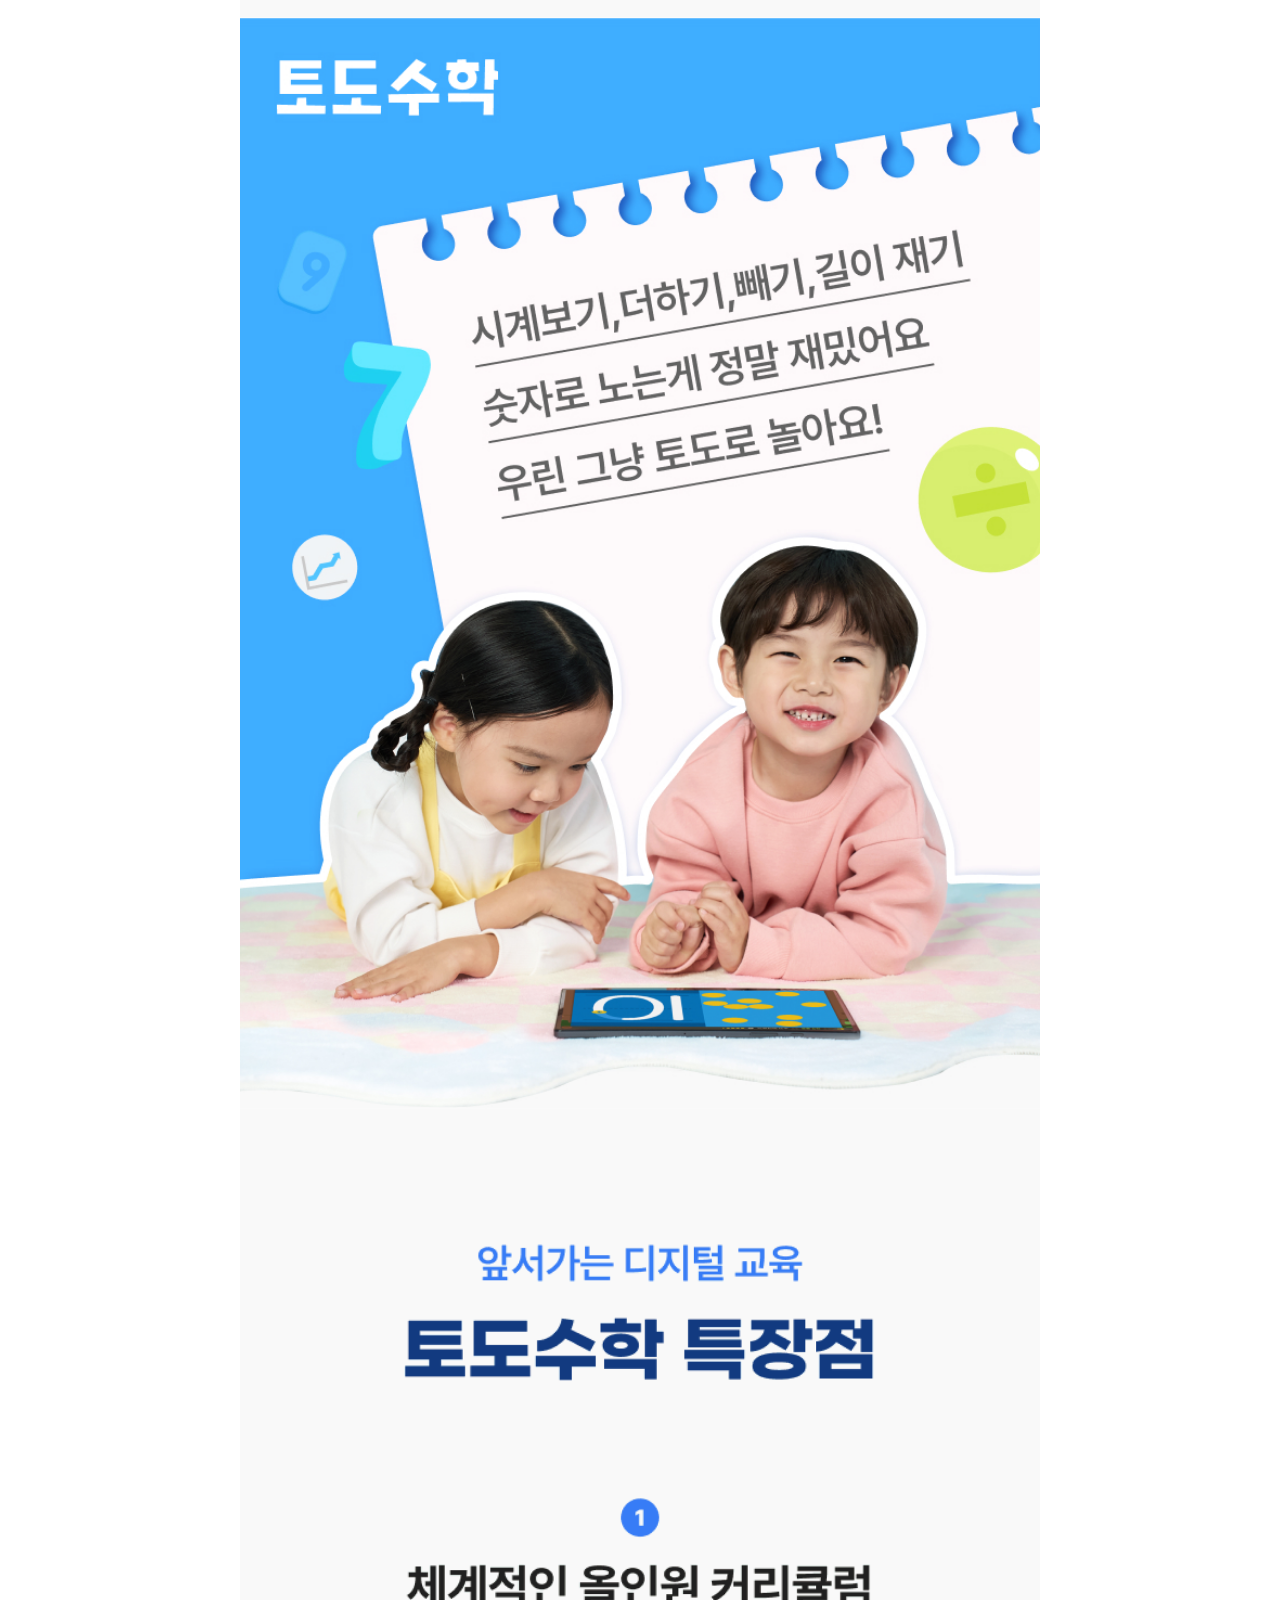
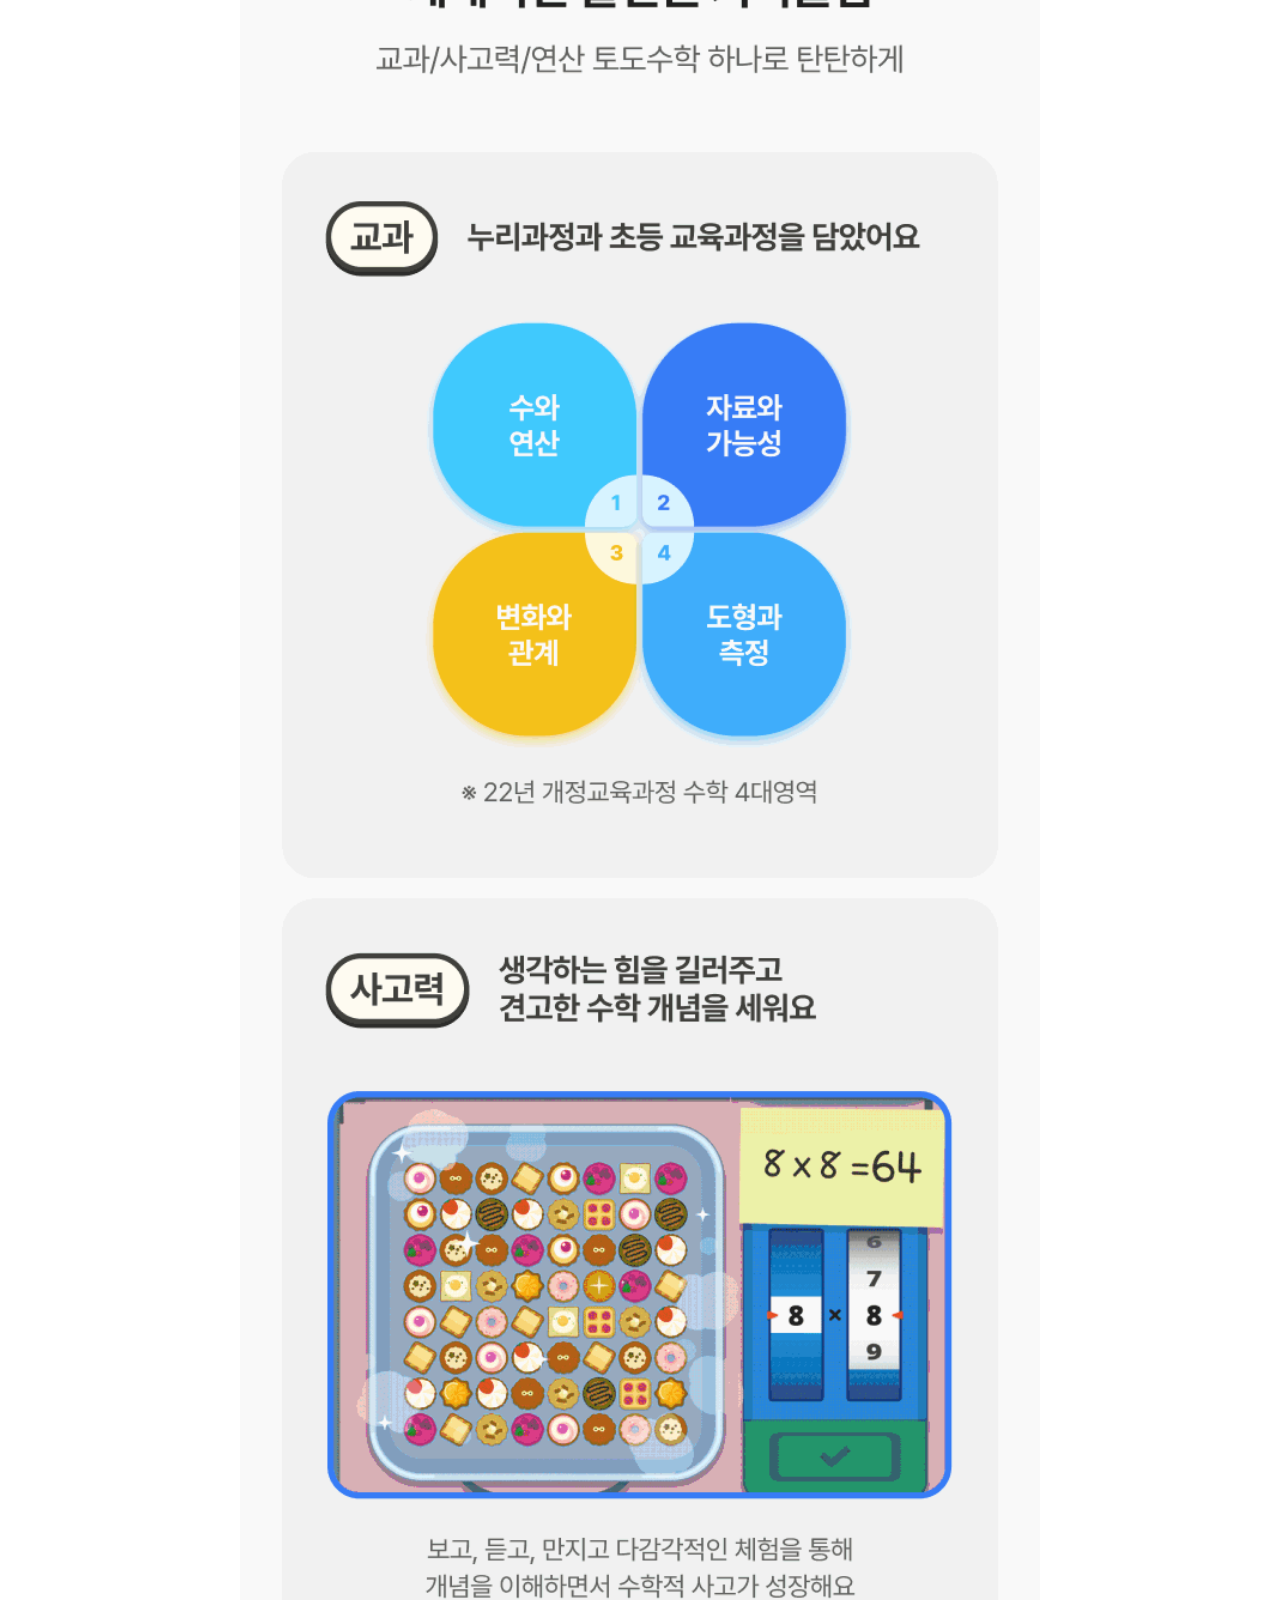
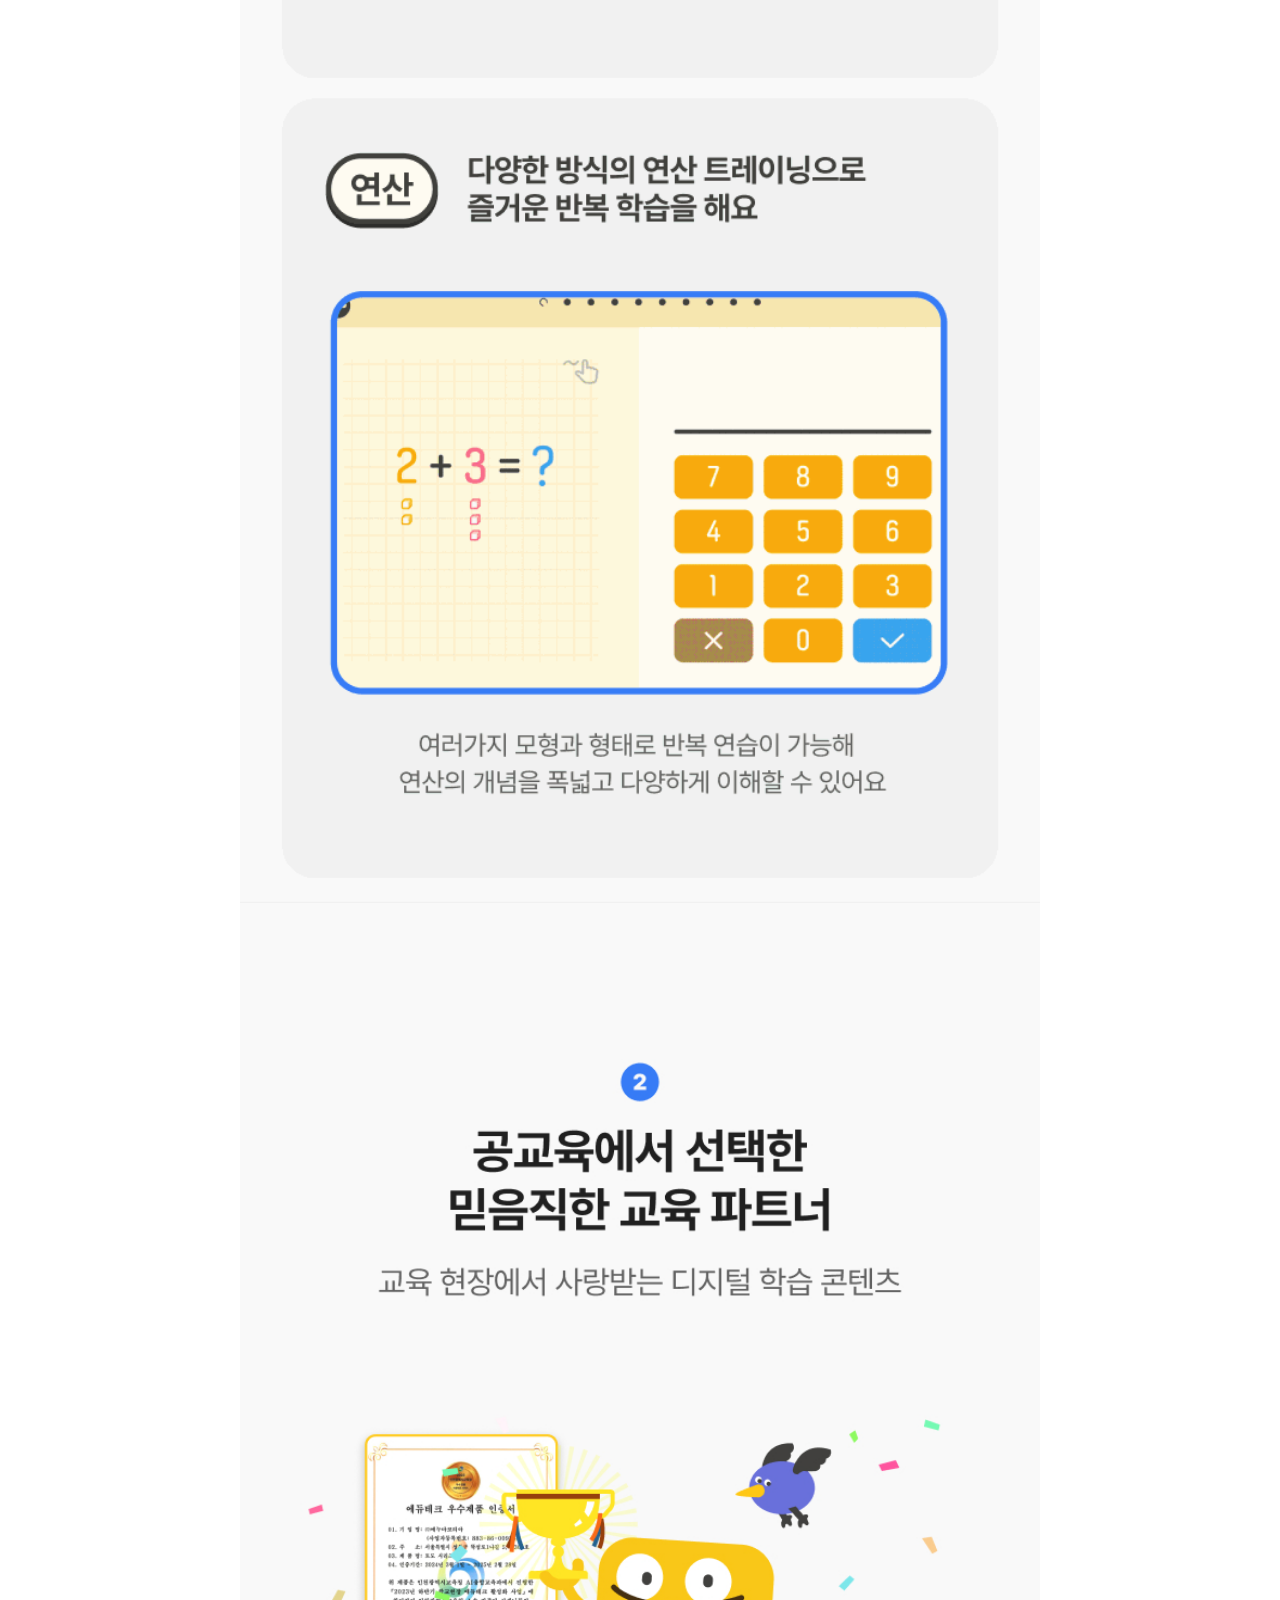
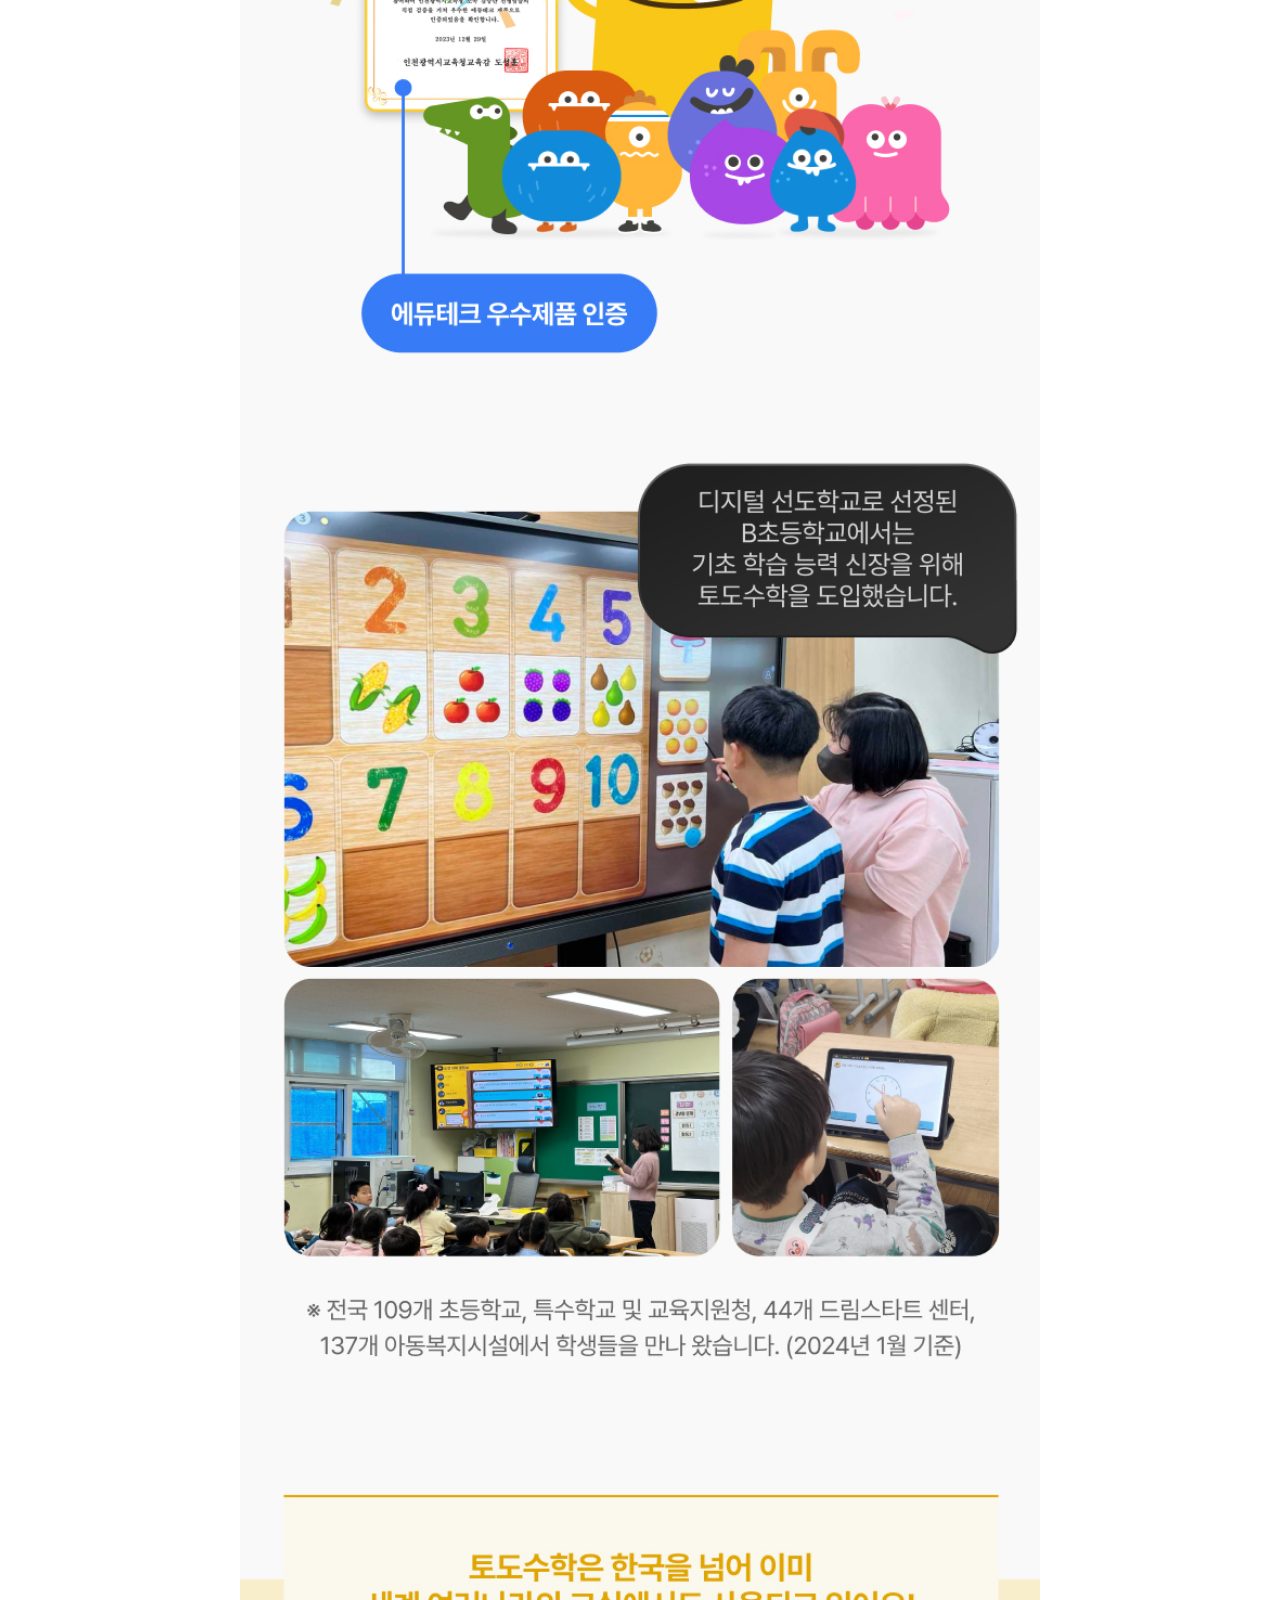
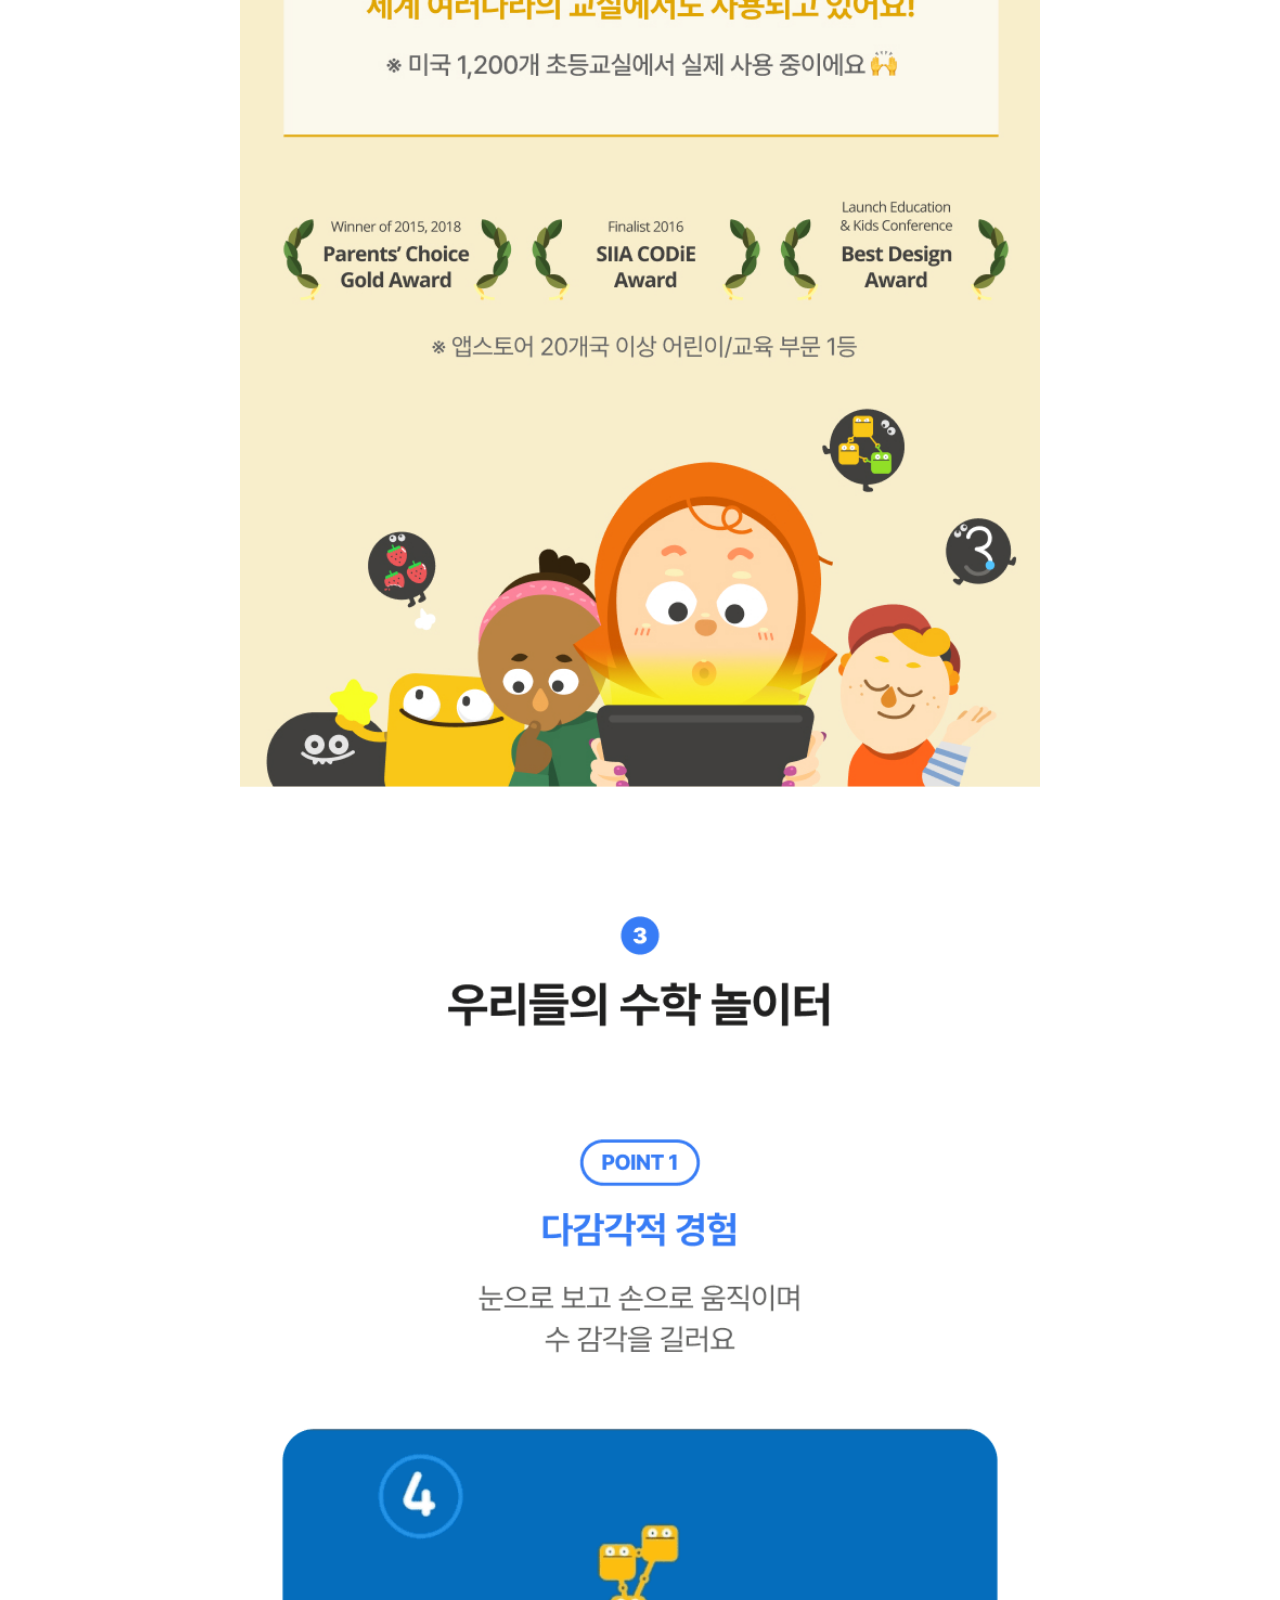
<file: math.html>
<!DOCTYPE html>
<html lang="ko">
<head>
  <meta charset="UTF-8">
  <meta name="viewport" content="width=device-width, initial-scale=1.0">
  <title>토도수학 상세</title>
  <link rel="stylesheet" href="style.css">
</head>
<body>

  <nav class="subject-nav">
    <div class="subject-nav-inner">
      <span class="nav-label">과목별 상세</span>
      <a href="english.html" class="subject-btn english-btn">🔤 토도영어</a>
      <a href="hangul.html" class="subject-btn hangul-btn">가 토도한글</a>
      <a href="math.html" class="subject-btn math-btn active">✚ 토도수학</a>
      <a href="price.html" class="subject-btn price-btn">💰 가격비교</a>
      <a href="review.html" class="subject-btn review-btn">⭐ 리뷰</a>
    </div>
  </nav>

  <main class="detail-wrap">

    <div class="back-bar">
      <a href="index.html" class="back-link">← 토도원 메인으로</a>
    </div>

    <section id="tm-01" data-label="01">
      <img src="토도수학/1_TM.jpg" alt="토도수학 1" class="detail-img">
    </section>
    <section id="tm-02" data-label="02">
      <img src="토도수학/2_TM.jpg" alt="토도수학 2" class="detail-img">
    </section>
    <section id="tm-03" data-label="03">
      <img src="토도수학/3_TM.jpg" alt="토도수학 3" class="detail-img">
    </section>
    <section id="tm-04" data-label="04">
      <img src="토도수학/4_TM.jpg" alt="토도수학 4" class="detail-img">
    </section>
    <section id="tm-05" data-label="05">
      <img src="토도수학/5_TM.gif" alt="토도수학 5" class="detail-img">
    </section>
    <section id="tm-06" data-label="06">
      <img src="토도수학/6_TM.jpg" alt="토도수학 6" class="detail-img">
    </section>
    <section id="tm-07" data-label="07">
      <img src="토도수학/7_TM.gif" alt="토도수학 7" class="detail-img">
    </section>
    <section id="tm-08" data-label="08">
      <img src="토도수학/8_TM.jpg" alt="토도수학 8" class="detail-img">
    </section>
    <section id="tm-09" data-label="09">
      <img src="토도수학/9_TM.jpg" alt="토도수학 9" class="detail-img">
    </section>
    <section id="tm-10" data-label="10">
      <img src="토도수학/10_TM.jpg" alt="토도수학 10" class="detail-img">
    </section>
    <section id="tm-11" data-label="11">
      <img src="토도수학/11_TM.jpg" alt="토도수학 11" class="detail-img">
    </section>
    <section id="tm-12" data-label="12">
      <img src="토도수학/12_TM.gif" alt="토도수학 12" class="detail-img">
    </section>
    <section id="tm-13" data-label="13">
      <img src="토도수학/13_TM.gif" alt="토도수학 13" class="detail-img">
    </section>
    <section id="tm-14" data-label="14">
      <img src="토도수학/14_TM.jpg" alt="토도수학 14" class="detail-img">
    </section>
    <section id="tm-15" data-label="15">
      <img src="토도수학/15_TM.gif" alt="토도수학 15" class="detail-img">
    </section>
    <section id="tm-16" data-label="16">
      <img src="토도수학/16_TM_1.jpg" alt="토도수학 16-1" class="detail-img">
      <img src="토도수학/16_TM_2.gif" alt="토도수학 16-2" class="detail-img">
      <img src="토도수학/16_TM_3.jpg" alt="토도수학 16-3" class="detail-img">
    </section>
    <section id="tm-17" data-label="17">
      <img src="토도수학/17_TM.jpg" alt="토도수학 17" class="detail-img">
    </section>
    <section id="tm-18" data-label="18">
      <img src="토도수학/18_TM_1.jpg" alt="토도수학 18-1" class="detail-img">
      <img src="토도수학/18_TM_2.gif" alt="토도수학 18-2" class="detail-img">
      <img src="토도수학/18_TM_3.gif" alt="토도수학 18-3" class="detail-img">
      <img src="토도수학/18_TM_4.gif" alt="토도수학 18-4" class="detail-img">
    </section>
    <section id="tm-19" data-label="19">
      <img src="토도수학/19_TM.jpg" alt="토도수학 19" class="detail-img">
    </section>
    <section id="tm-20" data-label="안내사항">
      <img src="토도수학/20_TM%20공홈용%20안내사항_수학.png" alt="토도수학 안내사항" class="detail-img">
    </section>

    <div class="bottom-spacer"></div>
  </main>

  <div class="sticky-bar">
    <a href="PAYMENT_URL_HERE" class="buy-btn">지금 구매하기</a>
  </div>

  <script src="script.js"></script>
</body>
</html>
</file>
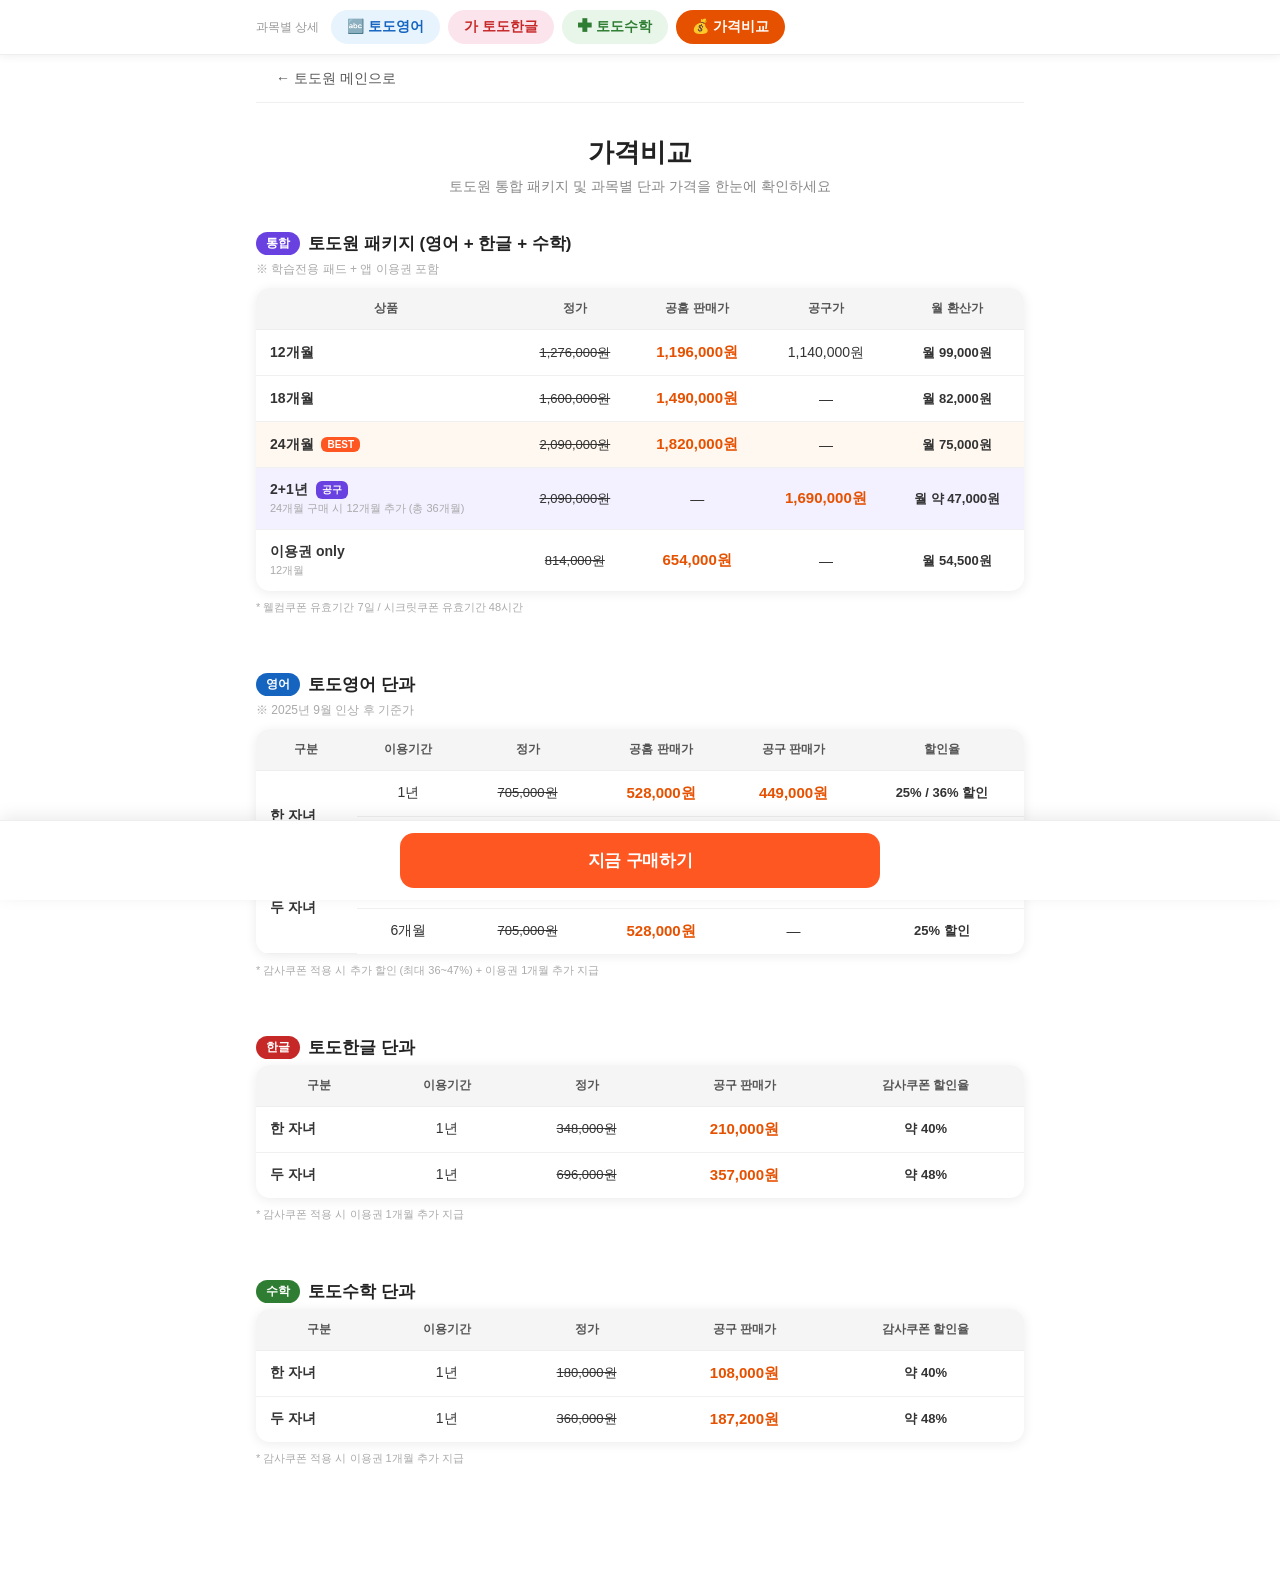
<file: price.html>
<!DOCTYPE html>
<html lang="ko">
<head>
  <meta charset="UTF-8">
  <meta name="viewport" content="width=device-width, initial-scale=1.0">
  <title>토도원 가격비교</title>
  <link rel="stylesheet" href="style.css">
</head>
<body>

  <nav class="subject-nav">
    <div class="subject-nav-inner">
      <span class="nav-label">과목별 상세</span>
      <a href="english.html" class="subject-btn english-btn">🔤 토도영어</a>
      <a href="hangul.html" class="subject-btn hangul-btn">가 토도한글</a>
      <a href="math.html" class="subject-btn math-btn">✚ 토도수학</a>
      <a href="price.html" class="subject-btn price-btn active">💰 가격비교</a>
    </div>
  </nav>

  <main class="detail-wrap price-wrap">

    <div class="back-bar">
      <a href="index.html" class="back-link">← 토도원 메인으로</a>
    </div>

    <div class="price-page-header">
      <h1 class="price-page-title">가격비교</h1>
      <p class="price-page-desc">토도원 통합 패키지 및 과목별 단과 가격을 한눈에 확인하세요</p>
    </div>

    <!-- 토도원 통합 패키지 -->
    <section class="price-section">
      <h2 class="price-section-title">
        <span class="price-badge badge-all">통합</span>
        토도원 패키지 (영어 + 한글 + 수학)
      </h2>
      <p class="price-section-note">※ 학습전용 패드 + 앱 이용권 포함</p>
      <div class="price-table-wrap">
        <table class="price-table">
          <thead>
            <tr>
              <th>상품</th>
              <th>정가</th>
              <th>공홈 판매가</th>
              <th>공구가</th>
              <th>월 환산가</th>
            </tr>
          </thead>
          <tbody>
            <tr>
              <td class="product-name">12개월</td>
              <td class="price-original">1,276,000원</td>
              <td class="price-sale highlight">1,196,000원</td>
              <td class="price-group">1,140,000원</td>
              <td class="price-monthly">월 99,000원</td>
            </tr>
            <tr>
              <td class="product-name">18개월</td>
              <td class="price-original">1,600,000원</td>
              <td class="price-sale highlight">1,490,000원</td>
              <td class="price-group">—</td>
              <td class="price-monthly">월 82,000원</td>
            </tr>
            <tr class="row-best">
              <td class="product-name">24개월 <span class="best-tag">BEST</span></td>
              <td class="price-original">2,090,000원</td>
              <td class="price-sale highlight">1,820,000원</td>
              <td class="price-group">—</td>
              <td class="price-monthly">월 75,000원</td>
            </tr>
            <tr class="row-group-best">
              <td class="product-name">2+1년 <span class="best-tag group-tag">공구</span><br><span class="sub-text">24개월 구매 시 12개월 추가 (총 36개월)</span></td>
              <td class="price-original">2,090,000원</td>
              <td class="price-group">—</td>
              <td class="price-group price-sale highlight">1,690,000원</td>
              <td class="price-monthly">월 약 47,000원</td>
            </tr>
            <tr>
              <td class="product-name">이용권 only<br><span class="sub-text">12개월</span></td>
              <td class="price-original">814,000원</td>
              <td class="price-sale highlight">654,000원</td>
              <td class="price-group">—</td>
              <td class="price-monthly">월 54,500원</td>
            </tr>
          </tbody>
        </table>
      </div>
      <p class="price-coupon-note">* 웰컴쿠폰 유효기간 7일 / 시크릿쿠폰 유효기간 48시간</p>
    </section>

    <!-- 토도영어 단과 -->
    <section class="price-section">
      <h2 class="price-section-title">
        <span class="price-badge badge-english">영어</span>
        토도영어 단과
      </h2>
      <p class="price-section-note">※ 2025년 9월 인상 후 기준가</p>
      <div class="price-table-wrap">
        <table class="price-table">
          <thead>
            <tr>
              <th>구분</th>
              <th>이용기간</th>
              <th>정가</th>
              <th>공홈 판매가</th>
              <th>공구 판매가</th>
              <th>할인율</th>
            </tr>
          </thead>
          <tbody>
            <tr>
              <td class="product-name" rowspan="2">한 자녀</td>
              <td>1년</td>
              <td class="price-original">705,000원</td>
              <td class="price-sale highlight">528,000원</td>
              <td class="price-group price-sale highlight">449,000원</td>
              <td class="discount-rate">25% / 36% 할인</td>
            </tr>
            <tr>
              <td>6개월</td>
              <td class="price-original">352,500원</td>
              <td class="price-sale highlight">299,000원</td>
              <td class="price-group">—</td>
              <td class="discount-rate">15% 할인</td>
            </tr>
            <tr>
              <td class="product-name" rowspan="2">두 자녀</td>
              <td>1년</td>
              <td class="price-original">1,410,000원</td>
              <td class="price-sale highlight">916,000원</td>
              <td class="price-group price-sale highlight">747,000원</td>
              <td class="discount-rate">35% / 47% 할인</td>
            </tr>
            <tr>
              <td>6개월</td>
              <td class="price-original">705,000원</td>
              <td class="price-sale highlight">528,000원</td>
              <td class="price-group">—</td>
              <td class="discount-rate">25% 할인</td>
            </tr>
          </tbody>
        </table>
      </div>
      <p class="price-coupon-note">* 감사쿠폰 적용 시 추가 할인 (최대 36~47%) + 이용권 1개월 추가 지급</p>
    </section>

    <!-- 토도한글 단과 -->
    <section class="price-section">
      <h2 class="price-section-title">
        <span class="price-badge badge-hangul">한글</span>
        토도한글 단과
      </h2>
      <div class="price-table-wrap">
        <table class="price-table">
          <thead>
            <tr>
              <th>구분</th>
              <th>이용기간</th>
              <th>정가</th>
              <th>공구 판매가</th>
              <th>감사쿠폰 할인율</th>
            </tr>
          </thead>
          <tbody>
            <tr>
              <td class="product-name">한 자녀</td>
              <td>1년</td>
              <td class="price-original">348,000원</td>
              <td class="price-sale highlight">210,000원</td>
              <td class="discount-rate">약 40%</td>
            </tr>
            <tr>
              <td class="product-name">두 자녀</td>
              <td>1년</td>
              <td class="price-original">696,000원</td>
              <td class="price-sale highlight">357,000원</td>
              <td class="discount-rate">약 48%</td>
            </tr>
          </tbody>
        </table>
      </div>
      <p class="price-coupon-note">* 감사쿠폰 적용 시 이용권 1개월 추가 지급</p>
    </section>

    <!-- 토도수학 단과 -->
    <section class="price-section">
      <h2 class="price-section-title">
        <span class="price-badge badge-math">수학</span>
        토도수학 단과
      </h2>
      <div class="price-table-wrap">
        <table class="price-table">
          <thead>
            <tr>
              <th>구분</th>
              <th>이용기간</th>
              <th>정가</th>
              <th>공구 판매가</th>
              <th>감사쿠폰 할인율</th>
            </tr>
          </thead>
          <tbody>
            <tr>
              <td class="product-name">한 자녀</td>
              <td>1년</td>
              <td class="price-original">180,000원</td>
              <td class="price-sale highlight">108,000원</td>
              <td class="discount-rate">약 40%</td>
            </tr>
            <tr>
              <td class="product-name">두 자녀</td>
              <td>1년</td>
              <td class="price-original">360,000원</td>
              <td class="price-sale highlight">187,200원</td>
              <td class="discount-rate">약 48%</td>
            </tr>
          </tbody>
        </table>
      </div>
      <p class="price-coupon-note">* 감사쿠폰 적용 시 이용권 1개월 추가 지급</p>
    </section>

    <div class="bottom-spacer"></div>
  </main>

  <div class="sticky-bar">
    <a href="PAYMENT_URL_HERE" class="buy-btn">지금 구매하기</a>
  </div>

  <script src="script.js"></script>
</body>
</html>
</file>
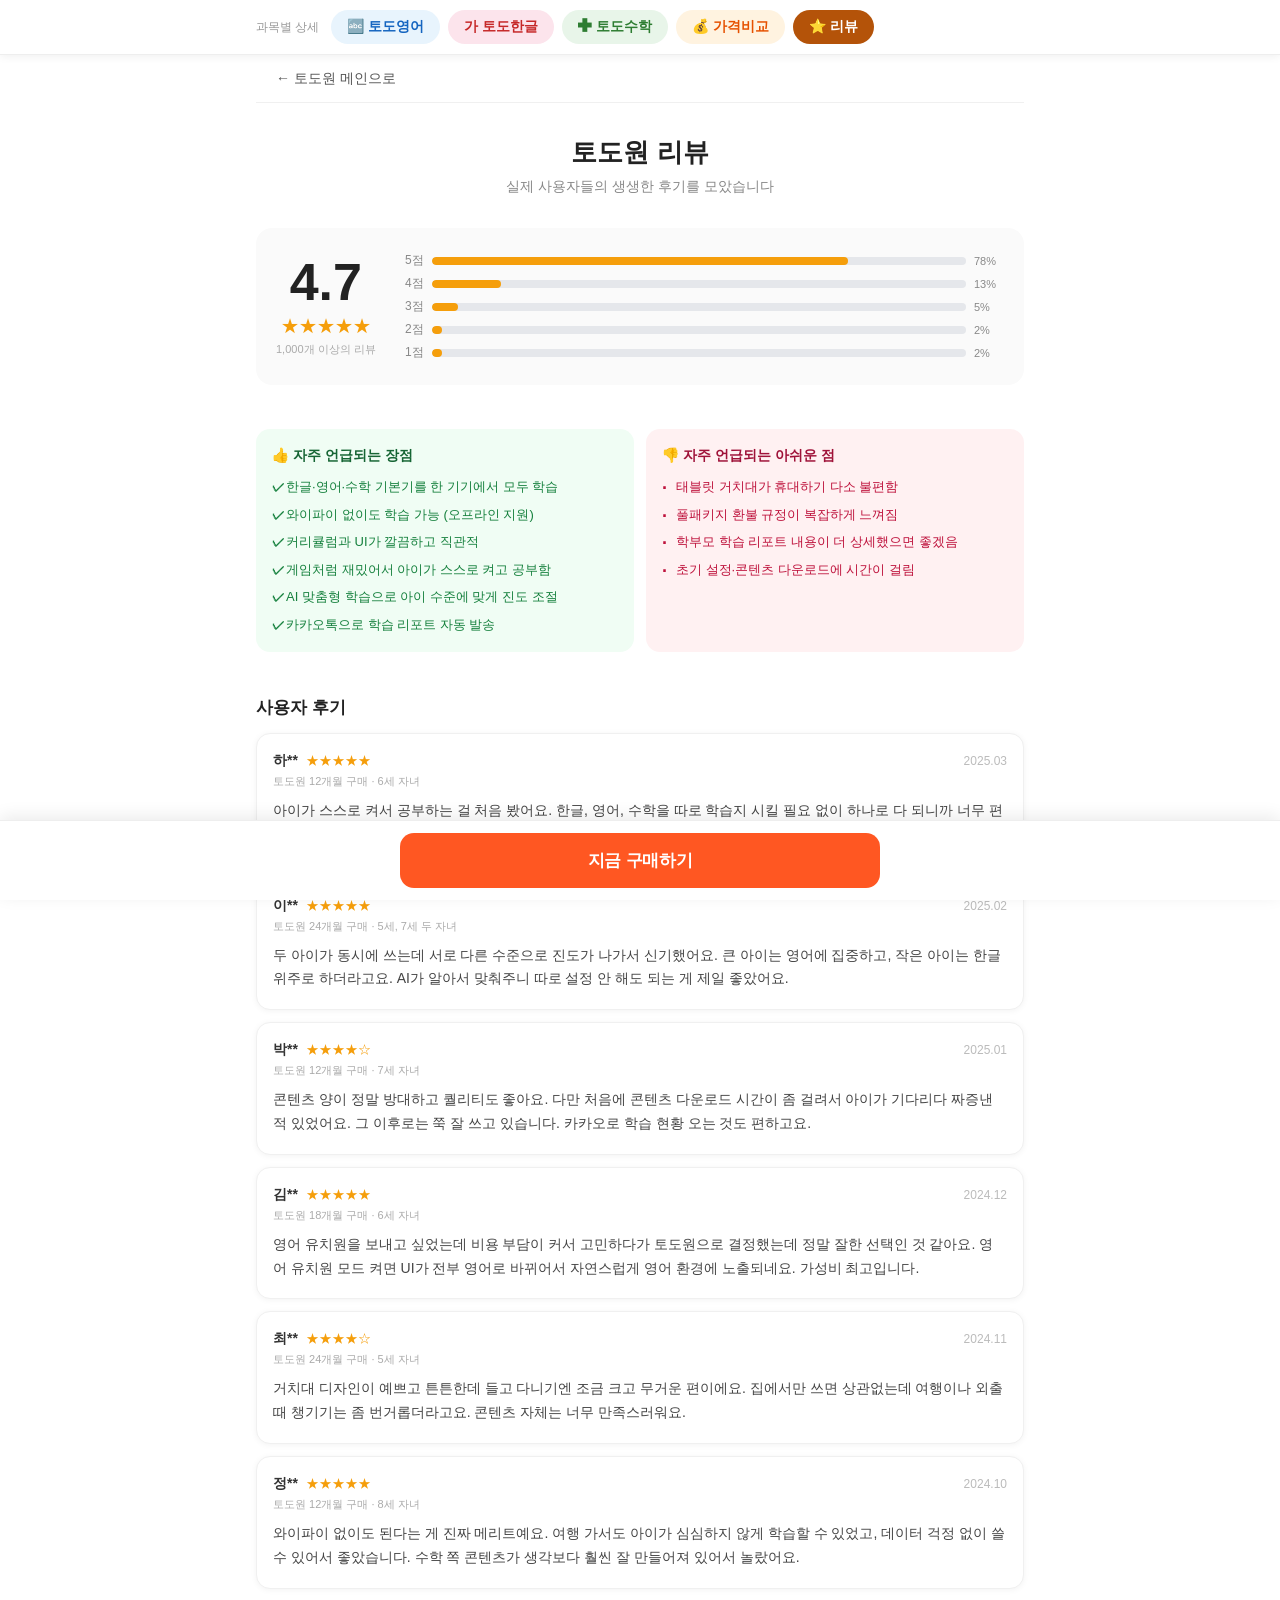
<file: review.html>
<!DOCTYPE html>
<html lang="ko">
<head>
  <meta charset="UTF-8">
  <meta name="viewport" content="width=device-width, initial-scale=1.0">
  <title>토도원 리뷰</title>
  <link rel="stylesheet" href="style.css">
</head>
<body>

  <nav class="subject-nav">
    <div class="subject-nav-inner">
      <span class="nav-label">과목별 상세</span>
      <a href="english.html" class="subject-btn english-btn">🔤 토도영어</a>
      <a href="hangul.html" class="subject-btn hangul-btn">가 토도한글</a>
      <a href="math.html" class="subject-btn math-btn">✚ 토도수학</a>
      <a href="price.html" class="subject-btn price-btn">💰 가격비교</a>
      <a href="review.html" class="subject-btn review-btn active">⭐ 리뷰</a>
    </div>
  </nav>

  <main class="detail-wrap price-wrap">

    <div class="back-bar">
      <a href="index.html" class="back-link">← 토도원 메인으로</a>
    </div>

    <div class="price-page-header">
      <h1 class="price-page-title">토도원 리뷰</h1>
      <p class="price-page-desc">실제 사용자들의 생생한 후기를 모았습니다</p>
    </div>

    <!-- 별점 요약 -->
    <section class="review-summary-section">
      <div class="review-score-box">
        <div class="review-score-left">
          <div class="review-big-score">4.7</div>
          <div class="review-stars">★★★★★</div>
          <div class="review-count">1,000개 이상의 리뷰</div>
        </div>
        <div class="review-score-right">
          <div class="review-bar-row">
            <span class="bar-label">5점</span>
            <div class="bar-track"><div class="bar-fill" style="width:78%"></div></div>
            <span class="bar-pct">78%</span>
          </div>
          <div class="review-bar-row">
            <span class="bar-label">4점</span>
            <div class="bar-track"><div class="bar-fill" style="width:13%"></div></div>
            <span class="bar-pct">13%</span>
          </div>
          <div class="review-bar-row">
            <span class="bar-label">3점</span>
            <div class="bar-track"><div class="bar-fill" style="width:5%"></div></div>
            <span class="bar-pct">5%</span>
          </div>
          <div class="review-bar-row">
            <span class="bar-label">2점</span>
            <div class="bar-track"><div class="bar-fill" style="width:2%"></div></div>
            <span class="bar-pct">2%</span>
          </div>
          <div class="review-bar-row">
            <span class="bar-label">1점</span>
            <div class="bar-track"><div class="bar-fill" style="width:2%"></div></div>
            <span class="bar-pct">2%</span>
          </div>
        </div>
      </div>
    </section>

    <!-- 장점 / 단점 -->
    <section class="review-pros-cons">
      <div class="pros-box">
        <h3 class="pros-title">👍 자주 언급되는 장점</h3>
        <ul class="pros-list">
          <li>한글·영어·수학 기본기를 한 기기에서 모두 학습</li>
          <li>와이파이 없이도 학습 가능 (오프라인 지원)</li>
          <li>커리큘럼과 UI가 깔끔하고 직관적</li>
          <li>게임처럼 재밌어서 아이가 스스로 켜고 공부함</li>
          <li>AI 맞춤형 학습으로 아이 수준에 맞게 진도 조절</li>
          <li>카카오톡으로 학습 리포트 자동 발송</li>
        </ul>
      </div>
      <div class="cons-box">
        <h3 class="cons-title">👎 자주 언급되는 아쉬운 점</h3>
        <ul class="cons-list">
          <li>태블릿 거치대가 휴대하기 다소 불편함</li>
          <li>풀패키지 환불 규정이 복잡하게 느껴짐</li>
          <li>학부모 학습 리포트 내용이 더 상세했으면 좋겠음</li>
          <li>초기 설정·콘텐츠 다운로드에 시간이 걸림</li>
        </ul>
      </div>
    </section>

    <!-- 리뷰 카드 목록 -->
    <section class="review-list-section">
      <h2 class="review-list-title">사용자 후기</h2>

      <div class="review-card">
        <div class="review-card-header">
          <span class="reviewer-name">하**</span>
          <span class="reviewer-stars">★★★★★</span>
          <span class="reviewer-date">2025.03</span>
        </div>
        <p class="reviewer-tag">토도원 12개월 구매 · 6세 자녀</p>
        <p class="review-text">아이가 스스로 켜서 공부하는 걸 처음 봤어요. 한글, 영어, 수학을 따로 학습지 시킬 필요 없이 하나로 다 되니까 너무 편하고, 무엇보다 아이가 재밌어서 달라고 하니까 강요 없이 자연스럽게 학습 습관이 생겼습니다.</p>
      </div>

      <div class="review-card">
        <div class="review-card-header">
          <span class="reviewer-name">이**</span>
          <span class="reviewer-stars">★★★★★</span>
          <span class="reviewer-date">2025.02</span>
        </div>
        <p class="reviewer-tag">토도원 24개월 구매 · 5세, 7세 두 자녀</p>
        <p class="review-text">두 아이가 동시에 쓰는데 서로 다른 수준으로 진도가 나가서 신기했어요. 큰 아이는 영어에 집중하고, 작은 아이는 한글 위주로 하더라고요. AI가 알아서 맞춰주니 따로 설정 안 해도 되는 게 제일 좋았어요.</p>
      </div>

      <div class="review-card">
        <div class="review-card-header">
          <span class="reviewer-name">박**</span>
          <span class="reviewer-stars">★★★★☆</span>
          <span class="reviewer-date">2025.01</span>
        </div>
        <p class="reviewer-tag">토도원 12개월 구매 · 7세 자녀</p>
        <p class="review-text">콘텐츠 양이 정말 방대하고 퀄리티도 좋아요. 다만 처음에 콘텐츠 다운로드 시간이 좀 걸려서 아이가 기다리다 짜증낸 적 있었어요. 그 이후로는 쭉 잘 쓰고 있습니다. 카카오로 학습 현황 오는 것도 편하고요.</p>
      </div>

      <div class="review-card">
        <div class="review-card-header">
          <span class="reviewer-name">김**</span>
          <span class="reviewer-stars">★★★★★</span>
          <span class="reviewer-date">2024.12</span>
        </div>
        <p class="reviewer-tag">토도원 18개월 구매 · 6세 자녀</p>
        <p class="review-text">영어 유치원을 보내고 싶었는데 비용 부담이 커서 고민하다가 토도원으로 결정했는데 정말 잘한 선택인 것 같아요. 영어 유치원 모드 켜면 UI가 전부 영어로 바뀌어서 자연스럽게 영어 환경에 노출되네요. 가성비 최고입니다.</p>
      </div>

      <div class="review-card">
        <div class="review-card-header">
          <span class="reviewer-name">최**</span>
          <span class="reviewer-stars">★★★★☆</span>
          <span class="reviewer-date">2024.11</span>
        </div>
        <p class="reviewer-tag">토도원 24개월 구매 · 5세 자녀</p>
        <p class="review-text">거치대 디자인이 예쁘고 튼튼한데 들고 다니기엔 조금 크고 무거운 편이에요. 집에서만 쓰면 상관없는데 여행이나 외출 때 챙기기는 좀 번거롭더라고요. 콘텐츠 자체는 너무 만족스러워요.</p>
      </div>

      <div class="review-card">
        <div class="review-card-header">
          <span class="reviewer-name">정**</span>
          <span class="reviewer-stars">★★★★★</span>
          <span class="reviewer-date">2024.10</span>
        </div>
        <p class="reviewer-tag">토도원 12개월 구매 · 8세 자녀</p>
        <p class="review-text">와이파이 없이도 된다는 게 진짜 메리트예요. 여행 가서도 아이가 심심하지 않게 학습할 수 있었고, 데이터 걱정 없이 쓸 수 있어서 좋았습니다. 수학 쪽 콘텐츠가 생각보다 훨씬 잘 만들어져 있어서 놀랐어요.</p>
      </div>

    </section>

    <div class="bottom-spacer"></div>
  </main>

  <div class="sticky-bar">
    <a href="https://todo-one.com/" class="buy-btn">지금 구매하기</a>
  </div>

  <script src="script.js"></script>
</body>
</html>
</file>
<file: style.css>
* {
  margin: 0;
  padding: 0;
  box-sizing: border-box;
}

body {
  background: #fff;
  font-family: 'Apple SD Gothic Neo', 'Noto Sans KR', sans-serif;
}

/* ─── 과목별 네비게이션 ─── */
.subject-nav {
  position: sticky;
  top: 0;
  z-index: 90;
  background: #fff;
  border-bottom: 1px solid #eee;
  box-shadow: 0 2px 8px rgba(0,0,0,0.06);
}

.subject-nav-inner {
  max-width: 800px;
  margin: 0 auto;
  padding: 10px 16px;
  display: flex;
  align-items: center;
  gap: 8px;
}

.nav-label {
  font-size: 12px;
  color: #999;
  margin-right: 4px;
  white-space: nowrap;
}

.subject-btn {
  padding: 8px 16px;
  border-radius: 20px;
  font-size: 14px;
  font-weight: 700;
  text-decoration: none;
  transition: background 0.15s, color 0.15s;
  white-space: nowrap;
}

.english-btn {
  background: #e8f4fd;
  color: #1565c0;
}
.english-btn:hover, .english-btn.active {
  background: #1565c0;
  color: #fff;
}

.hangul-btn {
  background: #fce4ec;
  color: #c62828;
}
.hangul-btn:hover, .hangul-btn.active {
  background: #c62828;
  color: #fff;
}

.math-btn {
  background: #e8f5e9;
  color: #2e7d32;
}
.math-btn:hover, .math-btn.active {
  background: #2e7d32;
  color: #fff;
}

.price-btn {
  background: #fff3e0;
  color: #e65100;
}
.price-btn:hover, .price-btn.active {
  background: #e65100;
  color: #fff;
}

/* ─── 뒤로가기 바 ─── */
.back-bar {
  padding: 14px 20px;
  border-bottom: 1px solid #f0f0f0;
}

.back-link {
  font-size: 14px;
  color: #555;
  text-decoration: none;
}

.back-link:hover {
  color: #222;
}

/* ─── 플레이스홀더 (이미지 미등록 상태) ─── */
.placeholder-notice {
  padding: 80px 24px;
  text-align: center;
  color: #bbb;
}

.placeholder-icon {
  font-size: 56px;
  margin-bottom: 20px;
}

.placeholder-title {
  font-size: 18px;
  font-weight: 700;
  color: #ccc;
  margin-bottom: 10px;
}

.placeholder-desc {
  font-size: 14px;
  color: #ccc;
  line-height: 1.8;
}

/* ─── 상세 이미지 래퍼 ─── */
.detail-wrap {
  max-width: 800px;
  margin: 0 auto;
  display: flex;
  flex-direction: column;
}

/* 상세 이미지 */
.detail-img {
  width: 100%;
  display: block;
}

/* ─── 무료체험 섹션 ─── */
.free-trial-section {
  background: #f8f4ff;
  padding: 48px 24px;
  text-align: center;
}

.trial-title {
  font-size: 22px;
  font-weight: 800;
  color: #3a1aab;
  margin-bottom: 10px;
}

.trial-desc {
  font-size: 14px;
  color: #666;
  margin-bottom: 24px;
}

.trial-input-wrap {
  display: flex;
  gap: 10px;
  max-width: 440px;
  margin: 0 auto;
}

.trial-input {
  flex: 1;
  padding: 14px 16px;
  border: 2px solid #c5b8f0;
  border-radius: 12px;
  font-size: 15px;
  outline: none;
  transition: border-color 0.2s;
}

.trial-input:focus {
  border-color: #6941e0;
}

.trial-btn {
  padding: 14px 22px;
  background: #6941e0;
  color: #fff;
  border: none;
  border-radius: 12px;
  font-size: 15px;
  font-weight: 700;
  cursor: pointer;
  white-space: nowrap;
  transition: background 0.2s;
}

.trial-btn:hover {
  background: #5232b8;
}

.trial-error {
  margin-top: 12px;
  font-size: 13px;
  color: #e53935;
}

/* ─── 하단 고정 바 ─── */
.sticky-bar {
  position: fixed;
  bottom: 0;
  left: 0;
  right: 0;
  background: #fff;
  border-top: 1px solid #eee;
  padding: 12px 20px;
  text-align: center;
  z-index: 100;
  box-shadow: 0 -4px 16px rgba(0,0,0,0.08);
}

.buy-btn {
  display: inline-block;
  width: 100%;
  max-width: 480px;
  padding: 16px 0;
  background: #ff5722;
  color: #fff;
  font-size: 17px;
  font-weight: 800;
  border-radius: 14px;
  text-decoration: none;
  letter-spacing: -0.3px;
  transition: background 0.2s;
}

.buy-btn:hover {
  background: #e64a19;
}

/* sticky 버튼에 가리는 부분 보정 */
.bottom-spacer {
  height: 80px;
}

/* ─── 앱 선택 모달 ─── */
.modal-overlay {
  position: fixed;
  inset: 0;
  background: rgba(0,0,0,0.55);
  z-index: 200;
  display: flex;
  align-items: center;
  justify-content: center;
}

.modal-box {
  background: #fff;
  border-radius: 20px;
  padding: 36px 28px 28px;
  width: 90%;
  max-width: 360px;
  text-align: center;
}

.modal-title {
  font-size: 18px;
  font-weight: 800;
  color: #222;
  margin-bottom: 8px;
}

.modal-desc {
  font-size: 13px;
  color: #888;
  margin-bottom: 24px;
}

.modal-buttons {
  display: flex;
  gap: 12px;
  margin-bottom: 20px;
}

.modal-store-btn {
  flex: 1;
  padding: 16px 8px;
  border-radius: 14px;
  font-size: 14px;
  font-weight: 700;
  text-decoration: none;
  line-height: 1.4;
}

.modal-store-btn span {
  display: block;
  font-size: 11px;
  font-weight: 400;
  margin-top: 4px;
  opacity: 0.8;
}

.ios-btn {
  background: #000;
  color: #fff;
}

.android-btn {
  background: #01875f;
  color: #fff;
}

.modal-close {
  font-size: 14px;
  color: #aaa;
  background: none;
  border: none;
  cursor: pointer;
  padding: 8px 20px;
}

/* ─── 우측 고정 네비게이션 ─── */
.side-nav {
  position: fixed;
  right: 16px;
  top: 50%;
  transform: translateY(-50%);
  z-index: 80;
  background: rgba(255, 255, 255, 0.95);
  border-radius: 14px;
  box-shadow: 0 4px 20px rgba(0, 0, 0, 0.12);
  padding: 10px 6px;
  max-height: 70vh;
  overflow-y: auto;
  display: flex;
  flex-direction: column;
  gap: 2px;
  min-width: 80px;
  scrollbar-width: none;
}

.side-nav::-webkit-scrollbar {
  display: none;
}

.side-nav-item {
  display: block;
  padding: 6px 12px;
  font-size: 11px;
  color: #999;
  text-decoration: none;
  border-radius: 8px;
  white-space: nowrap;
  transition: background 0.15s, color 0.15s;
  text-align: center;
  line-height: 1.4;
}

.side-nav-item:hover {
  background: #f0f0f0;
  color: #333;
}

.side-nav-item.active {
  background: #6941e0;
  color: #fff;
  font-weight: 700;
}

/* 960px 이하에서 우측 네비 숨김 */
@media (max-width: 960px) {
  .side-nav {
    display: none;
  }
}

/* ─── 가격비교 페이지 ─── */
.price-wrap {
  padding: 0 16px 0;
}

.price-page-header {
  padding: 32px 8px 8px;
  text-align: center;
}

.price-page-title {
  font-size: 26px;
  font-weight: 900;
  color: #222;
  margin-bottom: 8px;
}

.price-page-desc {
  font-size: 14px;
  color: #888;
}

.price-section {
  margin: 28px 0;
}

.price-section-title {
  font-size: 17px;
  font-weight: 800;
  color: #222;
  margin-bottom: 6px;
  display: flex;
  align-items: center;
  gap: 8px;
}

.price-section-note {
  font-size: 12px;
  color: #aaa;
  margin-bottom: 10px;
}

.price-badge {
  display: inline-block;
  padding: 3px 10px;
  border-radius: 20px;
  font-size: 12px;
  font-weight: 700;
  color: #fff;
  flex-shrink: 0;
}

.badge-all   { background: #6941e0; }
.badge-english { background: #1565c0; }
.badge-hangul  { background: #c62828; }
.badge-math    { background: #2e7d32; }

.price-table-wrap {
  overflow-x: auto;
  border-radius: 14px;
  box-shadow: 0 2px 12px rgba(0,0,0,0.08);
}

.price-table {
  width: 100%;
  border-collapse: collapse;
  font-size: 14px;
  min-width: 480px;
}

.price-table thead tr {
  background: #f5f5f5;
}

.price-table th {
  padding: 12px 14px;
  text-align: center;
  font-size: 12px;
  font-weight: 700;
  color: #555;
  border-bottom: 1px solid #eee;
}

.price-table td {
  padding: 13px 14px;
  text-align: center;
  border-bottom: 1px solid #f0f0f0;
  color: #333;
  vertical-align: middle;
}

.price-table tbody tr:last-child td {
  border-bottom: none;
}

.row-best {
  background: #fff8f0;
}

.product-name {
  font-weight: 700;
  color: #222;
  text-align: left !important;
}

.sub-text {
  font-size: 11px;
  color: #aaa;
  font-weight: 400;
}

.best-tag {
  display: inline-block;
  background: #ff5722;
  color: #fff;
  font-size: 10px;
  font-weight: 700;
  padding: 2px 6px;
  border-radius: 6px;
  margin-left: 4px;
  vertical-align: middle;
}

.group-tag {
  background: #6941e0;
}

.row-group-best {
  background: #f3f0ff;
}

.price-original {
  color: #bbb;
  text-decoration: line-through;
  font-size: 13px;
}

.price-sale.highlight {
  color: #e65100;
  font-weight: 800;
  font-size: 15px;
}

.price-group {
  color: #555;
}

.price-monthly {
  color: #6941e0;
  font-weight: 700;
  font-size: 13px;
}

.discount-rate {
  color: #e53935;
  font-weight: 700;
  font-size: 13px;
}

.price-coupon-note {
  margin-top: 8px;
  font-size: 11px;
  color: #aaa;
  line-height: 1.6;
}

/* ─── 리뷰 버튼 ─── */
.review-btn {
  background: #fef9c3;
  color: #b45309;
}
.review-btn:hover, .review-btn.active {
  background: #b45309;
  color: #fff;
}

/* ─── 리뷰 페이지 ─── */
.review-summary-section {
  margin: 24px 0;
}

.review-score-box {
  display: flex;
  gap: 24px;
  align-items: center;
  background: #fafafa;
  border-radius: 16px;
  padding: 24px 20px;
}

.review-score-left {
  text-align: center;
  flex-shrink: 0;
}

.review-big-score {
  font-size: 52px;
  font-weight: 900;
  color: #222;
  line-height: 1;
}

.review-stars {
  font-size: 18px;
  color: #f59e0b;
  margin: 6px 0 4px;
}

.review-count {
  font-size: 11px;
  color: #aaa;
}

.review-score-right {
  flex: 1;
  display: flex;
  flex-direction: column;
  gap: 6px;
}

.review-bar-row {
  display: flex;
  align-items: center;
  gap: 8px;
  font-size: 12px;
}

.bar-label {
  width: 24px;
  text-align: right;
  color: #888;
  flex-shrink: 0;
}

.bar-track {
  flex: 1;
  height: 8px;
  background: #e5e7eb;
  border-radius: 99px;
  overflow: hidden;
}

.bar-fill {
  height: 100%;
  background: #f59e0b;
  border-radius: 99px;
}

.bar-pct {
  width: 30px;
  color: #888;
  font-size: 11px;
  flex-shrink: 0;
}

.review-pros-cons {
  display: flex;
  gap: 12px;
  margin: 20px 0;
}

.pros-box, .cons-box {
  flex: 1;
  border-radius: 14px;
  padding: 18px 16px;
}

.pros-box {
  background: #f0fdf4;
}

.cons-box {
  background: #fff1f2;
}

.pros-title {
  font-size: 14px;
  font-weight: 800;
  color: #166534;
  margin-bottom: 12px;
}

.cons-title {
  font-size: 14px;
  font-weight: 800;
  color: #9f1239;
  margin-bottom: 12px;
}

.pros-list, .cons-list {
  list-style: none;
  display: flex;
  flex-direction: column;
  gap: 8px;
}

.pros-list li {
  font-size: 13px;
  color: #15803d;
  padding-left: 14px;
  position: relative;
  line-height: 1.5;
}

.pros-list li::before {
  content: '✓';
  position: absolute;
  left: 0;
  font-weight: 700;
}

.cons-list li {
  font-size: 13px;
  color: #be123c;
  padding-left: 14px;
  position: relative;
  line-height: 1.5;
}

.cons-list li::before {
  content: '·';
  position: absolute;
  left: 0;
  font-weight: 700;
  font-size: 18px;
  top: -2px;
}

.review-list-section {
  margin: 24px 0;
}

.review-list-title {
  font-size: 17px;
  font-weight: 800;
  color: #222;
  margin-bottom: 14px;
}

.review-card {
  background: #fff;
  border: 1px solid #f0f0f0;
  border-radius: 14px;
  padding: 18px 16px;
  margin-bottom: 12px;
  box-shadow: 0 1px 6px rgba(0,0,0,0.05);
}

.review-card-header {
  display: flex;
  align-items: center;
  gap: 8px;
  margin-bottom: 4px;
}

.reviewer-name {
  font-size: 14px;
  font-weight: 700;
  color: #333;
}

.reviewer-stars {
  font-size: 13px;
  color: #f59e0b;
}

.reviewer-date {
  font-size: 12px;
  color: #bbb;
  margin-left: auto;
}

.reviewer-tag {
  font-size: 11px;
  color: #aaa;
  margin-bottom: 10px;
}

.review-text {
  font-size: 14px;
  color: #444;
  line-height: 1.7;
}

@media (max-width: 600px) {
  .review-pros-cons {
    flex-direction: column;
  }
  .review-score-box {
    gap: 16px;
  }
  .review-big-score {
    font-size: 40px;
  }
}

/* ─── 반응형 ─── */
@media (max-width: 480px) {
  .trial-input-wrap {
    flex-direction: column;
  }

  .trial-btn {
    width: 100%;
  }

  .buy-btn {
    font-size: 15px;
    padding: 14px 0;
  }
}
</file>
